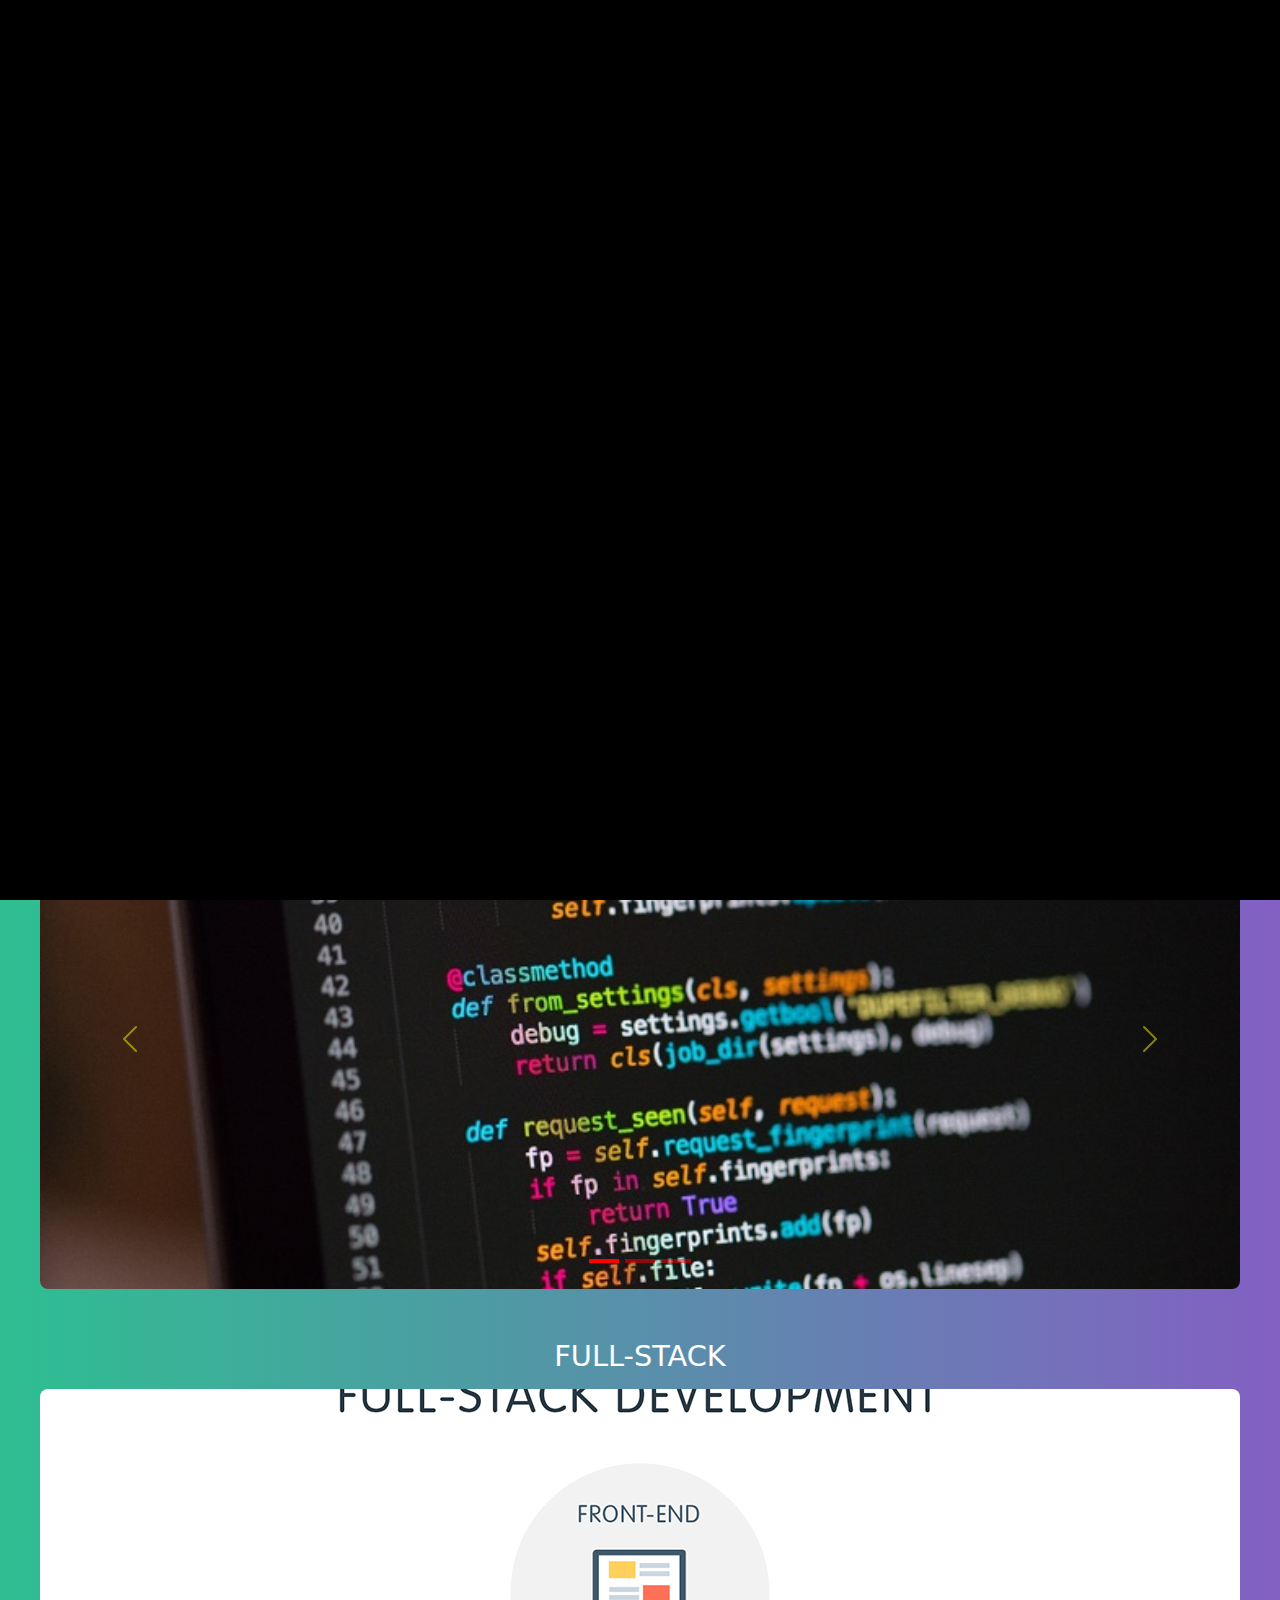
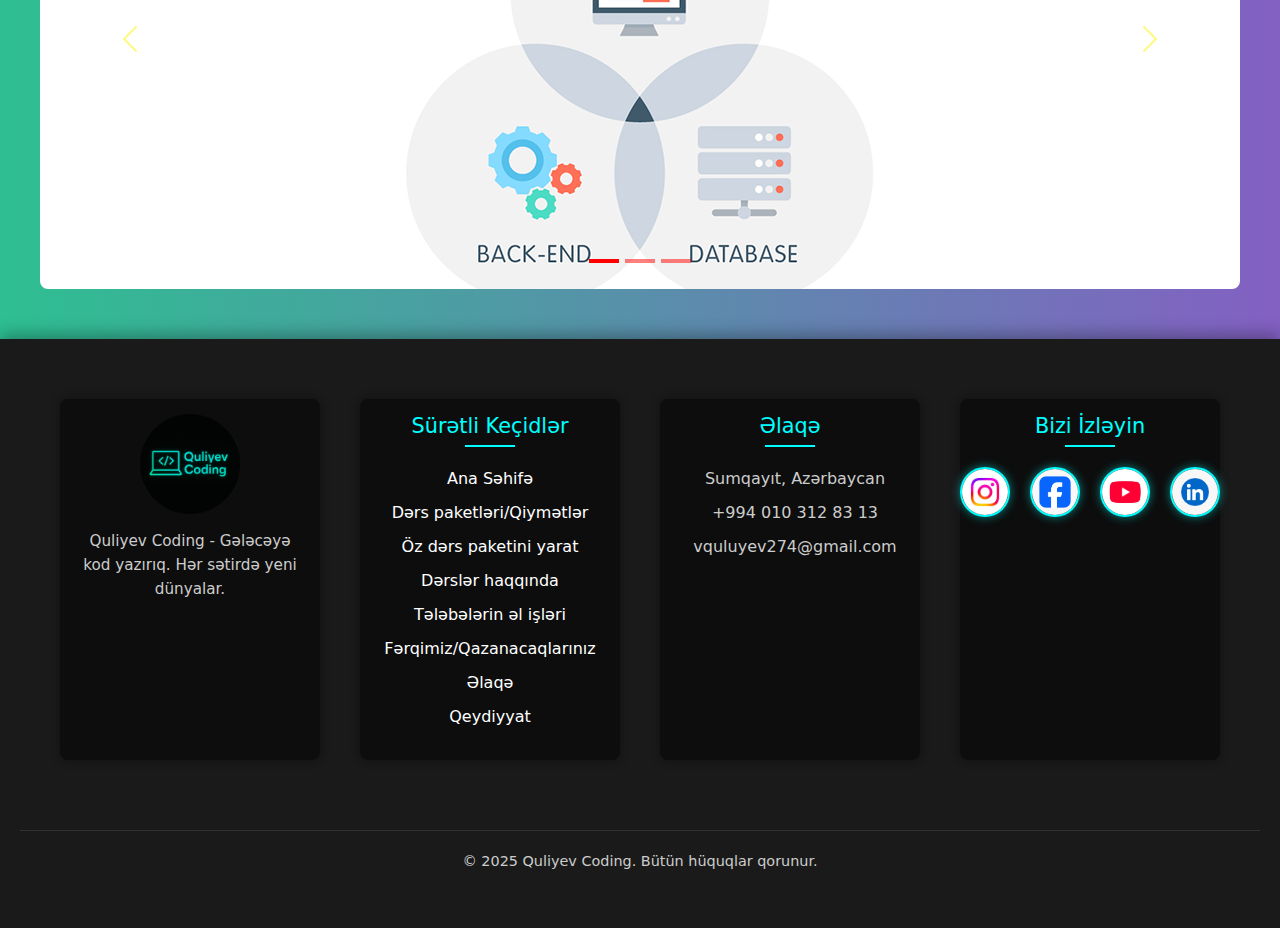
<file: HTML/index.html>
<!DOCTYPE html>
<html lang="en">

<head>
    <meta charset="UTF-8">
    <meta name="viewport" content="width=device-width, initial-scale=1.0">
    <title>quliyev_coding</title>
    <link href="https://cdn.jsdelivr.net/npm/bootstrap@5.3.3/dist/css/bootstrap.min.css" rel="stylesheet"
        integrity="sha384-QWTKZyjpPEjISv5WaRU9OFeRpok6YctnYmDr5pNlyT2bRjXh0JMhjY6hW+ALEwIH" crossorigin="anonymous">
    <link rel="stylesheet" href="../CSS/style.css">
    <link rel="shortcut icon" href="../images/logo.jpeg" type="image/x-jpeg">
</head>

<body>

    <!--* intro animation hissəsi -->

    <div id="intro-animation-container">
        <div class="intro-content">
            <div class="intro-yazi1">Gələcəyə Kod Yazırıq</div>
            <div class="intro-yazi2">Hər Sətirdə Yeni Dünyalar</div>
        </div>
    </div>


    <!--* header hissəsi -->

    <header>
        <img src="../images/logo.jpeg" alt="Logo" class="logo">
        <h1>quliyev_coding</h1>

        <div class="menu-toggle" id="mobile-menu">
            <span class="bar"></span>
            <span class="bar"></span>
            <span class="bar"></span>
        </div>

        <nav class="main-nav">
            <ul class="nav">
                <li class="nav-item"><a href="../HTML/index.html" class="nav-link">Ana Səhifə</a></li>
                <li class="nav-item"><a href="../HTML/lesson_packs.html" class="nav-link">Dərs paketləri/Qiymətlər</a>
                </li>
                <li class="nav-item"><a href="../HTML/choose_lesson_package.html" class="nav-link">Öz dərs paketini
                        yarat</a></li>
                <li class="nav-item"><a href="../HTML/about_lessons.html" class="nav-link">Dərslər haqqında</a></li>
                <li class="nav-item"><a href="../HTML/students.html" class="nav-link">Tələbələrin əl işləri</a></li>
                <li class="nav-item"><a href="../HTML/difference_gain.html"
                        class="nav-link">Fərqimiz/Qazanacaqlarınız</a></li>
                <li class="nav-item"><a href="../HTML/contact.html" class="nav-link">Əlaqə</a></li>
                <li class="nav-item"><a href="../HTML/form.html" class="nav-link">Qeydiyyat</a></li>
            </ul>
        </nav>


        <!--* hamburger menu hissəsi -->

        <nav class="mobile-nav">
            <div class="close-btn" id="close-menu">&times;</div>
            <ul class="mobile-menu-list">
                <li class="nav-item active"><a href="../HTML/index.html" class="nav-link">Ana Səhifə</a></li>
                <li class="nav-item"><a href="../HTML/lesson_packs.html" class="nav-link">Dərs paketləri/Qiymətlər</a>
                </li>
                <li class="nav-item"><a href="../HTML/choose_lesson_package.html" class="nav-link">Öz dərs paketini
                        yarat</a></li>
                <li class="nav-item"><a href="../HTML/about_lessons.html" class="nav-link">Dərslər haqqında</a></li>
                <li class="nav-item"><a href="../HTML/students.html" class="nav-link">Tələbələrin əl işləri</a></li>
                <li class="nav-item"><a href="../HTML/difference_gain.html"
                        class="nav-link">Fərqimiz/Qazanacaqlarınız</a></li>
                <li class="nav-item"><a href="../HTML/contact.html" class="nav-link">Əlaqə</a></li>
                <li class="nav-item"><a href="../HTML/form.html" class="nav-link">Qeydiyyat</a></li>
            </ul>
        </nav>
    </header>


    <!--* karusel hissəsi -->

    <div class="front-end-carousel">
        <h3><a href="../HTML/lesson_packs.html#front-end">FRONT-END</a></h3>

        <div id="carouselFrontEnd" class="carousel slide" data-bs-ride="carousel" data-bs-interval="3000"
            data-bs-pause="false">
            <div class="carousel-indicators">
                <button type="button" data-bs-target="#carouselFrontEnd" data-bs-slide-to="0" class="active"
                    aria-current="true" aria-label="Slide 1"></button>
                <button type="button" data-bs-target="#carouselFrontEnd" data-bs-slide-to="1"
                    aria-label="Slide 2"></button>
                <button type="button" data-bs-target="#carouselFrontEnd" data-bs-slide-to="2"
                    aria-label="Slide 3"></button>
            </div>
            <div class="carousel-inner">
                <div class="carousel-item active">
                    <img class="d-block w-100" src="../images/front-end-1.png" alt="First slide">
                </div>
                <div class="carousel-item">
                    <img class="d-block w-100" src="../images/front-end-2.png" alt="Second slide">
                </div>
                <div class="carousel-item">
                    <img class="d-block w-100" src="../images/front-end-3.png" alt="Third slide">
                </div>
            </div>
            <button class="carousel-control-prev" type="button" data-bs-target="#carouselFrontEnd" data-bs-slide="prev">
                <span class="carousel-control-prev-icon" aria-hidden="true"></span>
                <span class="visually-hidden">Previous</span> </button>
            <button class="carousel-control-next" type="button" data-bs-target="#carouselFrontEnd" data-bs-slide="next">
                <span class="carousel-control-next-icon" aria-hidden="true"></span>
                <span class="visually-hidden">Next</span> </button>
        </div>
    </div>

    <div class="back-end-carousel">
        <h3><a href="../HTML/lesson_packs.html#back-end">BACK-END</a></h3>

        <div id="carouselBackEnd" class="carousel slide" data-bs-ride="carousel" data-bs-interval="3000"
            data-bs-pause="false">
            <div class="carousel-indicators">
                <button type="button" data-bs-target="#carouselBackEnd" data-bs-slide-to="0" class="active"
                    aria-current="true" aria-label="Slide 1"></button>
                <button type="button" data-bs-target="#carouselBackEnd" data-bs-slide-to="1"
                    aria-label="Slide 2"></button>
                <button type="button" data-bs-target="#carouselBackEnd" data-bs-slide-to="2"
                    aria-label="Slide 3"></button>
            </div>
            <div class="carousel-inner">
                <div class="carousel-item active">
                    <img class="d-block w-100" src="../images/back-end-1.jpg" alt="First slide">
                </div>
                <div class="carousel-item">
                    <img class="d-block w-100" src="../images/back-end-2.jpeg" alt="Second slide">
                </div>
                <div class="carousel-item">
                    <img class="d-block w-100" src="../images/back-end-3.jpeg" alt="Third slide">
                </div>
            </div>
            <button class="carousel-control-prev" type="button" data-bs-target="#carouselBackEnd" data-bs-slide="prev">
                <span class="carousel-control-prev-icon" aria-hidden="true"></span>
                <span class="visually-hidden">Previous</span> </button>
            <button class="carousel-control-next" type="button" data-bs-target="#carouselBackEnd" data-bs-slide="next">
                <span class="carousel-control-next-icon" aria-hidden="true"></span>
                <span class="visually-hidden">Next</span> </button>
        </div>

    </div>

    <div class="full-stack-carousel">

        <h3><a href="../HTML/lesson_packs.html#full-stack">FULL-STACK</a></h3>

        <div id="carouselFullStack" class="carousel slide" data-bs-ride="carousel" data-bs-interval="3000"
            data-bs-pause="false">
            <div class="carousel-indicators">
                <button type="button" data-bs-target="#carouselFullStack" data-bs-slide-to="0" class="active"
                    aria-current="true" aria-label="Slide 1"></button>
                <button type="button" data-bs-target="#carouselFullStack" data-bs-slide-to="1"
                    aria-label="Slide 2"></button>
                <button type="button" data-bs-target="#carouselFullStack" data-bs-slide-to="2"
                    aria-label="Slide 3"></button>
            </div>
            <div class="carousel-inner">
                <div class="carousel-item active">
                    <img class="d-block w-100" src="../images/full-stack-1.png" alt="First slide">
                </div>
                <div class="carousel-item">
                    <img class="d-block w-100" src="../images/full-stack2.png" alt="Second slide">
                </div>
                <div class="carousel-item">
                    <img class="d-block w-100" src="../images/full-stack-3.png" alt="Third slide">
                </div>
            </div>
            <button class="carousel-control-prev" type="button" data-bs-target="#carouselFullStack"
                data-bs-slide="prev">
                <span class="carousel-control-prev-icon" aria-hidden="true"></span>
                <span class="visually-hidden">Previous</span> </button>
            <button class="carousel-control-next" type="button" data-bs-target="#carouselFullStack"
                data-bs-slide="next">
                <span class="carousel-control-next-icon" aria-hidden="true"></span>
                <span class="visually-hidden">Next</span> </button>
        </div>

    </div>


    <!--* footer hissəsi -->

    <footer>

        <!--* yuxarı çıx hissəsi -->
        <a href="#" class="go-upstairs" style="display: none;">Yuxarı çıx</a>

        <div class="footer-content">
            <div class="footer-about">
                <img src="../images/logo.jpeg" alt="Loqo" class="footer-logo">
                <p>Quliyev Coding - Gələcəyə kod yazırıq. Hər sətirdə yeni dünyalar.</p>
            </div>

            <div class="footer-links">
                <h4>Sürətli Keçidlər</h4>
                <ul>
                    <li><a href="index.html">Ana Səhifə</a></li>
                    <li><a href="../HTML/lesson_packs.html">Dərs paketləri/Qiymətlər</a></li>
                    <li><a href="../HTML/choose_lesson_package.html">Öz dərs paketini yarat</a></li>
                    <li><a href="../HTML/about_lessons.html">Dərslər haqqında</a></li>
                    <li><a href="../HTML/students.html">Tələbələrin əl işləri</a></li>
                    <li><a href="../HTML/difference_gain.html">Fərqimiz/Qazanacaqlarınız</a></li>
                    <li><a href="../HTML/contact.html">Əlaqə</a></li>
                    <li><a href="../HTML/form.html">Qeydiyyat</a></li>
                </ul>
            </div>

            <div class="footer-contact">
                <h4>Əlaqə</h4>
                <p><i class="fas fa-map-marker-alt"></i>Sumqayıt, Azərbaycan</p>
                <p><i class="fas fa-phone"></i>+994 010 312 83 13 </p>
                <p><i class="fas fa-envelope"></i>vquluyev274@gmail.com</p>
            </div>

            <div class="footer-social">
                <h4>Bizi İzləyin</h4>
                <div class="sosial-media">
                    <a href="#"><img src="../images/instagram.jpg" alt="İnstagram"></a>
                    <a href="#"><img src="../images/facebook.png" alt="Facebook"></a>
                    <a href="#"><img src="../images/youtube.png" alt="YouTube"></a>
                    <a href="#"><img src="../images/linkedin.png" alt="LinkedIn"></a>
                </div>
            </div>
        </div>

        <div class="footer-bottom">
            <p>&copy; 2025 Quliyev Coding. Bütün hüquqlar qorunur.</p>
        </div>
    </footer>

    <!-- <script src=" https://code.jquery.com/jquery-3.4.1.slim.min.js"
        integrity="sha384-J6qa4849blE2+poT4WnyKhv5vZF5SrPo0iEjwBvKU7imGFAV0wwj1yYfoRSJoZ+n"
        crossorigin="anonymous"></script> -->
    <script src="https://cdnjs.cloudflare.com/ajax/libs/jquery/3.7.1/jquery.min.js"></script>
    <script src="https://cdn.jsdelivr.net/npm/popper.js@1.16.0/dist/umd/popper.min.js"
        integrity="sha384-Q6E9RHvbIyZFJoft+2mJbHaEWldlvI9IOYy5n3zV9zzTtmI3UksdQRVvoxMfooAo"
        crossorigin="anonymous"></script>
    <script src="https://cdn.jsdelivr.net/npm/bootstrap@5.3.3/dist/js/bootstrap.bundle.min.js"
        integrity="sha384-YvpcrYf0tY3lHB60NNkmXc5s9fDVZLESaAA55NDzOxhy9GkcIdslK1eN7N6jIeHz"
        crossorigin="anonymous"></script>
    <script src="../JS/index.js"></script>
</body>

</html>
</file>
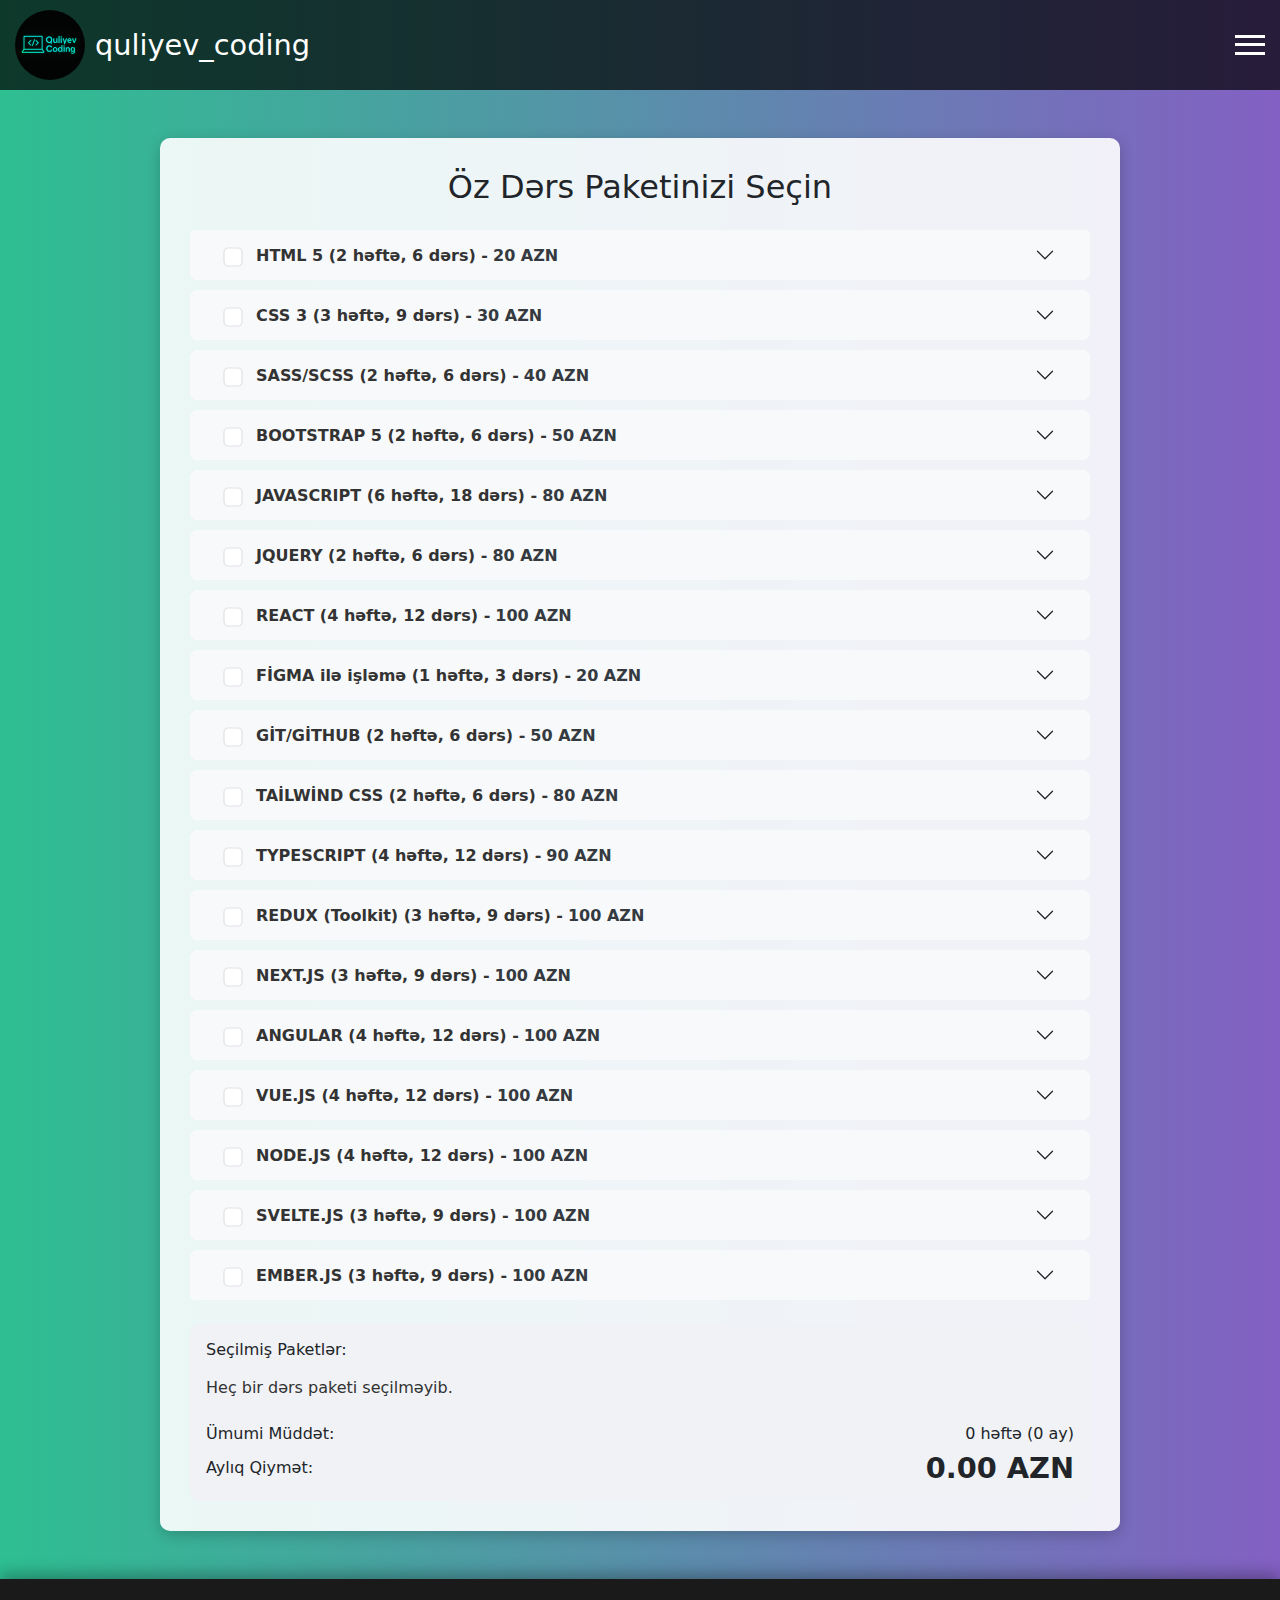
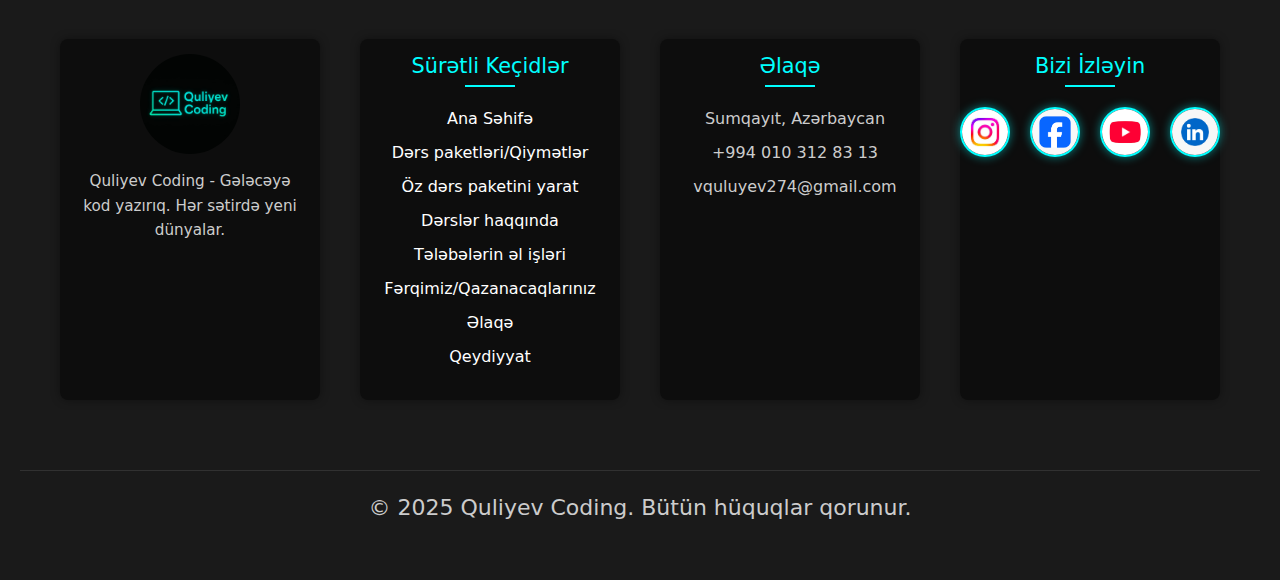
<file: HTML/choose_lesson_package.html>
<!DOCTYPE html>
<html lang="en">

<head>
    <meta charset="UTF-8">
    <meta name="viewport" content="width=device-width, initial-scale=1.0">
    <title>quliyev_coding</title>
    <link href="https://cdn.jsdelivr.net/npm/bootstrap@5.3.3/dist/css/bootstrap.min.css" rel="stylesheet"
        integrity="sha384-QWTKZyjpPEjISv5WaRU9OFeRpok6YctnYmDr5pNlyT2bRjXh0JMhjY6hW+ALEwIH" crossorigin="anonymous">
    <link rel="stylesheet" href="../CSS/choose_lesson_package.css">
    <link rel="shortcut icon" href="../images/logo.jpeg" type="image/x-jpeg">
</head>

<body>

    <!--* header hissəsi -->

    <header>
        <img src="../images/logo.jpeg" alt="Logo" class="logo">
        <h1>quliyev_coding</h1>

        <div class="menu-toggle" id="mobile-menu">
            <span class="bar"></span>
            <span class="bar"></span>
            <span class="bar"></span>
        </div>

        <nav class="main-nav">
            <ul class="nav">
                <li class="nav-item"><a href="../HTML/index.html" class="nav-link">Ana Səhifə</a></li>
                <li class="nav-item"><a href="../HTML/lesson_packs.html" class="nav-link">Dərs paketləri/Qiymətlər</a>
                </li>
                <li class="nav-item"><a href="../HTML/choose_lesson_package.html" class="nav-link">Öz dərs paketini
                        yarat</a></li>
                <li class="nav-item"><a href="../HTML/about_lessons.html" class="nav-link">Dərslər haqqında</a></li>
                <li class="nav-item"><a href="../HTML/students.html" class="nav-link">Tələbələrin əl işləri</a></li>
                <li class="nav-item"><a href="../HTML/difference_gain.html"
                        class="nav-link">Fərqimiz/Qazanacaqlarınız</a></li>
                <li class="nav-item"><a href="../HTML/contact.html" class="nav-link">Əlaqə</a></li>
                <li class="nav-item"><a href="../HTML/form.html" class="nav-link">Qeydiyyat</a></li>
            </ul>
        </nav>


        <!--* hamburger menu hissəsi -->

        <nav class="mobile-nav">
            <div class="close-btn" id="close-menu">&times;</div>
            <ul class="mobile-menu-list">
                <li class="nav-item active"><a href="../HTML/index.html" class="nav-link">Ana Səhifə</a></li>
                <li class="nav-item"><a href="../HTML/lesson_packs.html" class="nav-link">Dərs paketləri/Qiymətlər</a>
                </li>
                <li class="nav-item"><a href="../HTML/choose_lesson_package.html" class="nav-link">Öz dərs paketini
                        yarat</a></li>
                <li class="nav-item"><a href="../HTML/about_lessons.html" class="nav-link">Dərslər haqqında</a></li>
                <li class="nav-item"><a href="../HTML/students.html" class="nav-link">Tələbələrin əl işləri</a></li>
                <li class="nav-item"><a href="../HTML/difference_gain.html"
                        class="nav-link">Fərqimiz/Qazanacaqlarınız</a></li>
                <li class="nav-item"><a href="../HTML/contact.html" class="nav-link">Əlaqə</a></li>
                <li class="nav-item"><a href="../HTML/form.html" class="nav-link">Qeydiyyat</a></li>
            </ul>
        </nav>
    </header>


    <!--* main hissəsi -->

    <div class="d-flex justify-content-center align-items-center min-vh-100">

        <div class="container my-5 col-12 col-sm-10 col-md-8 col-lg-9">
            <h2 class="mb-4 text-center text-dark"> Öz Dərs Paketinizi Seçin</h2>
            <div class="accordion" id="lessonPackageAccordion">

                <div class="accordion-item">
                    <h2 class="accordion-header" id="headingHTML">
                        <button class="accordion-button collapsed" type="button" data-bs-toggle="collapse"
                            data-bs-target="#collapseHTML" aria-expanded="false" aria-controls="collapseHTML">
                            <input class="form-check-input me-2 lesson-checkbox" type="checkbox" id="checkboxHTML"
                                data-lesson="HTML 5" data-price="20" data-weeks="2" data-lessons-count="6">
                            <label class="form-check-label" for="checkboxHTML">
                                HTML 5 (2 həftə, 6 dərs) - <span class="price-info">20 AZN</span>
                            </label>
                        </button>
                    </h2>
                    <div id="collapseHTML" class="accordion-collapse collapse" aria-labelledby="headingHTML"
                        data-bs-parent="#lessonPackageAccordion">
                        <div class="accordion-body">
                            <strong>HTML 5</strong> internet səhifələrinin strukturunu yaratmaq üçün istifadə olunan
                            standart
                            işarələmə dilidir. Veb inkişafının təməlidir.
                        </div>
                    </div>
                </div>

                <div class="accordion-item">
                    <h2 class="accordion-header" id="headingCSS">
                        <button class="accordion-button collapsed" type="button" data-bs-toggle="collapse"
                            data-bs-target="#collapseCSS" aria-expanded="false" aria-controls="collapseCSS">
                            <input class="form-check-input me-2 lesson-checkbox" type="checkbox" id="checkboxCSS"
                                data-lesson="CSS 3" data-price="30" data-weeks="3" data-lessons-count="9">
                            <label class="form-check-label" for="checkboxCSS">
                                CSS 3 (3 həftə, 9 dərs) - <span class="price-info">30 AZN</span>
                            </label>
                        </button>
                    </h2>
                    <div id="collapseCSS" class="accordion-collapse collapse" aria-labelledby="headingCSS"
                        data-bs-parent="#lessonPackageAccordion">
                        <div class="accordion-body">
                            <strong>CSS 3</strong> (Cascading Style Sheets) veb səhifələrinin görünüşünü və formatını
                            təyin
                            etmək üçün istifadə olunur. Dizaynı HTML-dən ayırır.
                        </div>
                    </div>
                </div>

                <div class="accordion-item">
                    <h2 class="accordion-header" id="headingSASS">
                        <button class="accordion-button collapsed" type="button" data-bs-toggle="collapse"
                            data-bs-target="#collapseSASS" aria-expanded="false" aria-controls="collapseSASS">
                            <input class="form-check-input me-2 lesson-checkbox" type="checkbox" id="checkboxSASS"
                                data-lesson="SASS/SCSS" data-price="40" data-weeks="2" data-lessons-count="6">
                            <label class="form-check-label" for="checkboxSASS">
                                SASS/SCSS (2 həftə, 6 dərs) - <span class="price-info">40 AZN</span>
                            </label>
                        </button>
                    </h2>
                    <div id="collapseSASS" class="accordion-collapse collapse" aria-labelledby="headingSASS"
                        data-bs-parent="#lessonPackageAccordion">
                        <div class="accordion-body">
                            <strong>SASS/SCSS</strong> CSS preprocessorlarıdır. CSS kodunu daha effektiv və təşkilatlı
                            yazmaq üçün dəyişənlər, funksiyalar və nesting kimi imkanlar təklif edir.
                        </div>
                    </div>
                </div>

                <div class="accordion-item">
                    <h2 class="accordion-header" id="headingBootstrap">
                        <button class="accordion-button collapsed" type="button" data-bs-toggle="collapse"
                            data-bs-target="#collapseBootstrap" aria-expanded="false" aria-controls="collapseBootstrap">
                            <input class="form-check-input me-2 lesson-checkbox" type="checkbox" id="checkboxBootstrap"
                                data-lesson="BOOTSTRAP 5" data-price="50" data-weeks="2" data-lessons-count="6">
                            <label class="form-check-label" for="checkboxBootstrap">
                                BOOTSTRAP 5 (2 həftə, 6 dərs) - <span class="price-info">50 AZN</span>
                            </label>
                        </button>
                    </h2>
                    <div id="collapseBootstrap" class="accordion-collapse collapse" aria-labelledby="headingBootstrap"
                        data-bs-parent="#lessonPackageAccordion">
                        <div class="accordion-body">
                            <strong>Bootstrap 5</strong> veb saytları və veb proqramlarını tez və asanlıqla yaratmaq
                            üçün
                            pulsuz bir ön-uç çərçivəsidir. Responsive dizayn üçün geniş komponentlər təklif edir.
                        </div>
                    </div>
                </div>

                <div class="accordion-item">
                    <h2 class="accordion-header" id="headingJavaScript">
                        <button class="accordion-button collapsed" type="button" data-bs-toggle="collapse"
                            data-bs-target="#collapseJavaScript" aria-expanded="false"
                            aria-controls="collapseJavaScript">
                            <input class="form-check-input me-2 lesson-checkbox" type="checkbox" id="checkboxJavaScript"
                                data-lesson="JAVASCRIPT (ES 5, ES 6, ES 7)" data-price="80" data-weeks="6"
                                data-lessons-count="18">
                            <label class="form-check-label" for="checkboxJavaScript">
                                JAVASCRIPT (6 həftə, 18 dərs) - <span class="price-info">80
                                    AZN</span>
                            </label>
                        </button>
                    </h2>
                    <div id="collapseJavaScript" class="accordion-collapse collapse" aria-labelledby="headingJavaScript"
                        data-bs-parent="#lessonPackageAccordion">
                        <div class="accordion-body">
                            <strong>JavaScript</strong> veb səhifələrinə interaktivlik əlavə etmək üçün istifadə olunan
                            proqramlaşdırma dilidir. Dinamik veb məzmunu yaratmağa imkan verir.
                        </div>
                    </div>
                </div>

                <div class="accordion-item">
                    <h2 class="accordion-header" id="headingjQuery">
                        <button class="accordion-button collapsed" type="button" data-bs-toggle="collapse"
                            data-bs-target="#collapsejQuery" aria-expanded="false" aria-controls="collapsejQuery">
                            <input class="form-check-input me-2 lesson-checkbox" type="checkbox" id="checkboxjQuery"
                                data-lesson="JQUERY" data-price="80" data-weeks="2" data-lessons-count="6">
                            <label class="form-check-label" for="checkboxjQuery">
                                JQUERY (2 həftə, 6 dərs) - <span class="price-info">80 AZN</span>
                            </label>
                        </button>
                    </h2>
                    <div id="collapsejQuery" class="accordion-collapse collapse" aria-labelledby="headingjQuery"
                        data-bs-parent="#lessonPackageAccordion">
                        <div class="accordion-body">
                            <strong>jQuery</strong> JavaScript-in sürətli, kiçik və zəngin xüsusiyyətlərə malik bir
                            kitabxanasıdır. DOM manipulyasiyasını, hadisə idarəetməsini və animasiyaları asanlaşdırır.
                        </div>
                    </div>
                </div>

                <div class="accordion-item">
                    <h2 class="accordion-header" id="headingReact">
                        <button class="accordion-button collapsed" type="button" data-bs-toggle="collapse"
                            data-bs-target="#collapseReact" aria-expanded="false" aria-controls="collapseReact">
                            <input class="form-check-input me-2 lesson-checkbox" type="checkbox" id="checkboxReact"
                                data-lesson="REACT" data-price="100" data-weeks="4" data-lessons-count="12">
                            <label class="form-check-label" for="checkboxReact">
                                REACT (4 həftə, 12 dərs) - <span class="price-info">100 AZN</span>
                            </label>
                        </button>
                    </h2>
                    <div id="collapseReact" class="accordion-collapse collapse" aria-labelledby="headingReact"
                        data-bs-parent="#lessonPackageAccordion">
                        <div class="accordion-body">
                            <strong>React</strong> interaktiv istifadəçi interfeysləri qurmaq üçün JavaScript
                            kitabxanasıdır. Komponentlərə əsaslanan arxitektura təklif edir.
                        </div>
                    </div>
                </div>

                <div class="accordion-item">
                    <h2 class="accordion-header" id="headingFigma">
                        <button class="accordion-button collapsed" type="button" data-bs-toggle="collapse"
                            data-bs-target="#collapseFigma" aria-expanded="false" aria-controls="collapseFigma">
                            <input class="form-check-input me-2 lesson-checkbox" type="checkbox" id="checkboxFigma"
                                data-lesson="FİGMA ilə işləmə bacarığı" data-price="20" data-weeks="1"
                                data-lessons-count="3">
                            <label class="form-check-label" for="checkboxFigma">
                                FİGMA ilə işləmə (1 həftə, 3 dərs) - <span class="price-info">20
                                    AZN</span>
                            </label>
                        </button>
                    </h2>
                    <div id="collapseFigma" class="accordion-collapse collapse" aria-labelledby="headingFigma"
                        data-bs-parent="#lessonPackageAccordion">
                        <div class="accordion-body">
                            <strong>Figma</strong> veb və mobil tətbiqlərin interfeys dizaynı üçün geniş istifadə olunan
                            bulud əsaslı alətdir.
                        </div>
                    </div>
                </div>

                <div class="accordion-item">
                    <h2 class="accordion-header" id="headingGit">
                        <button class="accordion-button collapsed" type="button" data-bs-toggle="collapse"
                            data-bs-target="#collapseGit" aria-expanded="false" aria-controls="collapseGit">
                            <input class="form-check-input me-2 lesson-checkbox" type="checkbox" id="checkboxGit"
                                data-lesson="GİT/GİTHUB" data-price="50" data-weeks="2" data-lessons-count="6">
                            <label class="form-check-label" for="checkboxGit">
                                GİT/GİTHUB (2 həftə, 6 dərs) - <span class="price-info">50 AZN</span>
                            </label>
                        </button>
                    </h2>
                    <div id="collapseGit" class="accordion-collapse collapse" aria-labelledby="headingGit"
                        data-bs-parent="#lessonPackageAccordion">
                        <div class="accordion-body">
                            <strong>Git</strong> versiya nəzarət sistemi, <strong>GitHub</strong> isə Git
                            repozitoriyalarını host edən platformadır.
                        </div>
                    </div>
                </div>

                <div class="accordion-item">
                    <h2 class="accordion-header" id="headingTailwind">
                        <button class="accordion-button collapsed" type="button" data-bs-toggle="collapse"
                            data-bs-target="#collapseTailwind" aria-expanded="false" aria-controls="collapseTailwind">
                            <input class="form-check-input me-2 lesson-checkbox" type="checkbox" id="checkboxTailwind"
                                data-lesson="TAİLWİND CSS" data-price="80" data-weeks="2" data-lessons-count="6">
                            <label class="form-check-label" for="checkboxTailwind">
                                TAİLWİND CSS (2 həftə, 6 dərs) - <span class="price-info">80 AZN</span>
                            </label>
                        </button>
                    </h2>
                    <div id="collapseTailwind" class="accordion-collapse collapse" aria-labelledby="headingTailwind"
                        data-bs-parent="#lessonPackageAccordion">
                        <div class="accordion-body">
                            <strong>Tailwind CSS</strong> sürətli UI inkişafı üçün utility-first CSS çərçivəsidir.
                        </div>
                    </div>
                </div>

                <div class="accordion-item">
                    <h2 class="accordion-header" id="headingTypeScript">
                        <button class="accordion-button collapsed" type="button" data-bs-toggle="collapse"
                            data-bs-target="#collapseTypeScript" aria-expanded="false"
                            aria-controls="collapseTypeScript">
                            <input class="form-check-input me-2 lesson-checkbox" type="checkbox" id="checkboxTypeScript"
                                data-lesson="TYPESCRIPT" data-price="90" data-weeks="4" data-lessons-count="12">
                            <label class="form-check-label" for="checkboxTypeScript">
                                TYPESCRIPT (4 həftə, 12 dərs) - <span class="price-info">90 AZN</span>
                            </label>
                        </button>
                    </h2>
                    <div id="collapseTypeScript" class="accordion-collapse collapse" aria-labelledby="headingTypeScript"
                        data-bs-parent="#lessonPackageAccordion">
                        <div class="accordion-body">
                            <strong>TypeScript</strong> JavaScript-in tipi güclü üst dəstidir. Böyük miqyaslı
                            tətbiqlərin inkişafını asanlaşdırır.
                        </div>
                    </div>
                </div>

                <div class="accordion-item">
                    <h2 class="accordion-header" id="headingRedux">
                        <button class="accordion-button collapsed" type="button" data-bs-toggle="collapse"
                            data-bs-target="#collapseRedux" aria-expanded="false" aria-controls="collapseRedux">
                            <input class="form-check-input me-2 lesson-checkbox" type="checkbox" id="checkboxRedux"
                                data-lesson="REDUX (Toolkit)" data-price="100" data-weeks="3" data-lessons-count="9">
                            <label class="form-check-label" for="checkboxRedux">
                                REDUX (Toolkit) (3 həftə, 9 dərs) - <span class="price-info">100 AZN</span>
                            </label>
                        </button>
                    </h2>
                    <div id="collapseRedux" class="accordion-collapse collapse" aria-labelledby="headingRedux"
                        data-bs-parent="#lessonPackageAccordion">
                        <div class="accordion-body">
                            <strong>Redux Toolkit</strong> JavaScript tətbiqləri üçün proqnozlaşdırılan vəziyyət
                            konteyneridir. Vəziyyət idarəçiliyini asanlaşdırır.
                        </div>
                    </div>
                </div>

                <div class="accordion-item">
                    <h2 class="accordion-header" id="headingNextJS">
                        <button class="accordion-button collapsed" type="button" data-bs-toggle="collapse"
                            data-bs-target="#collapseNextJS" aria-expanded="false" aria-controls="collapseNextJS">
                            <input class="form-check-input me-2 lesson-checkbox" type="checkbox" id="checkboxNextJS"
                                data-lesson="NEXT.JS" data-price="100" data-weeks="3" data-lessons-count="9">
                            <label class="form-check-label" for="checkboxNextJS">
                                NEXT.JS (3 həftə, 9 dərs) - <span class="price-info">100 AZN</span>
                            </label>
                        </button>
                    </h2>
                    <div id="collapseNextJS" class="accordion-collapse collapse" aria-labelledby="headingNextJS"
                        data-bs-parent="#lessonPackageAccordion">
                        <div class="accordion-body">
                            <strong>Next.js</strong> React üçün açıq mənbəli veb çərçivəsidir. Server-side rendering
                            (SSR) və static site generation (SSG) dəstəkləyir.
                        </div>
                    </div>
                </div>

                <div class="accordion-item">
                    <h2 class="accordion-header" id="headingAngular">
                        <button class="accordion-button collapsed" type="button" data-bs-toggle="collapse"
                            data-bs-target="#collapseAngular" aria-expanded="false" aria-controls="collapseAngular">
                            <input class="form-check-input me-2 lesson-checkbox" type="checkbox" id="checkboxAngular"
                                data-lesson="ANGULAR" data-price="100" data-weeks="4" data-lessons-count="12">
                            <label class="form-check-label" for="checkboxAngular">
                                ANGULAR (4 həftə, 12 dərs) - <span class="price-info">100 AZN</span>
                            </label>
                        </button>
                    </h2>
                    <div id="collapseAngular" class="accordion-collapse collapse" aria-labelledby="headingAngular"
                        data-bs-parent="#lessonPackageAccordion">
                        <div class="accordion-body">
                            <strong>Angular</strong> Google tərəfindən idarə olunan TypeScript əsaslı veb tətbiq
                            çərçivəsidir.
                        </div>
                    </div>
                </div>

                <div class="accordion-item">
                    <h2 class="accordion-header" id="headingVueJS">
                        <button class="accordion-button collapsed" type="button" data-bs-toggle="collapse"
                            data-bs-target="#collapseVueJS" aria-expanded="false" aria-controls="collapseVueJS">
                            <input class="form-check-input me-2 lesson-checkbox" type="checkbox" id="checkboxVueJS"
                                data-lesson="VUE.JS" data-price="100" data-weeks="4" data-lessons-count="12">
                            <label class="form-check-label" for="checkboxVueJS">
                                VUE.JS (4 həftə, 12 dərs) - <span class="price-info">100 AZN</span>
                            </label>
                        </button>
                    </h2>
                    <div id="collapseVueJS" class="accordion-collapse collapse" aria-labelledby="headingVueJS"
                        data-bs-parent="#lessonPackageAccordion">
                        <div class="accordion-body">
                            <strong>Vue.js</strong> interaktiv veb interfeysləri qurmaq üçün proqressiv JavaScript
                            çərçivəsidir.
                        </div>
                    </div>
                </div>

                <div class="accordion-item">
                    <h2 class="accordion-header" id="headingNodeJS">
                        <button class="accordion-button collapsed" type="button" data-bs-toggle="collapse"
                            data-bs-target="#collapseNodeJS" aria-expanded="false" aria-controls="collapseNodeJS">
                            <input class="form-check-input me-2 lesson-checkbox" type="checkbox" id="checkboxNodeJS"
                                data-lesson="NODE.JS" data-price="100" data-weeks="4" data-lessons-count="12">
                            <label class="form-check-label" for="checkboxNodeJS">
                                NODE.JS (4 həftə, 12 dərs) - <span class="price-info">100 AZN</span>
                            </label>
                        </button>
                    </h2>
                    <div id="collapseNodeJS" class="accordion-collapse collapse" aria-labelledby="headingNodeJS"
                        data-bs-parent="#lessonPackageAccordion">
                        <div class="accordion-body">
                            <strong>Node.js</strong> veb tətbiqləri yaratmaq üçün JavaScript run-time mühitidir.
                        </div>
                    </div>
                </div>

                <div class="accordion-item">
                    <h2 class="accordion-header" id="headingSvelteJS">
                        <button class="accordion-button collapsed" type="button" data-bs-toggle="collapse"
                            data-bs-target="#collapseSvelteJS" aria-expanded="false" aria-controls="collapseSvelteJS">
                            <input class="form-check-input me-2 lesson-checkbox" type="checkbox" id="checkboxSvelteJS"
                                data-lesson="SVELTE.JS" data-price="100" data-weeks="3" data-lessons-count="9">
                            <label class="form-check-label" for="checkboxSvelteJS">
                                SVELTE.JS (3 həftə, 9 dərs) - <span class="price-info">100 AZN</span>
                            </label>
                        </button>
                    </h2>
                    <div id="collapseSvelteJS" class="accordion-collapse collapse" aria-labelledby="headingSvelteJS"
                        data-bs-parent="#lessonPackageAccordion">
                        <div class="accordion-body">
                            <strong>Svelte.js</strong> UI komponentləri yaratmaq üçün müasir JavaScript çərçivəsidir.
                        </div>
                    </div>
                </div>

                <div class="accordion-item">
                    <h2 class="accordion-header" id="headingEmberJS">
                        <button class="accordion-button collapsed" type="button" data-bs-toggle="collapse"
                            data-bs-target="#collapseEmberJS" aria-expanded="false" aria-controls="collapseEmberJS">
                            <input class="form-check-input me-2 lesson-checkbox" type="checkbox" id="checkboxEmberJS"
                                data-lesson="EMBER.JS" data-price="100" data-weeks="3" data-lessons-count="9">
                            <label class="form-check-label" for="checkboxEmberJS">
                                EMBER.JS (3 həftə, 9 dərs) - <span class="price-info">100 AZN</span>
                            </label>
                        </button>
                    </h2>
                    <div id="collapseEmberJS" class="accordion-collapse collapse" aria-labelledby="headingEmberJS"
                        data-bs-parent="#lessonPackageAccordion">
                        <div class="accordion-body">
                            <strong>Ember.js</strong> veb tətbiqlər yaratmaq üçün məhsuldarlığa yönəlmiş JavaScript
                            çərçivəsidir.
                        </div>
                    </div>
                </div>

            </div>

            <div class="card mt-4 p-3 bg-light">
                <h5 class="card-title text-dark">Seçilmiş Paketlər:</h5>
                <ul id="selectedLessonsList" class="list-group list-group-flush">
                </ul>
                <div class="d-flex justify-content-between align-items-center mt-3">
                    <h4 class="mb-0 text-dark">Ümumi Müddət:</h4>
                    <h4 class="mb-0 text-dark" id="totalDuration">0 həftə (0 ay)</h4>
                </div>
                <div class="d-flex justify-content-between align-items-center mt-2">
                    <h4 class="mb-0 text-dark">Aylıq Qiymət:</h4>
                    <h4 class="mb-0 text-dark" id="totalPrice">0.00 AZN</h4>
                </div>
            </div>
        </div>
    </div>


    <!--* footer hissəsi -->

    <footer>

        <!--* yuxarı çıx hissəsi -->
        <a href="#" class="go-upstairs" style="display: none;">Yuxarı çıx</a>

        <div class="footer-content">
            <div class="footer-about">
                <img src="../images/logo.jpeg" alt="Loqo" class="footer-logo">
                <p>Quliyev Coding - Gələcəyə kod yazırıq. Hər sətirdə yeni dünyalar.</p>
            </div>

            <div class="footer-links">
                <h4>Sürətli Keçidlər</h4>
                <ul>
                    <li><a href="index.html">Ana Səhifə</a></li>
                    <li><a href="../HTML/lesson_packs.html">Dərs paketləri/Qiymətlər</a></li>
                    <li><a href="../HTML/choose_lesson_package.html">Öz dərs paketini yarat</a></li>
                    <li><a href="../HTML/about_lessons.html">Dərslər haqqında</a></li>
                    <li><a href="../HTML/students.html">Tələbələrin əl işləri</a></li>
                    <li><a href="../HTML/difference_gain.html">Fərqimiz/Qazanacaqlarınız</a></li>
                    <li><a href="../HTML/contact.html">Əlaqə</a></li>
                    <li><a href="../HTML/form.html">Qeydiyyat</a></li>
                </ul>
            </div>

            <div class="footer-contact">
                <h4>Əlaqə</h4>
                <p><i class="fas fa-map-marker-alt"></i>Sumqayıt, Azərbaycan</p>
                <p><i class="fas fa-phone"></i>+994 010 312 83 13 </p>
                <p><i class="fas fa-envelope"></i>vquluyev274@gmail.com</p>
            </div>

            <div class="footer-social">
                <h4>Bizi İzləyin</h4>
                <div class="sosial-media">
                    <a href="#"><img src="../images/instagram.jpg" alt="İnstagram"></a>
                    <a href="#"><img src="../images/facebook.png" alt="Facebook"></a>
                    <a href="#"><img src="../images/youtube.png" alt="YouTube"></a>
                    <a href="#"><img src="../images/linkedin.png" alt="LinkedIn"></a>
                </div>
            </div>
        </div>

        <div class="footer-bottom">
            <p>&copy; 2025 Quliyev Coding. Bütün hüquqlar qorunur.</p>
        </div>
    </footer>

    <!-- <script src=" https://code.jquery.com/jquery-3.4.1.slim.min.js"
        integrity="sha384-J6qa4849blE2+poT4WnyKhv5vZF5SrPo0iEjwBvKU7imGFAV0wwj1yYfoRSJoZ+n"
        crossorigin="anonymous"></script> -->
    <script src="https://cdnjs.cloudflare.com/ajax/libs/jquery/3.7.1/jquery.min.js"></script>
    <script src="https://cdn.jsdelivr.net/npm/popper.js@1.16.0/dist/umd/popper.min.js"
        integrity="sha384-Q6E9RHvbIyZFJoft+2mJbHaEWldlvI9IOYy5n3zV9zzTtmI3UksdQRVvoxMfooAo"
        crossorigin="anonymous"></script>
    <script src="https://cdn.jsdelivr.net/npm/bootstrap@5.3.3/dist/js/bootstrap.bundle.min.js"
        integrity="sha384-YvpcrYf0tY3lHB60NNkmXc5s9fDVZLESaAA55NDzOxhy9GkcIdslK1eN7N6jIeHz"
        crossorigin="anonymous"></script>
    <script src="../JS/choose_lesson_package.js"></script>
</body>

</html>
</file>
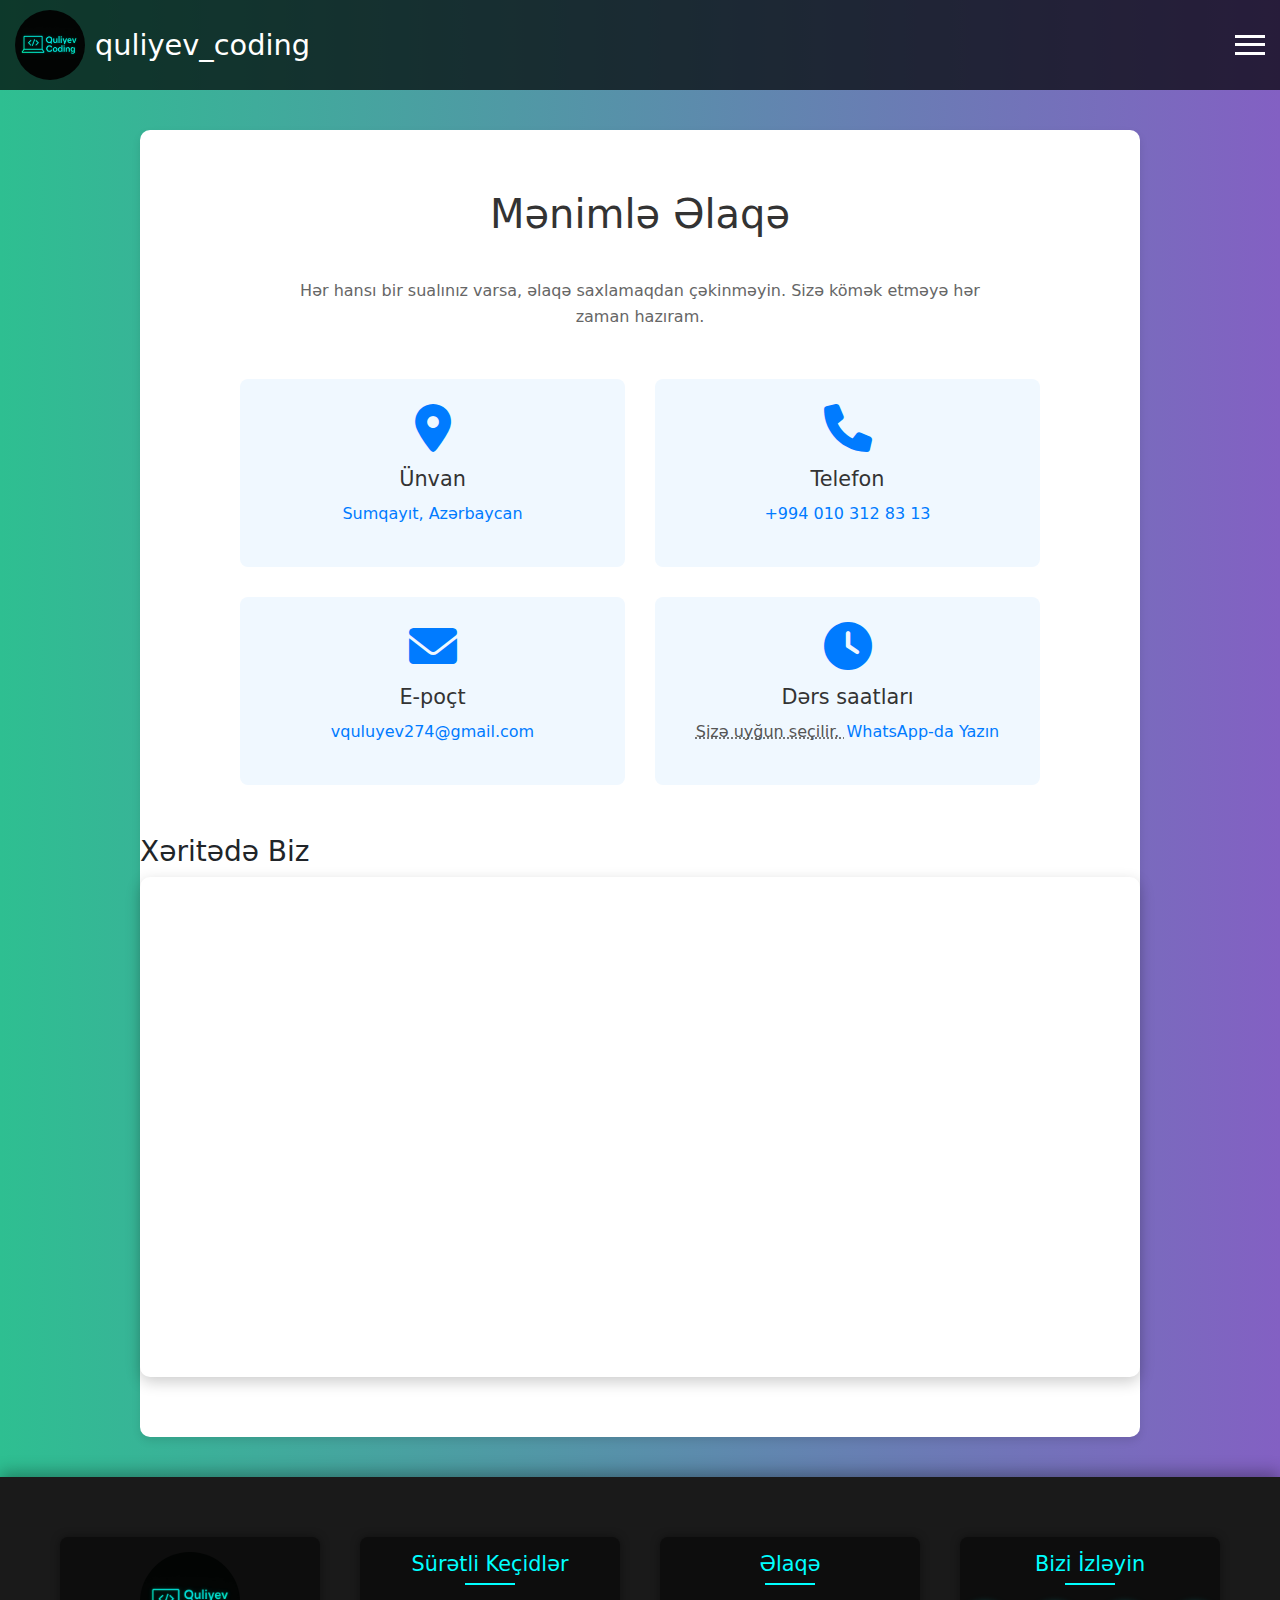
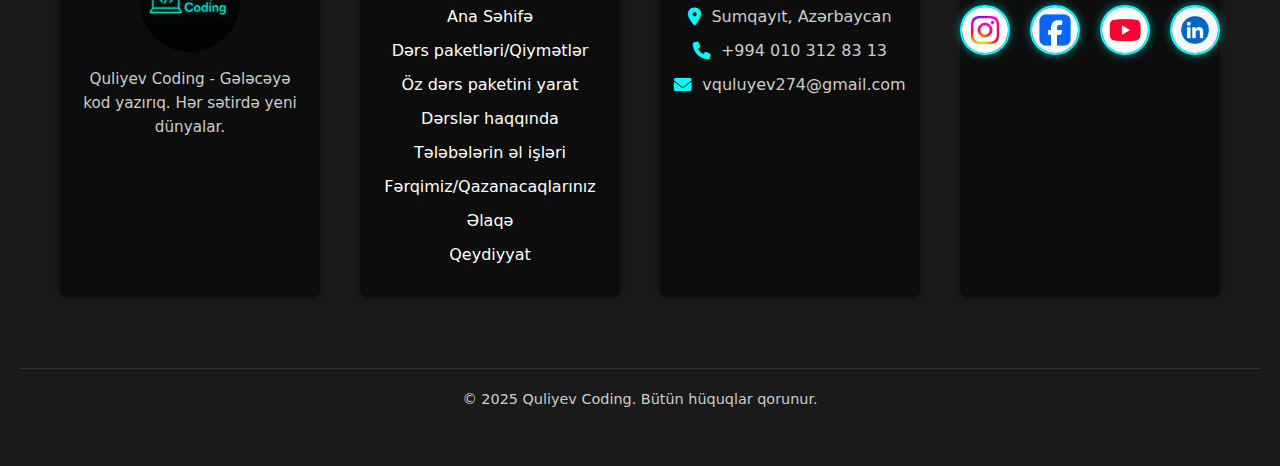
<file: HTML/contact.html>
<!DOCTYPE html>
<html lang="en">

<head>
    <meta charset="UTF-8">
    <meta name="viewport" content="width=device-width, initial-scale=1.0">
    <title>quliyev_coding</title>
    <link href="https://cdn.jsdelivr.net/npm/bootstrap@5.3.3/dist/css/bootstrap.min.css" rel="stylesheet"
        integrity="sha384-QWTKZyjpPEjISv5WaRU9OFeRpok6YctnYmDr5pNlyT2bRjXh0JMhjY6hW+ALEwIH" crossorigin="anonymous">
    <link rel="stylesheet" href="https://cdnjs.cloudflare.com/ajax/libs/font-awesome/6.0.0-beta3/css/all.min.css">
    <link rel="stylesheet" href="../CSS/contact.css">
    <link rel="shortcut icon" href="../images/logo.jpeg" type="image/x-jpeg">
</head>

<body>

    <!--* header hissəsi -->

    <header>
        <img src="../images/logo.jpeg" alt="Logo" class="logo">
        <h1>quliyev_coding</h1>

        <div class="menu-toggle" id="mobile-menu">
            <span class="bar"></span>
            <span class="bar"></span>
            <span class="bar"></span>
        </div>

        <nav class="main-nav">
            <ul class="nav">
                <li class="nav-item"><a href="../HTML/index.html" class="nav-link">Ana Səhifə</a></li>
                <li class="nav-item"><a href="../HTML/lesson_packs.html" class="nav-link">Dərs paketləri/Qiymətlər</a>
                </li>
                <li class="nav-item"><a href="../HTML/choose_lesson_package.html" class="nav-link">Öz dərs paketini
                        yarat</a></li>
                <li class="nav-item"><a href="../HTML/about_lessons.html" class="nav-link">Dərslər haqqında</a></li>
                <li class="nav-item"><a href="../HTML/students.html" class="nav-link">Tələbələrin əl işləri</a></li>
                <li class="nav-item"><a href="../HTML/difference_gain.html"
                        class="nav-link">Fərqimiz/Qazanacaqlarınız</a></li>
                <li class="nav-item"><a href="../HTML/contact.html" class="nav-link">Əlaqə</a></li>
                <li class="nav-item"><a href="../HTML/form.html" class="nav-link">Qeydiyyat</a></li>
            </ul>
        </nav>


        <!--* hamburger menu hissəsi -->

        <nav class="mobile-nav">
            <div class="close-btn" id="close-menu">&times;</div>
            <ul class="mobile-menu-list">
                <li class="nav-item active"><a href="../HTML/index.html" class="nav-link">Ana Səhifə</a></li>
                <li class="nav-item"><a href="../HTML/lesson_packs.html" class="nav-link">Dərs paketləri/Qiymətlər</a>
                </li>
                <li class="nav-item"><a href="../HTML/choose_lesson_package.html" class="nav-link">Öz dərs paketini
                        yarat</a></li>
                <li class="nav-item"><a href="../HTML/about_lessons.html" class="nav-link">Dərslər haqqında</a></li>
                <li class="nav-item"><a href="../HTML/students.html" class="nav-link">Tələbələrin əl işləri</a></li>
                <li class="nav-item"><a href="../HTML/difference_gain.html"
                        class="nav-link">Fərqimiz/Qazanacaqlarınız</a></li>
                <li class="nav-item"><a href="../HTML/contact.html" class="nav-link">Əlaqə</a></li>
                <li class="nav-item"><a href="../HTML/form.html" class="nav-link">Qeydiyyat</a></li>
            </ul>
        </nav>
    </header>


    <!--* main hissəsi -->

    <section class="contact-section">
        <div class="container">
            <h2 class="section-title">Mənimlə Əlaqə</h2>
            <p class="section-description">
                Hər hansı bir sualınız varsa, əlaqə saxlamaqdan çəkinməyin.
                Sizə kömək etməyə hər zaman hazıram.
            </p>

            <div class="contact-info-grid">
                <div class="contact-item">
                    <i class="fas fa-map-marker-alt contact-icon"></i>
                    <h3 class="contact-item-title">Ünvan</h3>
                    <p class="contact-item-text">
                        <a href="https://maps.app.goo.gl/qFQL66Gw2iK7MkvX6" target="_blank">Sumqayıt,
                            Azərbaycan</a>
                    </p>
                </div>
                <div class="contact-item">
                    <i class="fas fa-phone contact-icon"></i>
                    <h3 class="contact-item-title">Telefon</h3>
                    <p class="contact-item-text"><a href="tel: +994 010 312 83 13" target="_blank">+994 010 312 83
                            13</a></p>
                </div>
                <div class="contact-item">
                    <i class="fas fa-envelope contact-icon"></i>
                    <h3 class="contact-item-title">E-poçt</h3>
                    <p class="contact-item-text"><a href="vquluyev274@gmail.com"
                            target="_blank">vquluyev274@gmail.com</a></p>
                </div>
                <div class="contact-item">
                    <i class="fas fa-clock contact-icon"></i>
                    <h3 class="contact-item-title">Dərs saatları</h3>
                    <p class="contact-item-text">
                        <abbr title="Cədvəl fərdi olaraq WhatsApp üzərindən təyin olunur.">
                            Sizə uyğun seçilir.
                        </abbr>
                        <a href="https://wa.me/+9940103128313" target="_blank">WhatsApp-da Yazın</a>
                    </p>
                </div>

            </div>
        </div>

        <h3 sclass="map-title">Xəritədə Biz</h3>
        <div class="map-container">
            <iframe
                src="https://www.google.com/maps/embed?pb=!1m18!1m12!1m3!1d3028.352539376001!2d49.56439667583806!3d40.622106671407316!2m3!1f0!2f0!3f0!3m2!1i1024!2i768!4f13.1!3m3!1m2!1s0x4030bd720dc070d9%3A0x804ef897752e357!2zSMO8c2V5biDGj3LJmWJsaW5za2ksIFN1bXFhecSxdCA1MDIy!5e0!3m2!1sen!2saz!4v1751031438960!5m2!1sen!2saz"
                width="600" height="450" style="border:0;" allowfullscreen="" loading="lazy"
                referrerpolicy="no-referrer-when-downgrade"></iframe>
        </div>
        </div>
    </section>


    <!--* footer hissəsi -->

    <footer>

        <!--* yuxarı çıx hissəsi -->
        <a href="#" class="go-upstairs" style="display: none;">Yuxarı çıx</a>

        <div class="footer-content">
            <div class="footer-about">
                <img src="../images/logo.jpeg" alt="Loqo" class="footer-logo">
                <p>Quliyev Coding - Gələcəyə kod yazırıq. Hər sətirdə yeni dünyalar.</p>
            </div>

            <div class="footer-links">
                <h4>Sürətli Keçidlər</h4>
                <ul>
                    <li><a href="index.html">Ana Səhifə</a></li>
                    <li><a href="../HTML/lesson_packs.html">Dərs paketləri/Qiymətlər</a></li>
                    <li><a href="../HTML/choose_lesson_package.html">Öz dərs paketini yarat</a></li>
                    <li><a href="../HTML/about_lessons.html">Dərslər haqqında</a></li>
                    <li><a href="../HTML/students.html">Tələbələrin əl işləri</a></li>
                    <li><a href="../HTML/difference_gain.html">Fərqimiz/Qazanacaqlarınız</a></li>
                    <li><a href="../HTML/contact.html">Əlaqə</a></li>
                    <li><a href="../HTML/form.html">Qeydiyyat</a></li>
                </ul>
            </div>

            <div class="footer-contact">
                <h4>Əlaqə</h4>
                <p><i class="fas fa-map-marker-alt"></i>Sumqayıt, Azərbaycan</p>
                <p><i class="fas fa-phone"></i>+994 010 312 83 13 </p>
                <p><i class="fas fa-envelope"></i>vquluyev274@gmail.com</p>
            </div>

            <div class="footer-social">
                <h4>Bizi İzləyin</h4>
                <div class="sosial-media">
                    <a href="#"><img src="../images/instagram.jpg" alt="İnstagram"></a>
                    <a href="#"><img src="../images/facebook.png" alt="Facebook"></a>
                    <a href="#"><img src="../images/youtube.png" alt="YouTube"></a>
                    <a href="#"><img src="../images/linkedin.png" alt="LinkedIn"></a>
                </div>
            </div>
        </div>

        <div class="footer-bottom">
            <p>&copy; 2025 Quliyev Coding. Bütün hüquqlar qorunur.</p>
        </div>
    </footer>

    <!-- <script src=" https://code.jquery.com/jquery-3.4.1.slim.min.js"
        integrity="sha384-J6qa4849blE2+poT4WnyKhv5vZF5SrPo0iEjwBvKU7imGFAV0wwj1yYfoRSJoZ+n"
        crossorigin="anonymous"></script> -->
    <script src="https://cdnjs.cloudflare.com/ajax/libs/jquery/3.7.1/jquery.min.js"></script>
    <script src="https://cdn.jsdelivr.net/npm/popper.js@1.16.0/dist/umd/popper.min.js"
        integrity="sha384-Q6E9RHvbIyZFJoft+2mJbHaEWldlvI9IOYy5n3zV9zzTtmI3UksdQRVvoxMfooAo"
        crossorigin="anonymous"></script>
    <script src="https://cdn.jsdelivr.net/npm/bootstrap@5.3.3/dist/js/bootstrap.bundle.min.js"
        integrity="sha384-YvpcrYf0tY3lHB60NNkmXc5s9fDVZLESaAA55NDzOxhy9GkcIdslK1eN7N6jIeHz"
        crossorigin="anonymous"></script>
    <script src="../JS/contact.js"></script>
</body>

</html>
</file>
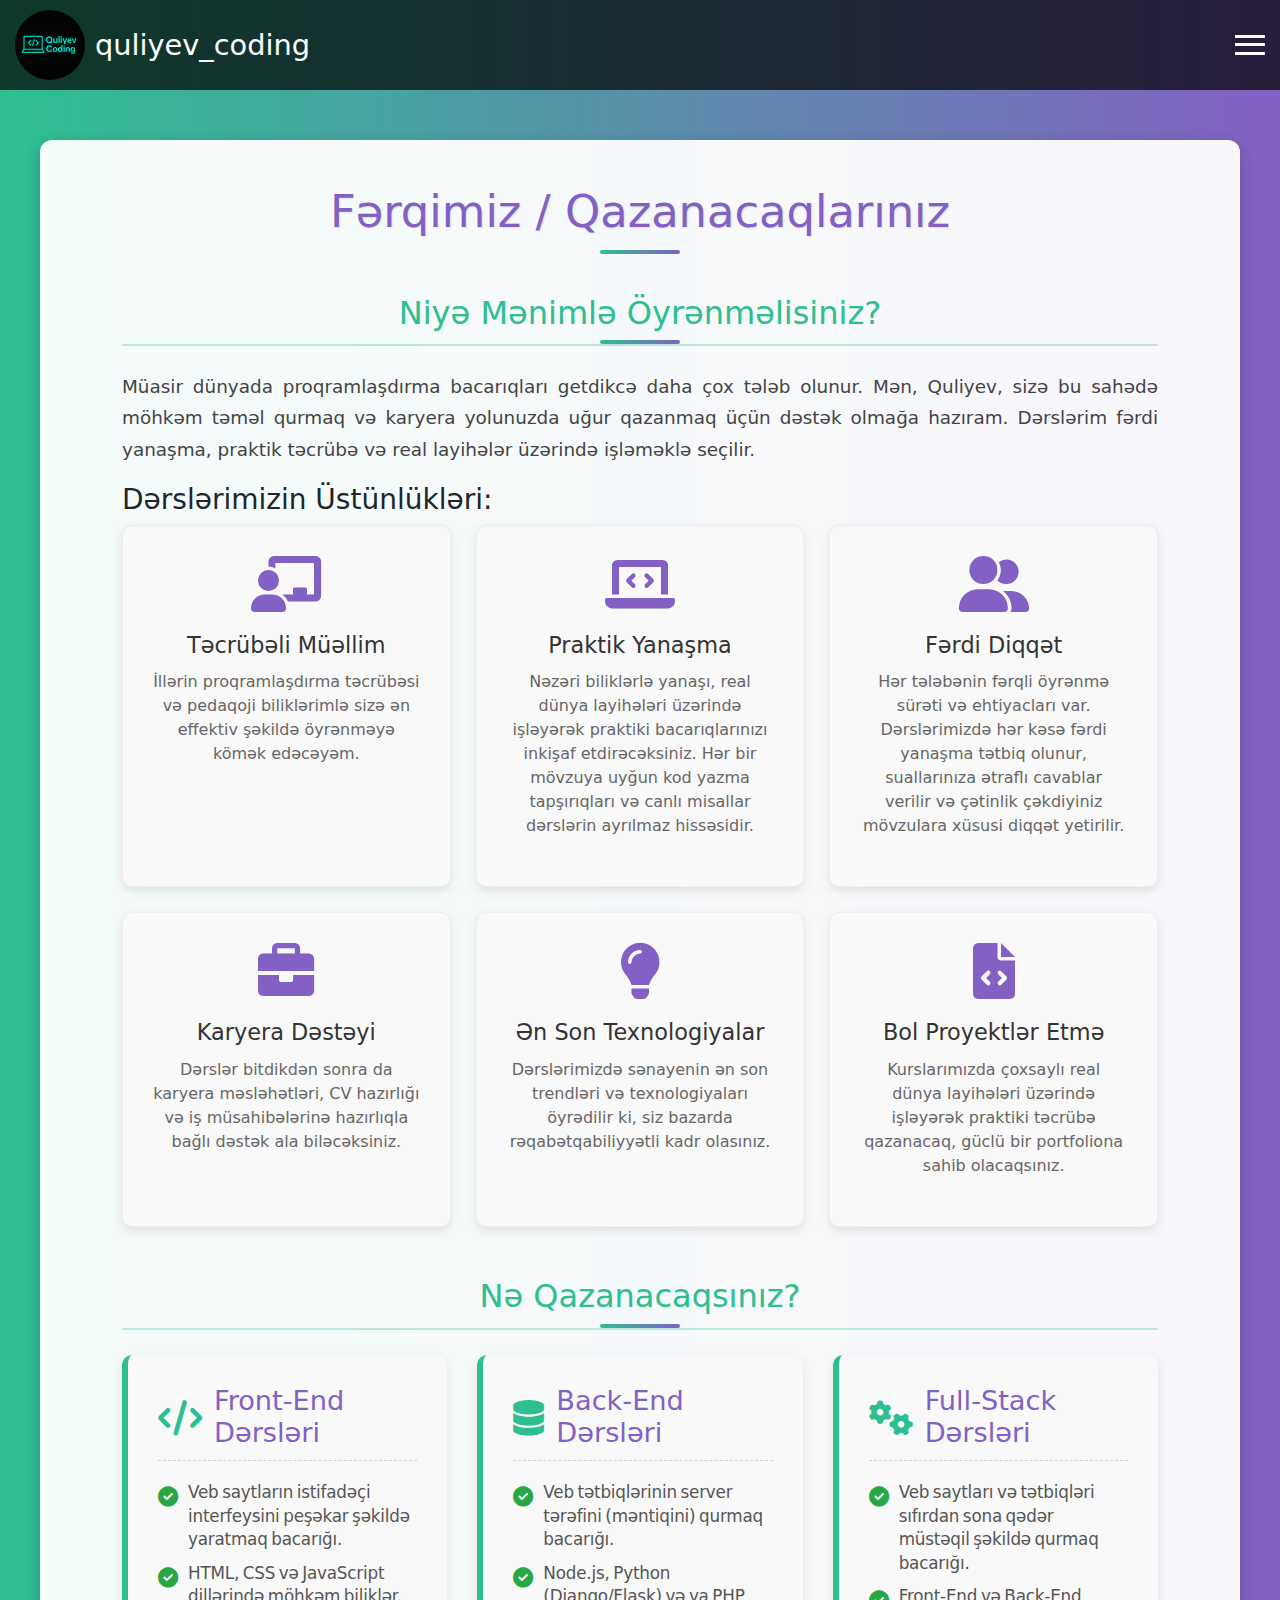
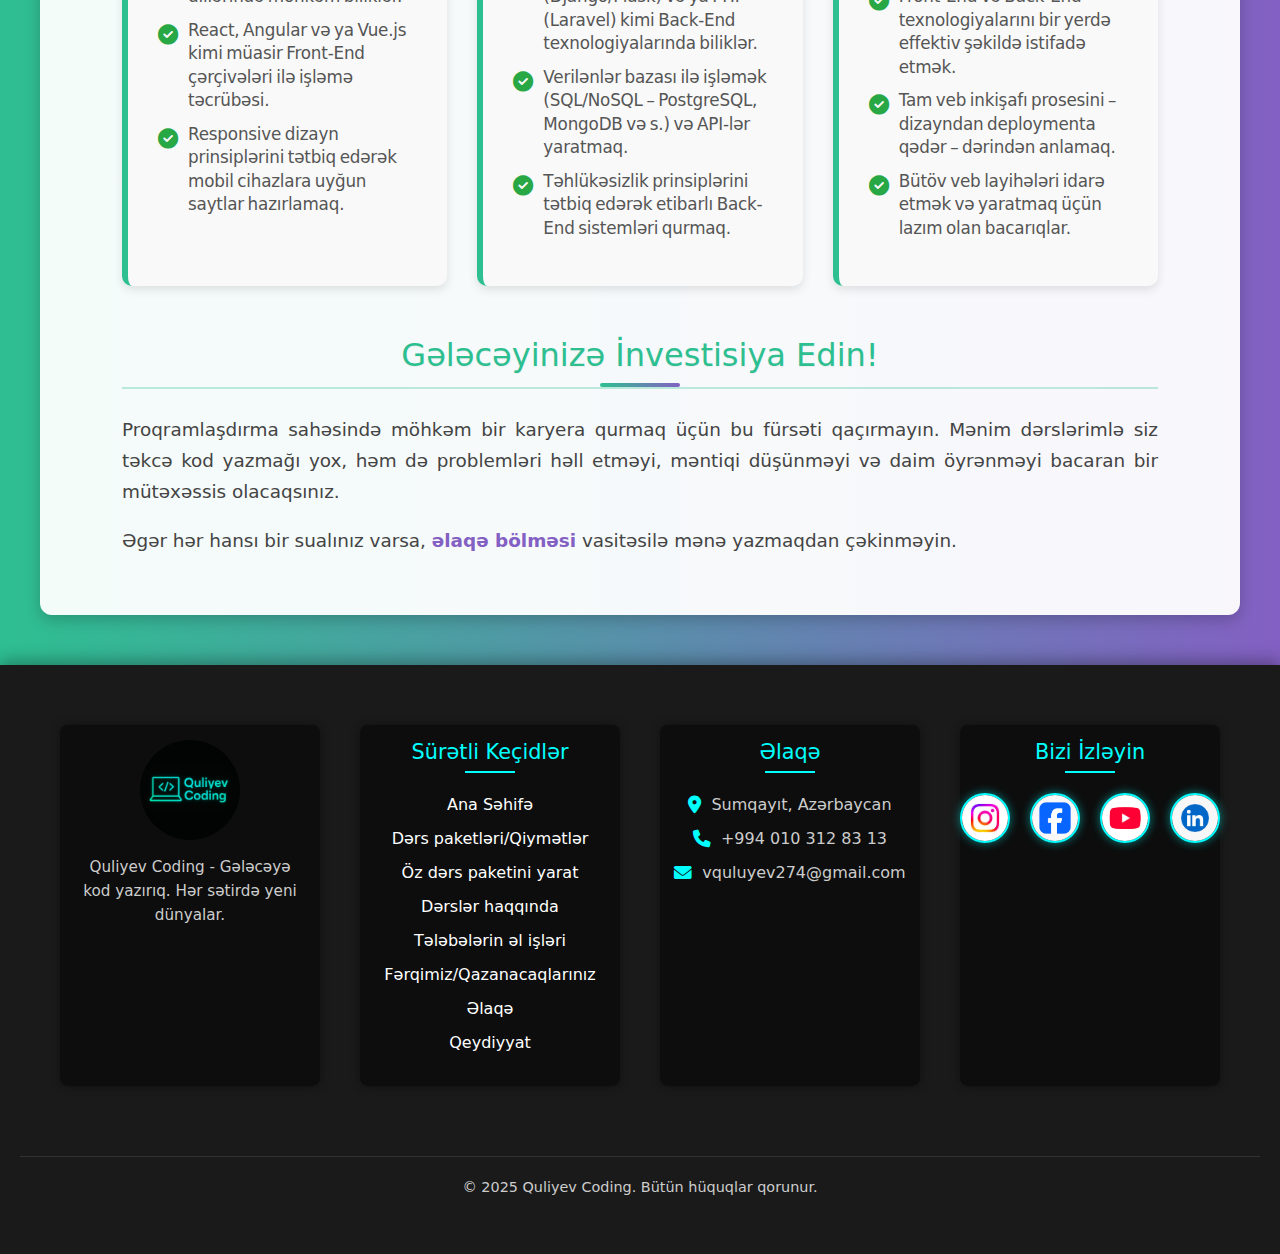
<file: HTML/difference_gain.html>
<!DOCTYPE html>
<html lang="en">

<head>
    <meta charset="UTF-8">
    <meta name="viewport" content="width=device-width, initial-scale=1.0">
    <title>quliyev_coding</title>
    <link href="https://cdn.jsdelivr.net/npm/bootstrap@5.3.3/dist/css/bootstrap.min.css" rel="stylesheet"
        integrity="sha384-QWTKZyjpPEjISv5WaRU9OFeRpok6YctnYmDr5pNlyT2bRjXh0JMhjY6hW+ALEwIH" crossorigin="anonymous">
    <link rel="stylesheet" href="https://cdnjs.cloudflare.com/ajax/libs/font-awesome/6.0.0-beta3/css/all.min.css">
    <link rel="stylesheet" href="../CSS/difference_gain.css">
    <link rel="shortcut icon" href="../images/logo.jpeg" type="image/x-jpeg">
</head>

<body>

    <!--* header hissəsi -->

    <header>
        <img src="../images/logo.jpeg" alt="Logo" class="logo">
        <h1>quliyev_coding</h1>

        <div class="menu-toggle" id="mobile-menu">
            <span class="bar"></span>
            <span class="bar"></span>
            <span class="bar"></span>
        </div>

        <nav class="main-nav">
            <ul class="nav">
                <li class="nav-item"><a href="../HTML/index.html" class="nav-link">Ana Səhifə</a></li>
                <li class="nav-item"><a href="../HTML/lesson_packs.html" class="nav-link">Dərs paketləri/Qiymətlər</a>
                </li>
                <li class="nav-item"><a href="../HTML/choose_lesson_package.html" class="nav-link">Öz dərs paketini
                        yarat</a></li>
                <li class="nav-item"><a href="../HTML/about_lessons.html" class="nav-link">Dərslər haqqında</a></li>
                <li class="nav-item"><a href="../HTML/students.html" class="nav-link">Tələbələrin əl işləri</a></li>
                <li class="nav-item"><a href="../HTML/difference_gain.html"
                        class="nav-link">Fərqimiz/Qazanacaqlarınız</a></li>
                <li class="nav-item"><a href="../HTML/contact.html" class="nav-link">Əlaqə</a></li>
                <li class="nav-item"><a href="../HTML/form.html" class="nav-link">Qeydiyyat</a></li>
            </ul>
        </nav>


        <!--* hamburger menu hissəsi -->

        <nav class="mobile-nav">
            <div class="close-btn" id="close-menu">&times;</div>
            <ul class="mobile-menu-list">
                <li class="nav-item active"><a href="../HTML/index.html" class="nav-link">Ana Səhifə</a></li>
                <li class="nav-item"><a href="../HTML/lesson_packs.html" class="nav-link">Dərs paketləri/Qiymətlər</a>
                </li>
                <li class="nav-item"><a href="../HTML/choose_lesson_package.html" class="nav-link">Öz dərs paketini
                        yarat</a></li>
                <li class="nav-item"><a href="../HTML/about_lessons.html" class="nav-link">Dərslər haqqında</a></li>
                <li class="nav-item"><a href="../HTML/students.html" class="nav-link">Tələbələrin əl işləri</a></li>
                <li class="nav-item"><a href="../HTML/difference_gain.html"
                        class="nav-link">Fərqimiz/Qazanacaqlarınız</a></li>
                <li class="nav-item"><a href="../HTML/contact.html" class="nav-link">Əlaqə</a></li>
                <li class="nav-item"><a href="../HTML/form.html" class="nav-link">Qeydiyyat</a></li>
            </ul>
        </nav>
    </header>


    <!--* main hissəsi -->

    <main>
        <section class="difference-benefits-section">
            <div class="container">
                <h2>Fərqimiz / Qazanacaqlarınız</h2>

                <div class="section-content">
                    <h2>Niyə Mənimlə Öyrənməlisiniz?</h2>
                    <p>Müasir dünyada proqramlaşdırma bacarıqları getdikcə daha çox tələb olunur. Mən, Quliyev, sizə bu
                        sahədə möhkəm təməl qurmaq və karyera yolunuzda uğur qazanmaq üçün dəstək olmağa hazıram.
                        Dərslərim fərdi yanaşma, praktik təcrübə və real layihələr üzərində işləməklə seçilir.</p>

                    <h3>Dərslərimizin Üstünlükləri:</h3>
                    <div class="benefits-grid">
                        <div class="benefit-item">
                            <i class="fas fa-chalkboard-teacher"></i>
                            <h4>Təcrübəli Müəllim</h4>
                            <p>İllərin proqramlaşdırma təcrübəsi və pedaqoji biliklərimlə sizə ən effektiv şəkildə
                                öyrənməyə kömək edəcəyəm.</p>
                        </div>
                        <div class="benefit-item">
                            <i class="fas fa-laptop-code"></i>
                            <h4>Praktik Yanaşma</h4>
                            <p>Nəzəri biliklərlə yanaşı, real dünya layihələri üzərində işləyərək praktiki
                                bacarıqlarınızı inkişaf etdirəcəksiniz. Hər bir mövzuya uyğun kod yazma tapşırıqları və
                                canlı misallar dərslərin ayrılmaz hissəsidir.</p>
                        </div>
                        <div class="benefit-item">
                            <i class="fas fa-user-friends"></i>
                            <h4>Fərdi Diqqət</h4>
                            <p>Hər tələbənin fərqli öyrənmə sürəti və ehtiyacları var. Dərslərimizdə hər kəsə fərdi
                                yanaşma tətbiq olunur, suallarınıza ətraflı cavablar verilir və çətinlik çəkdiyiniz
                                mövzulara xüsusi diqqət yetirilir.</p>
                        </div>
                        <div class="benefit-item">
                            <i class="fas fa-briefcase"></i>
                            <h4>Karyera Dəstəyi</h4>
                            <p>Dərslər bitdikdən sonra da karyera məsləhətləri, CV hazırlığı və iş müsahibələrinə
                                hazırlıqla bağlı dəstək ala biləcəksiniz.</p>
                        </div>
                        <div class="benefit-item">
                            <i class="fas fa-lightbulb"></i>
                            <h4>Ən Son Texnologiyalar</h4>
                            <p>Dərslərimizdə sənayenin ən son trendləri və texnologiyaları öyrədilir ki, siz bazarda
                                rəqabətqabiliyyətli kadr olasınız.</p>
                        </div>
                        <div class="benefit-item">
                            <i class="fas fa-file-code"></i>
                            <h4>Bol Proyektlər Etmə</h4>
                            <p>Kurslarımızda çoxsaylı real dünya layihələri üzərində işləyərək praktiki təcrübə
                                qazanacaq, güclü bir portfoliona sahib olacaqsınız.</p>
                        </div>
                    </div>

                    <h2>Nə Qazanacaqsınız?</h2>
                    <div class="gains-grid">
                        <div class="gain-category">
                            <h4><i class="fas fa-code"></i> Front-End Dərsləri</h4>
                            <ul>
                                <li>Veb saytların istifadəçi interfeysini peşəkar şəkildə yaratmaq bacarığı.</li>
                                <li>HTML, CSS və JavaScript dillərində möhkəm biliklər.</li>
                                <li>React, Angular və ya Vue.js kimi müasir Front-End çərçivələri ilə işləmə təcrübəsi.
                                </li>
                                <li>Responsive dizayn prinsiplərini tətbiq edərək mobil cihazlara uyğun saytlar
                                    hazırlamaq.</li>
                            </ul>
                        </div>
                        <div class="gain-category">
                            <h4><i class="fas fa-database"></i> Back-End Dərsləri</h4>
                            <ul>
                                <li>Veb tətbiqlərinin server tərəfini (məntiqini) qurmaq bacarığı.</li>
                                <li>Node.js, Python (Django/Flask) və ya PHP (Laravel) kimi Back-End texnologiyalarında
                                    biliklər.</li>
                                <li>Verilənlər bazası ilə işləmək (SQL/NoSQL – PostgreSQL, MongoDB və s.) və API-lər
                                    yaratmaq.</li>
                                <li>Təhlükəsizlik prinsiplərini tətbiq edərək etibarlı Back-End sistemləri qurmaq.</li>
                            </ul>
                        </div>
                        <div class="gain-category">
                            <h4><i class="fas fa-cogs"></i> Full-Stack Dərsləri</h4>
                            <ul>
                                <li>Veb saytları və tətbiqləri sıfırdan sona qədər müstəqil şəkildə qurmaq bacarığı.
                                </li>
                                <li>Front-End və Back-End texnologiyalarını bir yerdə effektiv şəkildə istifadə etmək.
                                </li>
                                <li>Tam veb inkişafı prosesini – dizayndan deploymenta qədər – dərindən anlamaq.</li>
                                <li>Bütöv veb layihələri idarə etmək və yaratmaq üçün lazım olan bacarıqlar.</li>
                            </ul>
                        </div>
                    </div>

                    <h2>Gələcəyinizə İnvestisiya Edin!</h2>
                    <p>Proqramlaşdırma sahəsində möhkəm bir karyera qurmaq üçün bu fürsəti qaçırmayın. Mənim dərslərimlə
                        siz təkcə kod yazmağı yox, həm də problemləri həll etməyi, məntiqi düşünməyi və daim öyrənməyi
                        bacaran bir mütəxəssis olacaqsınız.</p>
                    <p>Əgər hər hansı bir sualınız varsa, <a href="../HTML/contact.html">əlaqə
                            bölməsi</a> vasitəsilə
                        mənə yazmaqdan
                        çəkinməyin.</p>
                </div>
            </div>
        </section>
    </main>


    <!--* footer hissəsi -->

    <footer>

        <!--* yuxarı çıx hissəsi -->
        <a href="#" class="go-upstairs" style="display: none;">Yuxarı çıx</a>

        <div class="footer-content">
            <div class="footer-about">
                <img src="../images/logo.jpeg" alt="Loqo" class="footer-logo">
                <p>Quliyev Coding - Gələcəyə kod yazırıq. Hər sətirdə yeni dünyalar.</p>
            </div>

            <div class="footer-links">
                <h4>Sürətli Keçidlər</h4>
                <ul>
                    <li><a href="index.html">Ana Səhifə</a></li>
                    <li><a href="../HTML/lesson_packs.html">Dərs paketləri/Qiymətlər</a></li>
                    <li><a href="../HTML/choose_lesson_package.html">Öz dərs paketini yarat</a></li>
                    <li><a href="../HTML/about_lessons.html">Dərslər haqqında</a></li>
                    <li><a href="../HTML/students.html">Tələbələrin əl işləri</a></li>
                    <li><a href="../HTML/difference_gain.html">Fərqimiz/Qazanacaqlarınız</a></li>
                    <li><a href="../HTML/contact.html">Əlaqə</a></li>
                    <li><a href="../HTML/form.html">Qeydiyyat</a></li>
                </ul>
            </div>

            <div class="footer-contact">
                <h4>Əlaqə</h4>
                <p><i class="fas fa-map-marker-alt"></i>Sumqayıt, Azərbaycan</p>
                <p><i class="fas fa-phone"></i>+994 010 312 83 13 </p>
                <p><i class="fas fa-envelope"></i>vquluyev274@gmail.com</p>
            </div>

            <div class="footer-social">
                <h4>Bizi İzləyin</h4>
                <div class="sosial-media">
                    <a href="#"><img src="../images/instagram.jpg" alt="İnstagram"></a>
                    <a href="#"><img src="../images/facebook.png" alt="Facebook"></a>
                    <a href="#"><img src="../images/youtube.png" alt="YouTube"></a>
                    <a href="#"><img src="../images/linkedin.png" alt="LinkedIn"></a>
                </div>
            </div>
        </div>

        <div class="footer-bottom">
            <p>&copy; 2025 Quliyev Coding. Bütün hüquqlar qorunur.</p>
        </div>
    </footer>

    <!-- <script src=" https://code.jquery.com/jquery-3.4.1.slim.min.js"
        integrity="sha384-J6qa4849blE2+poT4WnyKhv5vZF5SrPo0iEjwBvKU7imGFAV0wwj1yYfoRSJoZ+n"
        crossorigin="anonymous"></script> -->
    <script src="https://cdnjs.cloudflare.com/ajax/libs/jquery/3.7.1/jquery.min.js"></script>
    <script src="https://cdn.jsdelivr.net/npm/popper.js@1.16.0/dist/umd/popper.min.js"
        integrity="sha384-Q6E9RHvbIyZFJoft+2mJbHaEWldlvI9IOYy5n3zV9zzTtmI3UksdQRVvoxMfooAo"
        crossorigin="anonymous"></script>
    <script src="https://cdn.jsdelivr.net/npm/bootstrap@5.3.3/dist/js/bootstrap.bundle.min.js"
        integrity="sha384-YvpcrYf0tY3lHB60NNkmXc5s9fDVZLESaAA55NDzOxhy9GkcIdslK1eN7N6jIeHz"
        crossorigin="anonymous"></script>
    <script src="../JS/difference_gain.js"></script>
</body>

</html>
</file>
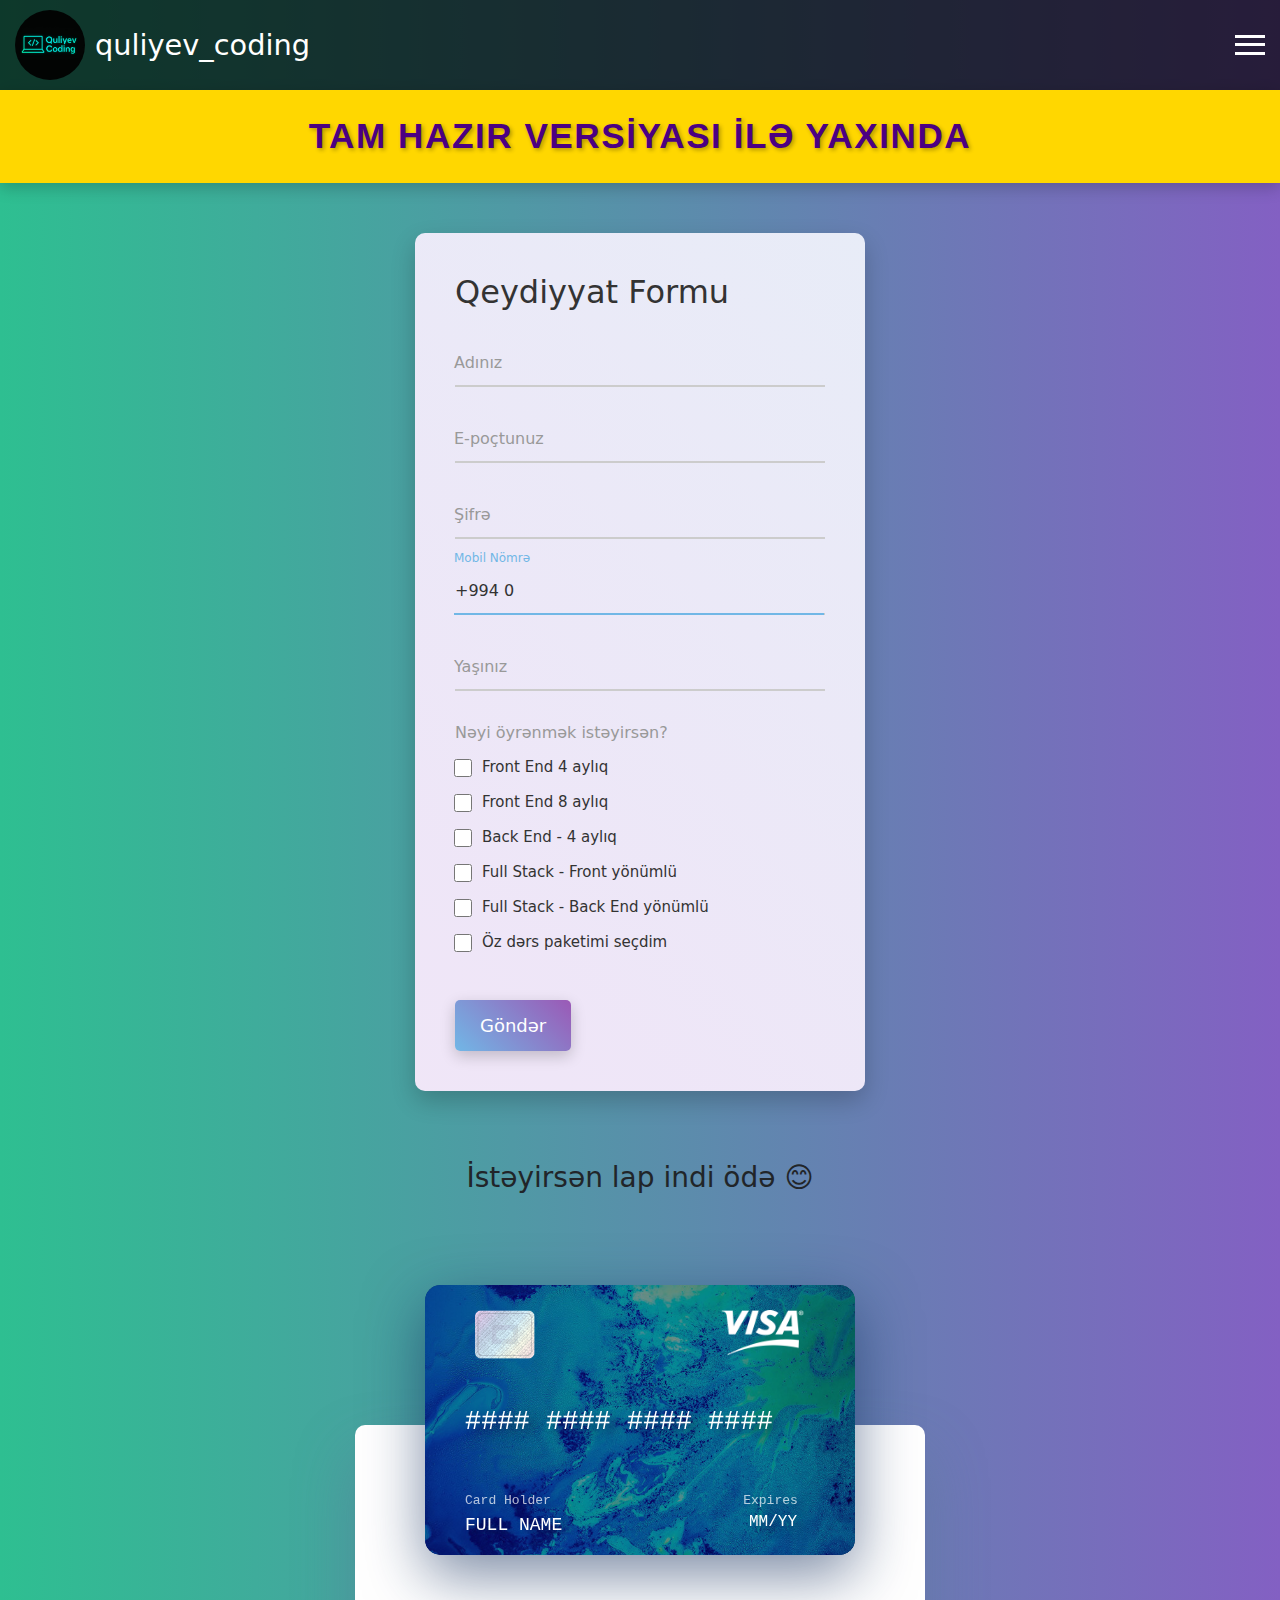
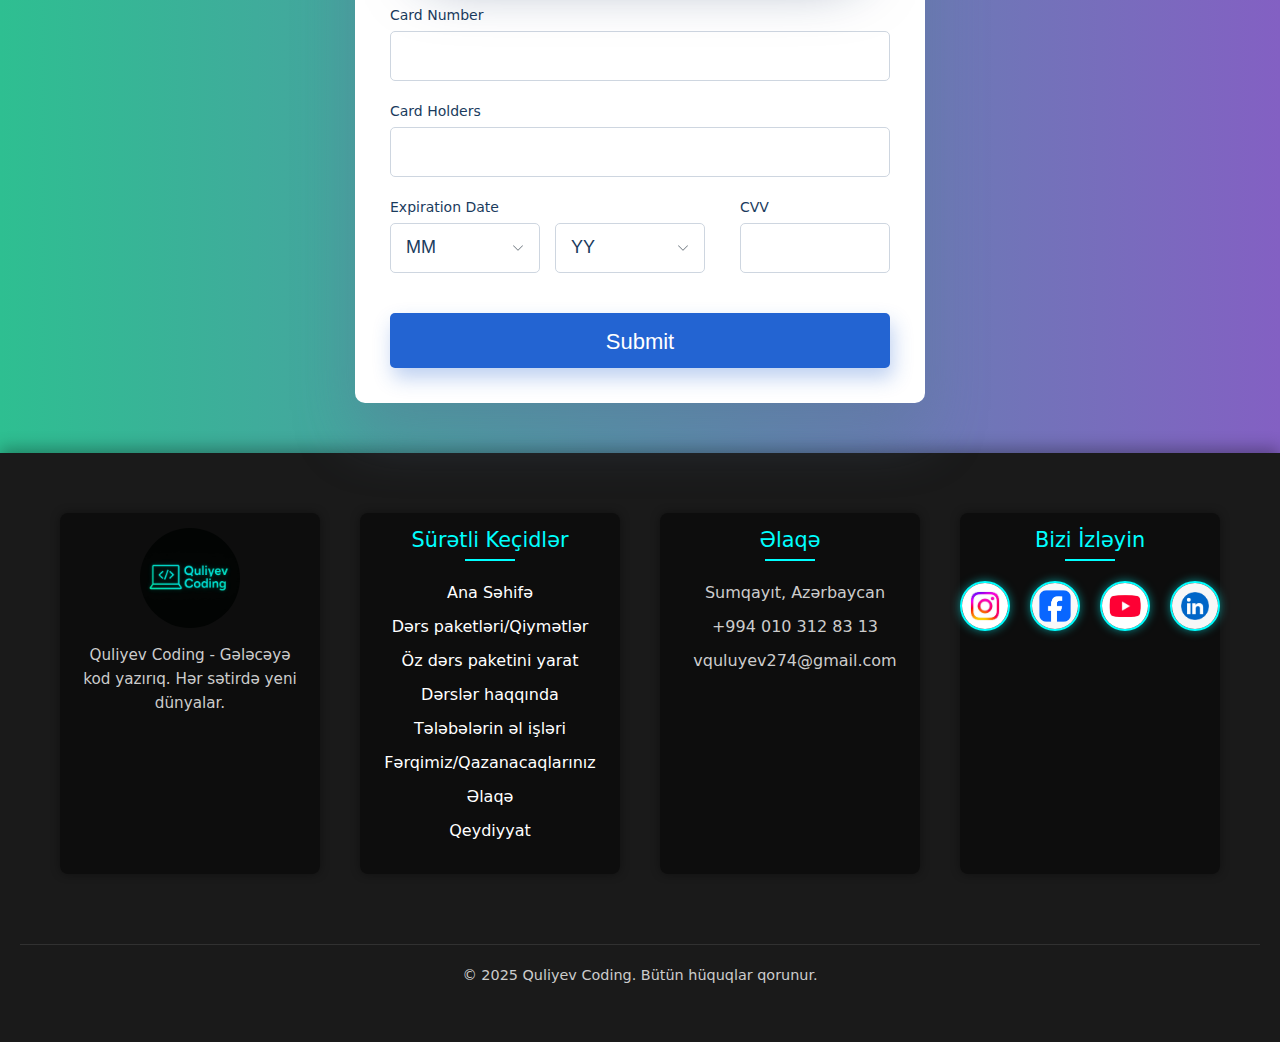
<file: HTML/form.html>
<!DOCTYPE html>
<html lang="en">

<head>
    <meta charset="UTF-8">
    <meta name="viewport" content="width=device-width, initial-scale=1.0">
    <title>quliyev_coding</title>
    <link href="https://cdn.jsdelivr.net/npm/bootstrap@5.3.3/dist/css/bootstrap.min.css" rel="stylesheet"
        integrity="sha384-QWTKZyjpPEjISv5WaRU9OFeRpok6YctnYmDr5pNlyT2bRjXh0JMhjY6hW+ALEwIH" crossorigin="anonymous">
    <link rel="stylesheet" href="../CSS/form.css">
    <link rel="shortcut icon" href="../images/logo.jpeg" type="image/x-jpeg">
</head>

<body>

    <!--* header hissəsi -->

    <header>
        <img src="../images/logo.jpeg" alt="Logo" class="logo">
        <h1>quliyev_coding</h1>

        <div class="menu-toggle" id="mobile-menu">
            <span class="bar"></span>
            <span class="bar"></span>
            <span class="bar"></span>
        </div>

        <nav class="main-nav">
            <ul class="nav">
                <li class="nav-item"><a href="../HTML/index.html" class="nav-link">Ana Səhifə</a></li>
                <li class="nav-item"><a href="../HTML/lesson_packs.html" class="nav-link">Dərs paketləri/Qiymətlər</a>
                </li>
                <li class="nav-item"><a href="../HTML/choose_lesson_package.html" class="nav-link">Öz dərs paketini
                        yarat</a></li>
                <li class="nav-item"><a href="../HTML/about_lessons.html" class="nav-link">Dərslər haqqında</a></li>
                <li class="nav-item"><a href="../HTML/students.html" class="nav-link">Tələbələrin əl işləri</a></li>
                <li class="nav-item"><a href="../HTML/difference_gain.html"
                        class="nav-link">Fərqimiz/Qazanacaqlarınız</a></li>
                <li class="nav-item"><a href="../HTML/contact.html" class="nav-link">Əlaqə</a></li>
                <li class="nav-item"><a href="../HTML/form.html" class="nav-link">Qeydiyyat</a></li>
            </ul>
        </nav>


        <!--* hamburger menu hissəsi -->

        <nav class="mobile-nav">
            <div class="close-btn" id="close-menu">&times;</div>
            <ul class="mobile-menu-list">
                <li class="nav-item active"><a href="../HTML/index.html" class="nav-link">Ana Səhifə</a></li>
                <li class="nav-item"><a href="../HTML/lesson_packs.html" class="nav-link">Dərs paketləri/Qiymətlər</a>
                </li>
                <li class="nav-item"><a href="../HTML/choose_lesson_package.html" class="nav-link">Öz dərs paketini
                        yarat</a></li>
                <li class="nav-item"><a href="../HTML/about_lessons.html" class="nav-link">Dərslər haqqında</a></li>
                <li class="nav-item"><a href="../HTML/students.html" class="nav-link">Tələbələrin əl işləri</a></li>
                <li class="nav-item"><a href="../HTML/difference_gain.html"
                        class="nav-link">Fərqimiz/Qazanacaqlarınız</a></li>
                <li class="nav-item"><a href="../HTML/contact.html" class="nav-link">Əlaqə</a></li>
                <li class="nav-item"><a href="../HTML/form.html" class="nav-link">Qeydiyyat</a></li>
            </ul>
        </nav>
    </header>


    <!--* bildiriş hissəsi -->

    <div class="coming-soon-message">
        TAM HAZIR VERSİYASI İLƏ YAXINDA
    </div>


    <!--* form hissəsi -->

    <div class="form-container">
        <h2>Qeydiyyat Formu</h2>
        <form id="myForm" novalidate>
            <div class="input-group">
                <input type="text" id="name" required>
                <label for="name">Adınız</label>
                <span class="bar"></span>
                <span class="error-message"></span>
            </div>
            <div class="input-group">
                <input type="email" id="email" required>
                <label for="email">E-poçtunuz</label>
                <span class="bar"></span>
                <span class="error-message"></span>
            </div>
            <div class="input-group">
                <input type="password" id="password" required>
                <label for="password">Şifrə</label>
                <span class="bar"></span>
                <span class="error-message"></span>
            </div>
            <div class="input-group">
                <input type="tel" id="mobile" value="+994 " required>
                <label for="mobile">Mobil Nömrə</label>
                <span class="bar"></span>
                <span class="error-message"></span>
            </div>
            <div class="input-group">
                <input type="number" id="age" required min="1" max="150">
                <label for="age">Yaşınız</label>
                <span class="bar"></span>
                <span class="error-message"></span>
            </div>

            <div class="input-group checkbox-group">
                <label class="checkbox-label">Nəyi öyrənmək istəyirsən?</label>
                <div class="checkbox-options">
                    <div class="checkbox-item">
                        <input type="checkbox" id="frontend4" name="course" value="Front End 4 aylıq">
                        <label for="frontend4">Front End 4 aylıq</label>
                    </div>
                    <div class="checkbox-item">
                        <input type="checkbox" id="frontend8" name="course" value="Front End 8 aylıq">
                        <label for="frontend8">Front End 8 aylıq</label>
                    </div>
                    <div class="checkbox-item">
                        <input type="checkbox" id="backend4" name="course" value="Back End - 4 aylıq">
                        <label for="backend4">Back End - 4 aylıq</label>
                    </div>
                    <div class="checkbox-item">
                        <input type="checkbox" id="fullstack_frontend" name="course" value="Full Stack - Front yönümlü">
                        <label for="fullstack_frontend">Full Stack - Front
                            yönümlü</label>
                    </div>
                    <div class="checkbox-item">
                        <input type="checkbox" id="fullstack_backend" name="course"
                            value="Full Stack - Back End yönümlü">
                        <label for="fullstack_backend">Full Stack - Back End
                            yönümlü</label>
                    </div>
                    <div class="checkbox-item">
                        <input type="checkbox" id="custom_package" name="course" value="Öz dərs paketimi seçdim">
                        <label for="custom_package">Öz dərs paketimi seçdim</label>
                    </div>
                </div>
                <span class="error-message checkbox-error"></span>
            </div>
            <button type="submit">Göndər</button>
        </form>
    </div>


    <!--* təklif hissəsi -->

    <h3>İstəyirsən lap indi ödə 😊</h3>


    <!--* kart hissəsi -->

    <div class="wrapper">
        <div class="card-form">
            <div class="card-item" id="creditCard">
                <div class="card-item__side -front">
                    <div class="card-item__focus"></div>
                    <div class="card-item__cover">
                        <img src="../images/9.jpeg" alt="Card Background" class="card-item__bg">
                    </div>

                    <div class="card-item__wrapper">
                        <div class="card-item__top">
                            <img src="../images/chip.png" alt="Chip" class="card-item__chip">
                            <div class="card-item__type">
                                <img src="../images/visa.png" alt="Card Type" class="card-item__typeImg"
                                    id="cardTypeImage">
                            </div>
                        </div>

                        <label for="cardNumber" class="card-item__number" id="card-number-box">
                            <span>####</span>
                            <span>####</span>
                            <span>####</span>
                            <span>####</span>
                        </label>

                        <div class="card-item__content">
                            <label for="cardHolder" class="card-item__info">
                                <div class="card-item__holder">Card Holder</div>
                                <div class="card-item__name" id="card-holder-name">FULL NAME</div>
                            </label>
                            <label for="cardMonth" class="card-item__info card-item__date">
                                <div class="card-item__dateTitle">Expires</div>
                                <div class="card-item__dateItem" id="expiration-date">
                                    <span id="displayedCardMonth">MM</span>/<span id="displayedCardYear">YY</span>
                                </div>
                            </label>
                        </div>
                    </div>
                </div>

                <div class="card-item__side -back">
                    <div class="card-item__cover -back">
                        <img src="../images/9.jpeg" alt="Card Background Back" class="card-item__bg">
                    </div>
                    <div class="card-item__band"></div>
                    <div class="card-item__cvv">
                        <div class="card-item__cvvTitle">CVV</div>
                        <div class="card-item__cvvBand" id="displayedCardCvv">###</div>
                        <div class="card-item__type">
                            <img src="../images/visa.png" alt="Card Type Back" class="card-item__typeImg"
                                id="cardTypeImageBack">
                        </div>
                    </div>
                </div>
            </div>

            <div class="card-form__inner">
                <form id="cardForm">
                    <div class="card-input">
                        <label for="cardNumber" class="card-input__label">Card Number</label>
                        <input type="text" id="cardNumber" class="card-input__input" autocomplete="off" maxlength="19">
                    </div>

                    <div class="card-input">
                        <label for="cardHolder" class="card-input__label">Card Holders</label>
                        <input type="text" id="cardHolder" class="card-input__input" autocomplete="off">
                    </div>

                    <div class="card-form__row">
                        <div class="card-form__col">
                            <div class="card-form__group">
                                <label for="cardMonth" class="card-input__label">Expiration Date</label>
                                <select id="cardMonth" class="card-input__input -select">
                                    <option value="" disabled selected>MM</option>
                                    <option value="01">01</option>
                                    <option value="02">02</option>
                                    <option value="03">03</option>
                                    <option value="04">04</option>
                                    <option value="05">05</option>
                                    <option value="06">06</option>
                                    <option value="07">07</option>
                                    <option value="08">08</option>
                                    <option value="09">09</option>
                                    <option value="10">10</option>
                                    <option value="11">11</option>
                                    <option value="12">12</option>
                                </select>
                                <select id="cardYear" class="card-input__input -select">
                                    <option value="" disabled selected>YY</option>
                                    <option value="2025">2025</option>
                                    <option value="2026">2026</option>
                                    <option value="2027">2027</option>
                                    <option value="2028">2028</option>
                                    <option value="2029">2029</option>
                                    <option value="2030">2030</option>
                                    <option value="2031">2031</option>
                                    <option value="2032">2032</option>
                                    <option value="2033">2033</option>
                                    <option value="2034">2034</option>
                                    <option value="2035">2035</option>
                                </select>
                            </div>
                        </div>
                        <div class="card-form__col -cvv">
                            <label for="cardCvv" class="card-input__label">CVV</label>
                            <input type="text" id="cardCvv" class="card-input__input" autocomplete="off" maxlength="4">
                        </div>
                    </div>
                    <button type="submit" class="card-form__button">Submit</button>
                </form>
            </div>
        </div>
    </div>


    <!--* footer hissəsi -->

    <footer>

        <!--* yuxarı çıx hissəsi -->
        <a href="#" class="go-upstairs" style="display: none;">Yuxarı çıx</a>

        <div class="footer-content">
            <div class="footer-about">
                <img src="../images/logo.jpeg" alt="Loqo" class="footer-logo">
                <p>Quliyev Coding - Gələcəyə kod yazırıq. Hər sətirdə yeni dünyalar.</p>
            </div>

            <div class="footer-links">
                <h4>Sürətli Keçidlər</h4>
                <ul>
                    <li><a href="index.html">Ana Səhifə</a></li>
                    <li><a href="../HTML/lesson_packs.html">Dərs paketləri/Qiymətlər</a></li>
                    <li><a href="../HTML/choose_lesson_package.html">Öz dərs paketini yarat</a></li>
                    <li><a href="../HTML/about_lessons.html">Dərslər haqqında</a></li>
                    <li><a href="../HTML/students.html">Tələbələrin əl işləri</a></li>
                    <li><a href="../HTML/difference_gain.html">Fərqimiz/Qazanacaqlarınız</a></li>
                    <li><a href="../HTML/contact.html">Əlaqə</a></li>
                    <li><a href="../HTML/form.html">Qeydiyyat</a></li>
                </ul>
            </div>

            <div class="footer-contact">
                <h4>Əlaqə</h4>
                <p><i class="fas fa-map-marker-alt"></i>Sumqayıt, Azərbaycan</p>
                <p><i class="fas fa-phone"></i>+994 010 312 83 13 </p>
                <p><i class="fas fa-envelope"></i>vquluyev274@gmail.com</p>
            </div>

            <div class="footer-social">
                <h4>Bizi İzləyin</h4>
                <div class="sosial-media">
                    <a href="#"><img src="../images/instagram.jpg" alt="İnstagram"></a>
                    <a href="#"><img src="../images/facebook.png" alt="Facebook"></a>
                    <a href="#"><img src="../images/youtube.png" alt="YouTube"></a>
                    <a href="#"><img src="../images/linkedin.png" alt="LinkedIn"></a>
                </div>
            </div>
        </div>

        <div class="footer-bottom">
            <p>&copy; 2025 Quliyev Coding. Bütün hüquqlar qorunur.</p>
        </div>
    </footer>

    <!-- <script src=" https://code.jquery.com/jquery-3.4.1.slim.min.js"
        integrity="sha384-J6qa4849blE2+poT4WnyKhv5vZF5SrPo0iEjwBvKU7imGFAV0wwj1yYfoRSJoZ+n"
        crossorigin="anonymous"></script> -->
    <script src="https://cdnjs.cloudflare.com/ajax/libs/jquery/3.7.1/jquery.min.js"></script>
    <script src="https://cdn.jsdelivr.net/npm/popper.js@1.16.0/dist/umd/popper.min.js"
        integrity="sha384-Q6E9RHvbIyZFJoft+2mJbHaEWldlvI9IOYy5n3zV9zzTtmI3UksdQRVvoxMfooAo"
        crossorigin="anonymous"></script>
    <script src="https://cdn.jsdelivr.net/npm/bootstrap@5.3.3/dist/js/bootstrap.bundle.min.js"
        integrity="sha384-YvpcrYf0tY3lHB60NNkmXc5s9fDVZLESaAA55NDzOxhy9GkcIdslK1eN7N6jIeHz"
        crossorigin="anonymous"></script>
    <script src="../JS/form.js"></script>
</body>

</html>
</file>
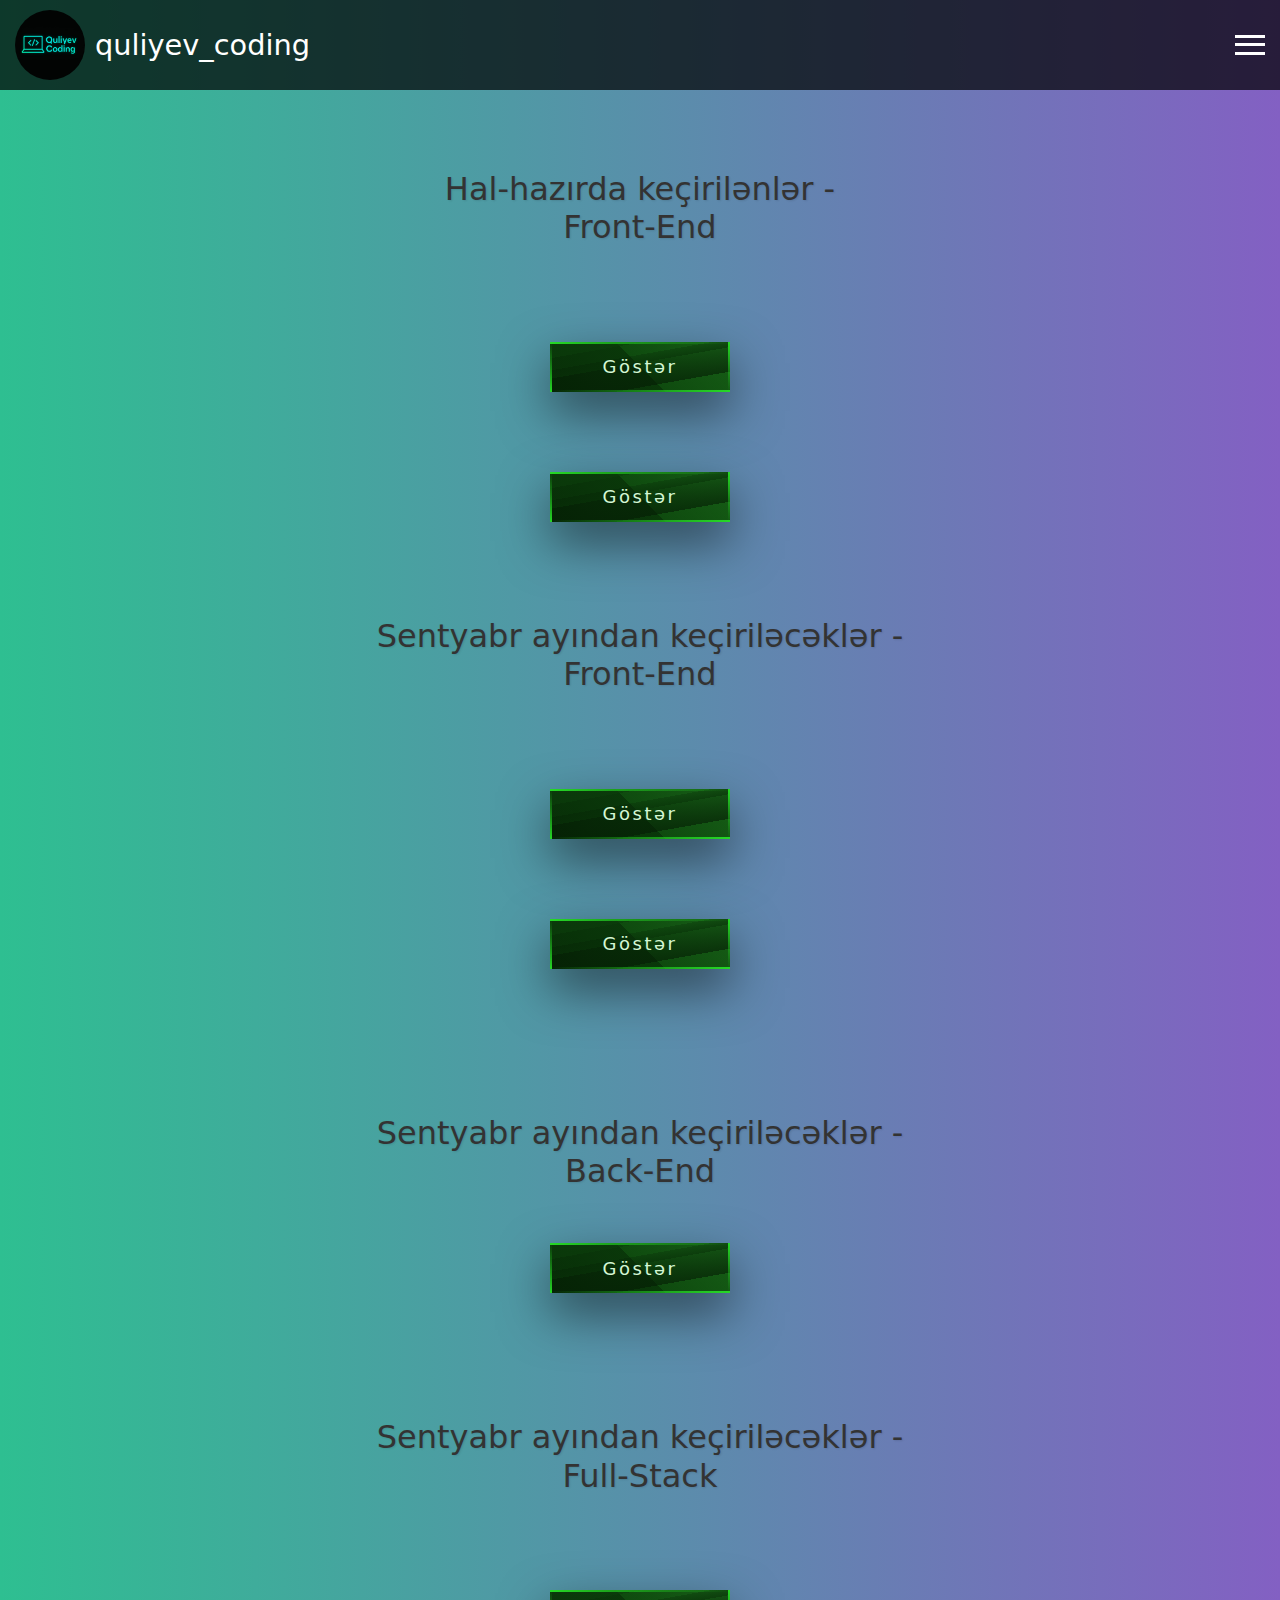
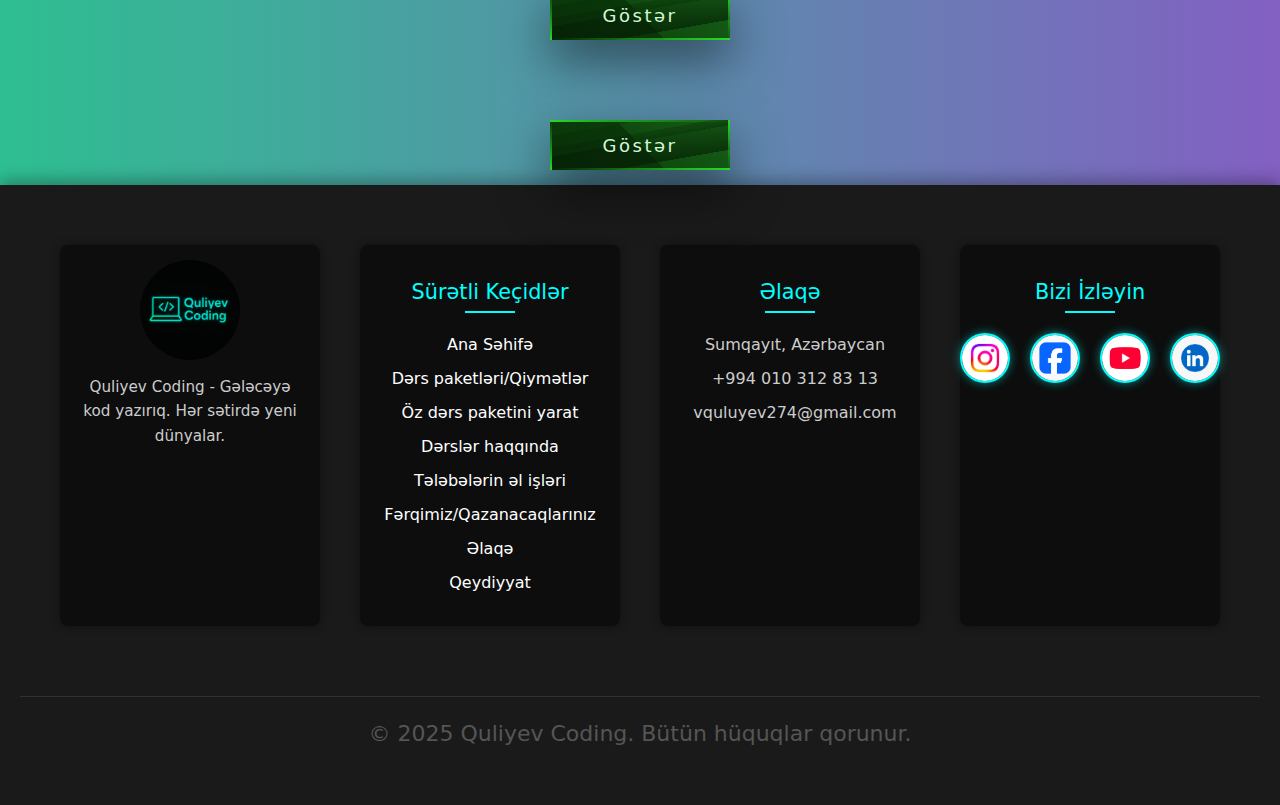
<file: HTML/lesson_packs.html>
<!DOCTYPE html>
<html lang="en">

<head>
    <meta charset="UTF-8">
    <meta name="viewport" content="width=device-width, initial-scale=1.0">
    <title>quliyev_coding</title>
    <link href="https://cdn.jsdelivr.net/npm/bootstrap@5.3.3/dist/css/bootstrap.min.css" rel="stylesheet"
        integrity="sha384-QWTKZyjpPEjISv5WaRU9OFeRpok6YctnYmDr5pNlyT2bRjXh0JMhjY6hW+ALEwIH" crossorigin="anonymous">
    <link
        href="https://fonts.googleapis.com/css2?family=Montserrat:wght@400;600;700&family=Open+Sans:wght@400;600&display=swap"
        rel="stylesheet">
    <link rel="stylesheet" href="../CSS/lesson_packs.css">
    <link rel="shortcut icon" href="../images/logo.jpeg" type="image/x-jpeg">
</head>

<body>

    <!--* header hissəsi -->

    <header>
        <img src="../images/logo.jpeg" alt="Logo" class="logo">
        <h1>quliyev_coding</h1>

        <div class="menu-toggle" id="mobile-menu">
            <span class="bar"></span>
            <span class="bar"></span>
            <span class="bar"></span>
        </div>

        <nav class="main-nav">
            <ul class="nav">
                <li class="nav-item"><a href="../HTML/index.html" class="nav-link">Ana Səhifə</a></li>
                <li class="nav-item"><a href="../HTML/lesson_packs.html" class="nav-link">Dərs paketləri/Qiymətlər</a>
                </li>
                <li class="nav-item"><a href="../HTML/choose_lesson_package.html" class="nav-link">Öz dərs paketini
                        yarat</a></li>
                <li class="nav-item"><a href="../HTML/about_lessons.html" class="nav-link">Dərslər haqqında</a></li>
                <li class="nav-item"><a href="../HTML/students.html" class="nav-link">Tələbələrin əl işləri</a></li>
                <li class="nav-item"><a href="../HTML/difference_gain.html"
                        class="nav-link">Fərqimiz/Qazanacaqlarınız</a></li>
                <li class="nav-item"><a href="../HTML/contact.html" class="nav-link">Əlaqə</a></li>
                <li class="nav-item"><a href="../HTML/form.html" class="nav-link">Qeydiyyat</a></li>
            </ul>
        </nav>

        <!--* hamburger menu hissəsi -->

        <nav class="mobile-nav">
            <div class="close-btn" id="close-menu">&times;</div>
            <ul class="mobile-menu-list">
                <li class="nav-item active"><a href="../HTML/index.html" class="nav-link">Ana Səhifə</a></li>
                <li class="nav-item"><a href="../HTML/lesson_packs.html" class="nav-link">Dərs paketləri/Qiymətlər</a>
                </li>
                <li class="nav-item"><a href="../HTML/choose_lesson_package.html" class="nav-link">Öz dərs paketini
                        yarat</a></li>
                <li class="nav-item"><a href="../HTML/about_lessons.html" class="nav-link">Dərslər haqqında</a></li>
                <li class="nav-item"><a href="../HTML/students.html" class="nav-link">Tələbələrin əl işləri</a></li>
                <li class="nav-item"><a href="../HTML/difference_gain.html"
                        class="nav-link">Fərqimiz/Qazanacaqlarınız</a></li>
                <li class="nav-item"><a href="../HTML/contact.html" class="nav-link">Əlaqə</a></li>
                <li class="nav-item"><a href="../HTML/form.html" class="nav-link">Qeydiyyat</a></li>
            </ul>
        </nav>
    </header>


    <!--* main hissəsi -->

    <div class="front-end">

        <div class="currently">
            <h2>Hal-hazırda keçirilənlər - <a name="front-end">Front-End</a></h2>

            <div class="four-and-eight">

                <div class="four">
                    <div class="four-buttons">
                        <a href="#" class="animated-button-green currently-four-show" id="toggleFourButton">
                            <span></span>
                            <span></span>
                            <span></span>
                            <span></span>
                            <span id="buttonFourText">Göstər</span>
                        </a>
                    </div>

                    <div class="four-sillabus">
                        <p>4 aylıq dərs paketi :</p>

                        <h3>📌HTML 5</h3>
                        <h3>📌CSS 3</h3>
                        <h3>📌SASS/SCSS</h3>
                        <h3>📌BOOTSTRAP 5</h3>
                        <h3>📌JAVASCRİPT (ES 5, ES 6, ES 7)</h3>
                        <h3>📌JQUERY</h3>
                        <h3>📌REACT</h3>
                        <h3>📌FİGMA ilə işləmə bacarığı</h3>
                        <h3>📌GİT/GİTHUB</h3>

                        <h4>QİYMƏT</h4>
                        <h5>Qrup - 250 AZN</h5>
                        <h5>Fərdi - 350 AZN</h5>
                    </div>
                </div>


                <div class="eight">
                    <div class="eight-buttons">
                        <a href="#" class="animated-button-green currently-four-show" id="toggleEightButton">
                            <span></span>
                            <span></span>
                            <span></span>
                            <span></span>
                            <span id="buttonEightText">Göstər</span>
                        </a>
                    </div>

                    <div class="eight-sillabus">
                        <p>8 aylıq dərs paketi :</p>

                        <h3>📌HTML 5</h3>
                        <h3>📌CSS 3</h3>
                        <h3>📌SASS/SCSS</h3>
                        <h3>📌BOOTSTRAP 5</h3>
                        <h3>📌JAVASCRİPT (ES 5, ES 6, ES 7)</h3>
                        <h3>📌JQUERY</h3>
                        <h3>📌REACT</h3>
                        <h3>📌FİGMA ilə işləmə bacarığı</h3>
                        <h3>📌GİT/GİTHUB</h3>
                        <h3>📌TAİLWİND CSS</h3>
                        <h3>📌TYPESCRİPT</h3>
                        <h3>📌REDUX (Toolkit)</h3>
                        <h3>📌NEXT.JS</h3>

                        <h4>QİYMƏT</h4>
                        <h5>Qrup - 300 AZN</h5>
                        <h5>Fərdi - 450 AZN</h5>
                    </div>
                </div>

            </div>

        </div>

        <div class="future">

            <h2>Sentyabr ayından keçiriləcəklər - <a name="front-end">Front-End</a></h2>

            <div class="four-and-eight">

                <div class="four">

                    <div class="four-buttons">
                        <a href="#" class="animated-button-green currently-four-show" id="toggleFourFutureButton">
                            <span></span>
                            <span></span>
                            <span></span>
                            <span></span>
                            <span id="buttonFourFutureText">Göstər</span>
                        </a>
                    </div>

                    <div class="four-sillabus-future">

                        <p>4 aylıq dərs paketi :</p>

                        <h3>📌HTML 5</h3>
                        <h3>📌CSS 3</h3>
                        <h3>📌SASS/SCSS</h3>
                        <h3>📌BOOTSTRAP 5</h3>
                        <h3>📌JAVASCRİPT (ES 5, ES 6, ES 7)</h3>
                        <h3>📌JQUERY</h3>
                        <h3>📌REACT</h3>
                        <h3>📌FİGMA ilə işləmə bacarığı</h3>
                        <h3>📌GİT/GİTHUB</h3>

                        <h4>QİYMƏT</h4>
                        <h5>Qrup - 250 AZN</h5>
                        <h5>Fərdi - 470 AZN</h5>
                    </div>
                </div>

                <div class="eight">

                    <div class="eight-buttons">
                        <a href="#" class="animated-button-green currently-four-show" id="toggleEightFutureButton">
                            <span></span>
                            <span></span>
                            <span></span>
                            <span></span>
                            <span id="buttonEightFutureText">Göstər</span>
                        </a>
                    </div>

                    <div class="eight-sillabus-future">

                        <p>10 aylıq dərs paketi :</p>

                        <h3>📌HTML 5</h3>
                        <h3>📌CSS 3</h3>
                        <h3>📌SASS/SCSS</h3>
                        <h3>📌BOOTSTRAP 5</h3>
                        <h3>📌JAVASCRİPT (ES 5, ES 6, ES 7)</h3>
                        <h3>📌JQUERY</h3>
                        <h3>📌REACT</h3>
                        <h3>📌FİGMA ilə işləmə bacarığı</h3>
                        <h3>📌GİT/GİTHUB</h3>
                        <h3>📌TAİLWİND CSS</h3>
                        <h3>📌TYPESCRİPT</h3>
                        <h3>📌REDUX (Toolkit)</h3>
                        <h3>📌NEXT.JS</h3>
                        <h3>📌ANGULAR</h3>
                        <h3>📌VUE.JS</h3>
                        <h3>📌NODE.JS</h3>
                        <h3>📌SVELTE.JS</h3>
                        <h3>📌EMBER.JS</h3>

                        <h4>QİYMƏT</h4>
                        <h5>Qrup - 400 AZN</h5>
                        <h5>Fərdi - 600 AZN</h5>
                    </div>
                </div>

            </div>

        </div>

    </div>

    <div class="back-end">

        <h2>Sentyabr ayından keçiriləcəklər - <a name="back-end">Back-End</a></h2>

        <div class="back-end-buttons">
            <a href="#" class="animated-button-green currently-four-show" id="toggleBackEndFutureButton">
                <span></span>
                <span></span>
                <span></span>
                <span></span>
                <span id="buttonBackEndFutureText">Göstər</span>
            </a>
        </div>

        <div class="back-end-sillabus-future">

            <p>4 aylıq dərs paketi :</p>

            <h3>📌Python </h3>
            <h3>📌DJANGO</h3>
            <h3>📌NUMPY and PANDAS</h3>
            <h3>📌MySql, SQLite, MongoDb</h3>
            <h3>📌Requests, Beautifulsoup</h3>

            <h4>QİYMƏT</h4>
            <h5>Qrup - 250 AZN</h5>
            <h5>Fərdi - 400 AZN</h5>
        </div>

    </div>

    <div class="full-stack">

        <div class="full-stack-future">
            <h2>Sentyabr ayından keçiriləcəklər - <a name="full-stack">Full-Stack</a></h2>

            <div class="full-stack-front">

                <div class="front-end-oriented">

                    <div class="full-stack-front-buttons">
                        <a href="#" class="animated-button-green currently-four-show" id="toggleFrontEndOrientedButton">
                            <span></span>
                            <span></span>
                            <span></span>
                            <span></span>
                            <span id="buttonFronEndOrientedText">Göstər</span>
                        </a>
                    </div>

                    <div class="full-stack-front-sillabus">
                        <p>Front - End Yönümlü :</p>

                        <h3>📌HTML 5</h3>
                        <h3>📌CSS 3</h3>
                        <h3>📌SASS/SCSS</h3>
                        <h3>📌BOOTSTRAP 5</h3>
                        <h3>📌JAVASCRİPT (ES 5, ES 6, ES 7)</h3>
                        <h3>📌JQUERY</h3>
                        <h3>📌REACT</h3>
                        <h3>📌FİGMA ilə işləmə bacarığı</h3>
                        <h3>📌GİT/GİTHUB</h3>

                        <h3>📌Python </h3>
                        <h3>📌DJANGO</h3>
                        <h3>📌NUMPY and PANDAS</h3>
                        <h3>📌MySql, SQLite, MongoDb</h3>
                        <h3>📌Requests, Beautifulsoup</h3>

                        <h4>Front-End (4ay), Back-End (3ay)</h4>
                        <h4>QİYMƏT</h4>
                        <h5>Qrup - 350 AZN</h5>
                        <h5>Fərdi - 500 AZN</h5>
                    </div>

                </div>


                <div class="back-end-oriented">



                    <div class="full-stack-back-buttons">
                        <a href="#" class="animated-button-green currently-four-show" id="toggleBackEndOrientedButton">
                            <span></span>
                            <span></span>
                            <span></span>
                            <span></span>
                            <span id="buttonBackEndOrientedText">Göstər</span>
                        </a>
                    </div>

                    <div class="full-stack-back-sillabus">

                        <p>Back - End Yönümlü :</p>

                        <h3>📌HTML 5</h3>
                        <h3>📌CSS 3</h3>
                        <h3>📌JAVASCRİPT (ES 5, ES 6, ES 7)</h3>
                        <h3>📌JQUERY</h3>
                        <h3>📌REACT</h3>
                        <h3>📌FİGMA ilə işləmə bacarığı</h3>
                        <h3>📌GİT/GİTHUB</h3>

                        <h3>📌Python </h3>
                        <h3>📌DJANGO</h3>
                        <h3>📌NUMPY and PANDAS</h3>
                        <h3>📌MySql, SQLite, MongoDb</h3>
                        <h3>📌Requests, Beautifulsoup</h3>

                        <h4>Back-End (4ay), Front-End (3ay)</h4>
                        <h4>QİYMƏT</h4>
                        <h5>Qrup - 350 AZN</h5>
                        <h5>Fərdi - 500 AZN</h5>
                    </div>

                </div>

            </div>

        </div>

    </div>


    <!--* footer hissəsi -->

    <footer>

        <!--* Yuxarı çıx buttonu -->
        <a href="#" class="go-upstairs" style="display: none;">Yuxarı çıx</a>

        <div class="footer-content">
            <div class="footer-about">
                <img src="../images/logo.jpeg" alt="Loqo" class="footer-logo">
                <p>Quliyev Coding - Gələcəyə kod yazırıq. Hər sətirdə yeni dünyalar.</p>
            </div>

            <div class="footer-links">
                <h4>Sürətli Keçidlər</h4>
                <ul>
                    <li><a href="index.html">Ana Səhifə</a></li>
                    <li><a href="../HTML/lesson_packs.html">Dərs paketləri/Qiymətlər</a></li>
                    <li><a href="../HTML/choose_lesson_package.html">Öz dərs paketini yarat</a></li>
                    <li><a href="../HTML/about_lessons.html">Dərslər haqqında</a></li>
                    <li><a href="../HTML/students.html">Tələbələrin əl işləri</a></li>
                    <li><a href="../HTML/difference_gain.html">Fərqimiz/Qazanacaqlarınız</a></li>
                    <li><a href="../HTML/contact.html">Əlaqə</a></li>
                    <li><a href="../HTML/form.html">Qeydiyyat</a></li>
                </ul>
            </div>

            <div class="footer-contact">
                <h4>Əlaqə</h4>
                <p><i class="fas fa-map-marker-alt"></i>Sumqayıt, Azərbaycan</p>
                <p><i class="fas fa-phone"></i>+994 010 312 83 13 </p>
                <p><i class="fas fa-envelope"></i>vquluyev274@gmail.com</p>
            </div>

            <div class="footer-social">
                <h4>Bizi İzləyin</h4>
                <div class="sosial-media">
                    <a href="#"><img src="../images/instagram.jpg" alt="İnstagram"></a>
                    <a href="#"><img src="../images/facebook.png" alt="Facebook"></a>
                    <a href="#"><img src="../images/youtube.png" alt="YouTube"></a>
                    <a href="#"><img src="../images/linkedin.png" alt="LinkedIn"></a>
                </div>
            </div>
        </div>

        <div class="footer-bottom">
            <p>&copy; 2025 Quliyev Coding. Bütün hüquqlar qorunur.</p>
        </div>
    </footer>

    <!-- <script src=" https://code.jquery.com/jquery-3.4.1.slim.min.js"
        integrity="sha384-J6qa4849blE2+poT4WnyKhv5vZF5SrPo0iEjwBvKU7imGFAV0wwj1yYfoRSJoZ+n"
        crossorigin="anonymous"></script> -->
    <script src="https://cdnjs.cloudflare.com/ajax/libs/jquery/3.7.1/jquery.min.js"></script>
    <script src="https://cdn.jsdelivr.net/npm/popper.js@1.16.0/dist/umd/popper.min.js"
        integrity="sha384-Q6E9RHvbIyZFJoft+2mJbHaEWldlvI9IOYy5n3zV9zzTtmI3UksdQRVvoxMfooAo"
        crossorigin="anonymous"></script>
    <script src="https://cdn.jsdelivr.net/npm/bootstrap@5.3.3/dist/js/bootstrap.bundle.min.js"
        integrity="sha384-YvpcrYf0tY3lHB60NNkmXc5s9fDVZLESaAA55NDzOxhy9GkcIdslK1eN7N6jIeHz"
        crossorigin="anonymous"></script>
    <script src="../JS/lesson_packs.js"></script>
</body>

</html>
</file>
<file: CSS/style.css>
* {
    margin: 0;
    padding: 0;
    box-sizing: border-box;
}

body {
    background: #8360c3;
    background: -webkit-linear-gradient(to right, #2ebf91, #8360c3);
    background: linear-gradient(to right, #2ebf91, #8360c3);
    overflow-x: hidden;
    overflow-y: overlay;
}

/** intro animation hissəsi */
#intro-animation-container {
    position: fixed;
    top: 0;
    left: 0;
    width: 100%;
    height: 100vh;
    background-color: black;
    display: flex;
    justify-content: center;
    align-items: center;
    z-index: 9999;
    opacity: 0;
    visibility: hidden;
    pointer-events: none;
    transition: opacity 0.5s ease-out, visibility 0.5s ease-out;
}

#intro-animation-container.fade-out {
    opacity: 0;
    visibility: hidden;
    pointer-events: none;
    transition: opacity 1s ease-out, visibility 1s ease-out;
}

.intro-content {
    text-align: center;
    display: flex;
    flex-direction: column;
    align-items: center;
}

.intro-yazi1,
.intro-yazi2 {
    color: white;
    font-family: 'Ojuju', cursive;
    font-weight: 800;
    font-style: normal;
    white-space: nowrap;
    overflow: hidden;
    height: auto;
    line-height: 1.2;
    position: relative;
}

.intro-yazi1 {
    font-size: 60px;
    letter-spacing: 8px;
    text-shadow: 4px 4px 8px rgba(0, 255, 255, 0.7);
    margin-bottom: 20px;
}

.intro-yazi2 {
    font-size: 30px;
    letter-spacing: 8px;
    text-shadow: 2px 2px 5px rgba(0, 0, 0, 0.5);
}

.intro-yazi2 a {
    color: orange;
    text-decoration: none;
}

.char {
    display: inline-block;
    transform: translateY(100%);
    opacity: 0;
}

@keyframes slide-up {
    0% {
        transform: translateY(100%);
        opacity: 0;
    }

    100% {
        transform: translateY(0%);
        opacity: 1;
    }
}

/** header hissəsi */
header {
    display: flex;
    flex-wrap: wrap;
    justify-content: flex-start;
    align-items: center;
    padding: 10px 20px 20px 20px;
    background-color: rgba(0, 0, 0, 0.7);
    color: white;
    position: relative;
}

.logo {
    width: 80px;
    height: 80px;
    border-radius: 50%;
    margin-right: 15px;
    flex-shrink: 0;
}

h1 {
    font-size: 2.2rem;
    margin: 0;
    white-space: nowrap;
    overflow: hidden;
    text-overflow: ellipsis;
    flex-grow: 1;
    flex-shrink: 1;
}

.main-nav {
    display: block;
    width: 100%;
    margin-top: 15px;
    order: 1;
}

ul.nav {
    display: flex;
    justify-content: center;
    list-style: none;
    padding-left: 0;
    margin-bottom: 0;
    flex-wrap: wrap;
}

.nav-item {
    margin: 0 8px 10px 8px;
}

.nav-link {
    font-size: 1.1rem;
    text-decoration: none;
    color: white;
    padding: 0.7rem 0.8rem;
    position: relative;
    display: inline-block;
}

.nav-link:hover {
    color: aqua;
    text-decoration: none;
}

.nav-item.active .nav-link {
    color: aqua;
    font-weight: bold;
}

.nav-link::after {
    content: '';
    position: absolute;
    bottom: 0;
    left: 0;
    width: 0;
    height: 2px;
    background-color: aqua;
    transition: width 0.3s ease-out;
}

.nav-item.active .nav-link::after,
.nav-link:hover::after {
    width: 100%;
}

@keyframes slideDownBackground {
    from {
        transform: translateY(-100%);
        opacity: 0;
    }

    to {
        transform: translateY(0);
        opacity: 1;
    }
}

.nav-link::before {
    content: '';
    position: absolute;
    top: 0;
    left: 0;
    width: 100%;
    height: 100%;
    background-color: rgba(0, 255, 255, 0.2);
    z-index: -1;
    transform: translateY(-100%);
    transition: transform 0.3s ease-out;
    opacity: 0;
}

.nav-item.active .nav-link::before,
.nav-link:hover::before {
    transform: translateY(0);
    opacity: 1;
}

a {
    color: white;
    text-decoration: none;
}

.menu-toggle {
    display: none;
    flex-direction: column;
    justify-content: space-around;
    width: 30px;
    height: 25px;
    cursor: pointer;
    position: absolute;
    right: 20px;
    top: 50%;
    transform: translateY(-50%);
    z-index: 1000;
}

.menu-toggle .bar {
    width: 100%;
    height: 3px;
    background-color: white;
    transition: all 0.3s ease-in-out;
}

/** hamburger menu hissəsi */
.mobile-nav {
    position: fixed;
    top: 0;
    left: 0;
    width: 100%;
    height: 100vh;
    background-color: rgba(0, 0, 0, 0.9);
    overflow-x: hidden;
    overflow-y: auto;
    z-index: 2000;
    opacity: 0;
    visibility: hidden;
    padding-top: 60px;
    text-align: center;
    display: flex;
    flex-direction: column;
    justify-content: flex-start;
    align-items: center;
    transform: translateX(-100%);
    transition: transform 0.5s ease-in-out, opacity 0.5s ease-in-out, visibility 0.5s ease-in-out;
    will-change: transform, opacity;
    backface-visibility: hidden;
    -webkit-font-smoothing: antialiased;
    -moz-osx-font-smoothing: grayscale;
}

.mobile-nav.is-open {
    transform: translateX(0);
    opacity: 1;
    visibility: visible;
}

.mobile-nav .close-btn {
    position: absolute;
    top: 20px;
    right: 25px;
    font-size: 36px;
    text-decoration: none;
    color: red;
    cursor: pointer;
    width: 40px;
    height: 40px;
    display: flex;
    justify-content: center;
    align-items: center;
    text-shadow: 0 0 5px rgba(255, 0, 0, 0.7);
    transition: color 0.3s ease, text-shadow 0.3s ease;
}

.mobile-nav .close-btn:hover {
    color: darkred;
    text-shadow: 0 0 10px rgba(255, 0, 0, 1);
}

.mobile-nav ul.mobile-menu-list {
    list-style: none;
    padding: 0;
    width: 100%;
}

.mobile-nav ul.mobile-menu-list .nav-item {
    margin: 15px 0;
}

.mobile-nav ul.mobile-menu-list .nav-link {
    font-size: 1.5rem;
    color: white;
    padding: 10px 0;
    display: block;
    transition: 0.3s;
    position: relative;
    overflow: hidden;
    opacity: 0;
    transform: translateX(-20px) translateZ(0);
    transition: opacity 0.4s ease-out, transform 0.4s ease-out;
    -webkit-font-smoothing: antialiased;
    -moz-osx-font-smoothing: grayscale;
    text-rendering: optimizeLegibility;
    will-change: opacity, transform;
}

.mobile-nav.is-open .mobile-menu-list .nav-link.animate-in {
    opacity: 1;
    transform: translateX(0) translateZ(0);
    transition-delay: var(--animation-delay);
}

.mobile-nav ul.mobile-menu-list .nav-link:hover {
    color: #00ffff;
    background-color: rgba(0, 255, 255, 0.1);
    transform: scale(1.05);
    box-shadow: 0 0 15px rgba(0, 255, 255, 0.5);
    border-radius: 5px;
}

/** karusel hissəsi */
.front-end-carousel,
.back-end-carousel,
.full-stack-carousel {
    width: 95%;
    max-width: 1200px;
    margin: 100px auto;
    padding: 0;
    text-align: justify;
}

.carousel-item img {
    width: 100%;
    height: 600px;
    object-fit: cover;
    border-radius: 8px;
}

h3 {
    text-align: center;
    margin-bottom: 20px;
    font-size: 2.2rem;
    color: white;
}

h3 a {
    color: white;
    text-decoration: none;
    transition: color 0.3s ease;
}

h3 a:hover {
    color: aqua;
}

.carousel-indicators [data-bs-target] {
    background-image: none;
    width: 30px;
    height: 4px;
    background-color: rgba(255, 0, 0, 0.5);
    border-radius: 0;
    opacity: 1;
    margin: 0 3px;
    transition: background-color 0.3s ease;
}

.carousel-indicators .active {
    background-color: red;
    opacity: 1;
}

.carousel-control-prev-icon,
.carousel-control-next-icon {
    filter: invert(19%) sepia(85%) saturate(7232%) hue-rotate(358deg) brightness(97%) contrast(100%);
}

/** footer hissəsi */
footer {
    width: 100%;
    padding: 40px 20px;
    color: white;
    background: #1a1a1a;
    display: flex;
    flex-direction: column;
    align-items: center;
    text-align: center;
    box-shadow: 0 -5px 15px rgba(0, 0, 0, 0.3);
    position: relative;
}

.footer-content {
    display: flex;
    flex-wrap: wrap;
    justify-content: space-around;
    width: 100%;
    max-width: 1200px;
    margin-bottom: 30px;
}

.footer-about,
.footer-links,
.footer-contact,
.footer-social {
    flex: 1;
    min-width: 250px;
    margin: 20px;
    padding: 15px;
    background-color: rgba(0, 0, 0, 0.5);
    border-radius: 8px;
    box-shadow: 0 0 10px rgba(0, 0, 0, 0.4);
}

.footer-logo {
    width: 100px;
    height: 100px;
    border-radius: 50%;
    margin-bottom: 15px;
    object-fit: cover;
}

.footer-about p {
    font-size: 0.95rem;
    line-height: 1.6;
    color: #cccccc;
}

.footer-links h4,
.footer-contact h4,
.footer-social h4 {
    font-size: 1.3rem;
    margin-bottom: 20px;
    color: #00ffff;
    position: relative;
    padding-bottom: 8px;
}

.footer-links h4::after,
.footer-contact h4::after,
.footer-social h4::after {
    content: '';
    position: absolute;
    left: 50%;
    transform: translateX(-50%);
    bottom: 0;
    width: 50px;
    height: 2px;
    background-color: #00ffff;
}

.footer-links ul {
    list-style: none;
    padding: 0;
}

.footer-links ul li {
    margin-bottom: 10px;
}

.footer-links ul li a {
    color: white;
    text-decoration: none;
    font-size: 1rem;
    transition: color 0.3s ease, transform 0.3s ease;
    display: inline-block;
}

.footer-links ul li a:hover {
    color: #00ffff;
    transform: translateX(5px);
}

.footer-contact p {
    font-size: 1rem;
    margin-bottom: 10px;
    color: #cccccc;
    display: flex;
    align-items: center;
    justify-content: center;
}

.footer-contact p i {
    margin-right: 10px;
    color: #00ffff;
    font-size: 1.1rem;
}

.sosial-media {
    display: flex;
    justify-content: center;
    margin-top: 20px;
}

.sosial-media a {
    margin: 0 10px;
    transition: transform 0.3s ease;
}

.sosial-media img {
    width: 50px;
    height: 50px;
    object-fit: cover;
    border-radius: 50%;
    border: 2px solid #00ffff;
    box-shadow: 0 0 10px rgba(0, 255, 255, 0.5);
    transition: border-color 0.3s ease, box-shadow 0.3s ease;
}

.sosial-media img:hover {
    border-color: red;
    box-shadow: 0 0 15px rgba(255, 0, 0, 0.7);
    transform: scale(1.1);
}

.footer-bottom {
    width: 100%;
    border-top: 1px solid rgba(255, 255, 255, 0.1);
    padding-top: 20px;
    margin-top: 20px;
    font-size: 0.9rem;
    color: #cccccc;
}

/** yuxarı çıx hissəsi */
.go-upstairs {
    position: fixed;
    bottom: 25px;
    right: 25px;
    display: none;
    background: linear-gradient(45deg, #FF007F, #FF7F00);
    color: white;
    border-radius: 25px;
    width: 150px;
    height: 55px;
    display: flex;
    justify-content: center;
    align-items: center;
    font-size: 17px;
    font-weight: bold;
    text-decoration: none;
    letter-spacing: 0.5px;
    padding: 0 15px;
    box-sizing: border-box;
    overflow: hidden;
    box-shadow: 0 8px 16px rgba(0, 0, 0, 0.4);
    transition: background 0.4s ease, transform 0.3s ease, box-shadow 0.3s ease;
    z-index: 1000;
    text-align: center;
    line-height: 1.2;
}

.go-upstairs::before {
    content: none;
}

.go-upstairs:hover {
    background: linear-gradient(45deg, #FF7F00, #FF007F);
    transform: translateY(-7px);
    box-shadow: 0 12px 24px rgba(0, 0, 0, 0.5);
}

.go-upstairs:active {
    transform: translateY(-3px);
    box-shadow: 0 4px 8px rgba(0, 0, 0, 0.35);
}

/** Responsivlik: Media Queries */
/* 1449px */
@media screen and (max-width: 1449px) {

    .menu-items {
        right: -100%;
    }

    .hamburger-icon {
        display: block;
    }

    .desktop-menu {
        display: none;
    }

    .main-nav {
        display: none;
    }

    .menu-toggle {
        display: flex;
        position: static;
        transform: none;
        margin-left: auto;
        order: 2;
    }

}

/* 1439px */
@media (max-width: 1439px) {

    .intro-yazi1 {
        font-size: 40px;
        letter-spacing: 4px;
        margin-bottom: 15px;
    }

    .intro-yazi2 {
        font-size: 20px;
        letter-spacing: 3px;
    }

    header {
        flex-direction: row;
        justify-content: space-between;
        align-items: center;
        padding: 10px 15px;
        flex-wrap: nowrap;
    }

    .logo {
        width: 70px;
        height: 70px;
        margin-right: 10px;
    }

    h1 {
        font-size: 1.8rem;
        flex-grow: 1;
    }

    .front-end-carousel,
    .back-end-carousel,
    .full-stack-carousel {
        width: 98%;
        margin: 50px auto;
    }

    .carousel-item img {
        height: 500px;
    }

    h3 {
        font-size: 1.8rem;
        margin-bottom: 15px;
        text-align: center;
    }

}

/* 768px */
@media (max-width: 768px) {

    .carousel-item img {
        height: 350px;
    }

    .go-upstairs {
        width: 120px;
        height: 48px;
        font-size: 15px;
        bottom: 20px;
        right: 20px;
        border-radius: 20px;
    }

    footer {
        padding-top: 20px;
    }

}

/* 576px */
@media (max-width: 576px) {

    .logo {
        width: 60px;
        height: 60px;
        margin-right: 8px;
    }

    h2 {
        font-size: 1.5rem;
        min-width: 0;
    }

    .mobile-nav ul.mobile-menu-list .nav-link {
        font-size: 1.2rem;
    }

    .sosial-media img {
        width: 45px;
        height: 45px;
        margin: 0 5px;
    }

    .go-upstairs {
        width: 100px;
        height: 42px;
        right: 15px;
        bottom: 15px;
        font-size: 13px;
        border-radius: 18px;
        padding: 0 10px;
    }

}

/* 480px */
@media (max-width: 480px) {

    .intro-yazi1 {
        font-size: 24px;
        letter-spacing: 2px;
        margin-bottom: 10px;
    }

    .intro-yazi2 {
        font-size: 14px;
        letter-spacing: 2px;
    }

    .logo {
        width: 60px;
        height: 60px;
        margin-right: 8px;
    }

    h1 {
        font-size: 1.5rem;
    }

    .mobile-nav ul.mobile-menu-list .nav-link {
        font-size: 1.2rem;
    }

    .carousel-item img {
        height: 180px;
    }

    .front-end-carousel,
    .back-end-carousel,
    .full-stack-carousel {
        margin: 30px auto;
    }

    h3 {
        margin-bottom: 10px;
        font-size: 1.4rem;
    }

    .sosial-media img {
        width: 45px;
        height: 45px;
        margin: 0 5px;
    }

    .go-upstairs {
        width: 90px;
        height: 38px;
        font-size: 12px;
        bottom: 12px;
        right: 12px;
        border-radius: 16px;
        padding: 0 8px;
    }

}
</file>
<file: CSS/choose_lesson_package.css>
* {
    margin: 0;
    padding: 0;
    box-sizing: border-box;
}

body {
    background: #8360c3;
    background: -webkit-linear-gradient(to right, #2ebf91, #8360c3);
    background: linear-gradient(to right, #2ebf91, #8360c3);
    overflow-x: hidden;
    overflow-y: overlay;
}

a {
    color: white;
    text-decoration: none;
}

/** header hissəsi */
header {
    display: flex;
    flex-wrap: wrap;
    justify-content: flex-start;
    align-items: center;
    padding: 10px 20px 20px 20px;
    background-color: rgba(0, 0, 0, 0.7);
    color: white;
    position: relative;
}

.logo {
    width: 80px;
    height: 80px;
    border-radius: 50%;
    margin-right: 15px;
    flex-shrink: 0;
}

h1 {
    font-size: 2.2rem;
    margin: 0;
    white-space: nowrap;
    overflow: hidden;
    text-overflow: ellipsis;
    flex-grow: 1;
    flex-shrink: 1;
}

.main-nav {
    display: block;
    width: 100%;
    margin-top: 15px;
    order: 1;
}

ul.nav {
    display: flex;
    justify-content: center;
    list-style: none;
    padding-left: 0;
    margin-bottom: 0;
    flex-wrap: wrap;
}

.nav-item {
    margin: 0 8px 10px 8px;
}

.nav-link {
    font-size: 1.1rem;
    text-decoration: none;
    color: white;
    padding: 0.7rem 0.8rem;
    position: relative;
    display: inline-block;
}

.nav-link:hover {
    color: aqua;
    text-decoration: none;
}

.nav-item.active .nav-link {
    color: aqua;
    font-weight: bold;
}

.nav-link::after {
    content: '';
    position: absolute;
    bottom: 0;
    left: 0;
    width: 0;
    height: 2px;
    background-color: aqua;
    transition: width 0.3s ease-out;
}

.nav-item.active .nav-link::after,
.nav-link:hover::after {
    width: 100%;
}

@keyframes slideDownBackground {
    from {
        transform: translateY(-100%);
        opacity: 0;
    }

    to {
        transform: translateY(0);
        opacity: 1;
    }
}

.nav-link::before {
    content: '';
    position: absolute;
    top: 0;
    left: 0;
    width: 100%;
    height: 100%;
    background-color: rgba(0, 255, 255, 0.2);
    z-index: -1;
    transform: translateY(-100%);
    transition: transform 0.3s ease-out;
    opacity: 0;
}

.nav-item.active .nav-link::before,
.nav-link:hover::before {
    transform: translateY(0);
    opacity: 1;
}

a {
    color: white;
    text-decoration: none;
}

.menu-toggle {
    display: none;
    flex-direction: column;
    justify-content: space-around;
    width: 30px;
    height: 25px;
    cursor: pointer;
    position: absolute;
    right: 20px;
    top: 50%;
    transform: translateY(-50%);
    z-index: 1000;
}

.menu-toggle .bar {
    width: 100%;
    height: 3px;
    background-color: white;
    transition: all 0.3s ease-in-out;
}

/** hamburger menu hissəsi */
.mobile-nav {
    position: fixed;
    top: 0;
    left: 0;
    width: 100%;
    height: 100vh;
    background-color: rgba(0, 0, 0, 0.9);
    overflow-x: hidden;
    overflow-y: auto;
    z-index: 2000;
    opacity: 0;
    visibility: hidden;
    padding-top: 60px;
    text-align: center;
    display: flex;
    flex-direction: column;
    justify-content: flex-start;
    align-items: center;
    transform: translateX(-100%);
    transition: transform 0.5s ease-in-out, opacity 0.5s ease-in-out, visibility 0.5s ease-in-out;
    will-change: transform, opacity;
    backface-visibility: hidden;
    -webkit-font-smoothing: antialiased;
    -moz-osx-font-smoothing: grayscale;
}

.mobile-nav.is-open {
    transform: translateX(0);
    opacity: 1;
    visibility: visible;
}

.mobile-nav .close-btn {
    position: absolute;
    top: 20px;
    right: 25px;
    font-size: 36px;
    text-decoration: none;
    color: red;
    cursor: pointer;
    width: 40px;
    height: 40px;
    display: flex;
    justify-content: center;
    align-items: center;
    text-shadow: 0 0 5px rgba(255, 0, 0, 0.7);
    transition: color 0.3s ease, text-shadow 0.3s ease;
}

.mobile-nav .close-btn:hover {
    color: darkred;
    text-shadow: 0 0 10px rgba(255, 0, 0, 1);
}

.mobile-nav ul.mobile-menu-list {
    list-style: none;
    padding: 0;
    width: 100%;
}

.mobile-nav ul.mobile-menu-list .nav-item {
    margin: 15px 0;
}

.mobile-nav ul.mobile-menu-list .nav-link {
    font-size: 1.5rem;
    color: white;
    padding: 10px 0;
    display: block;
    transition: 0.3s;
    position: relative;
    overflow: hidden;
    opacity: 0;
    transform: translateX(-20px) translateZ(0);
    transition: opacity 0.4s ease-out, transform 0.4s ease-out;
    -webkit-font-smoothing: antialiased;
    -moz-osx-font-smoothing: grayscale;
    text-rendering: optimizeLegibility;
    will-change: opacity, transform;
}

.mobile-nav.is-open .mobile-menu-list .nav-link.animate-in {
    opacity: 1;
    transform: translateX(0) translateZ(0);
    transition-delay: var(--animation-delay);
}

.mobile-nav ul.mobile-menu-list .nav-link:hover {
    color: #00ffff;
    background-color: rgba(0, 255, 255, 0.1);
    transform: scale(1.05);
    box-shadow: 0 0 15px rgba(0, 255, 255, 0.5);
    border-radius: 5px;
}

/** main hissəsi */
.container {
    background-color: rgba(255, 255, 255, 0.9);
    padding: 30px;
    border-radius: 10px;
    box-shadow: 0 4px 15px rgba(0, 0, 0, 0.2);
    color: #333;
    text-align: justify;
}

.accordion-item {
    margin-bottom: 10px;
    border: none;
    border-radius: 8px;
    overflow: hidden;
}

.accordion-header {
    background-color: #f8f9fa;
    border-radius: 8px;
}

.accordion-button {
    background-color: #f8f9fa;
    color: #333;
    font-weight: bold;
    display: flex !important;
    justify-content: flex-start !important;
    align-items: center !important;
    flex-grow: 1 !important;
    padding: 15px 20px !important;
    box-shadow: none !important;
    text-align: left !important;
}

.accordion-button:not(.collapsed) {
    background-color: #e9ecef;
    color: #495057;
}

.accordion-body {
    background-color: #fff;
    color: #555;
    padding: 15px 20px;
}

.accordion-button .form-check-input {
    transform: scale(1.2) !important;
    margin-right: 15px !important;
    accent-color: #6a11cb !important;
    flex-shrink: 0 !important;
}

.accordion-header label {
    margin-bottom: 0 !important;
    cursor: pointer !important;
    flex-grow: 1 !important;
}

.accordion-item .accordion-button .form-check-label {
    display: flex !important;
    flex-grow: 1 !important;
    flex-wrap: nowrap !important;
    align-items: center !important;
    justify-content: flex-start !important;
    padding-right: 0 !important;
}

/* Seçilmiş Paketlər stilləri */
.card {
    border: none;
    border-radius: 10px;
    background-color: #f0f2f5 !important;
}

#selectedLessonsList .list-group-item {
    background-color: transparent !important;
    border-color: #e0e0e0;
    color: #333;
}

#totalPrice {
    font-size: 1.8rem;
    font-weight: bold;
    color: #6a11cb;
}

.card-body .card-title {
    margin-left: 0;
    padding-left: 0;
    text-align: left;
    margin-bottom: 0.5rem;
}

#selectedLessonsList {
    padding-left: 0;
    margin-left: 0;
    list-style: none;
}

#selectedLessonsList .list-group-item {
    padding-left: 0 !important;
    margin-left: 0 !important;
    text-align: left !important;
    border: none !important;
    background-color: transparent !important;
}

.card-body h4,
.card-body h5 {
    margin-left: 0;
    padding-left: 0;
    text-align: left;
}

.card-body p {
    margin-left: 0;
    padding-left: 0;
    text-align: left;
}

.price-info {
    font-weight: bold;
    color: #343a40;
}

/** footer hissəsi */
footer {
    width: 100%;
    padding: 40px 20px;
    color: white;
    background: #1a1a1a;
    display: flex;
    flex-direction: column;
    align-items: center;
    text-align: center;
    box-shadow: 0 -5px 15px rgba(0, 0, 0, 0.3);
    position: relative;
}

.footer-content {
    display: flex;
    flex-wrap: wrap;
    justify-content: space-around;
    width: 100%;
    max-width: 1200px;
    margin-bottom: 30px;
}

.footer-about,
.footer-links,
.footer-contact,
.footer-social {
    flex: 1;
    min-width: 250px;
    margin: 20px;
    padding: 15px;
    background-color: rgba(0, 0, 0, 0.5);
    border-radius: 8px;
    box-shadow: 0 0 10px rgba(0, 0, 0, 0.4);
}

.footer-logo {
    width: 100px;
    height: 100px;
    border-radius: 50%;
    margin-bottom: 15px;
    object-fit: cover;
}

.footer-about p {
    font-size: 0.95rem;
    line-height: 1.6;
    color: #cccccc;
}

.footer-links h4,
.footer-contact h4,
.footer-social h4 {
    font-size: 1.3rem;
    margin-bottom: 20px;
    color: #00ffff;
    position: relative;
    padding-bottom: 8px;
}

.footer-links h4::after,
.footer-contact h4::after,
.footer-social h4::after {
    content: '';
    position: absolute;
    left: 50%;
    transform: translateX(-50%);
    bottom: 0;
    width: 50px;
    height: 2px;
    background-color: #00ffff;
}

.footer-links ul {
    list-style: none;
    padding: 0;
}

.footer-links ul li {
    margin-bottom: 10px;
}

.footer-links ul li a {
    color: white;
    text-decoration: none;
    font-size: 1rem;
    transition: color 0.3s ease, transform 0.3s ease;
    display: inline-block;
}

.footer-links ul li a:hover {
    color: #00ffff;
    transform: translateX(5px);
}

.footer-contact p {
    font-size: 1rem;
    margin-bottom: 10px;
    color: #cccccc;
    display: flex;
    align-items: center;
    justify-content: center;
}

.footer-contact p i {
    margin-right: 10px;
    color: #00ffff;
    font-size: 1.1rem;
}

.sosial-media {
    display: flex;
    justify-content: center;
    margin-top: 20px;
}

.sosial-media a {
    margin: 0 10px;
    transition: transform 0.3s ease;
}

.sosial-media img {
    width: 50px;
    height: 50px;
    object-fit: cover;
    border-radius: 50%;
    border: 2px solid #00ffff;
    box-shadow: 0 0 10px rgba(0, 255, 255, 0.5);
    transition: border-color 0.3s ease, box-shadow 0.3s ease;
}

.sosial-media img:hover {
    border-color: red;
    box-shadow: 0 0 15px rgba(255, 0, 0, 0.7);
    transform: scale(1.1);
}

.footer-bottom {
    width: 100%;
    border-top: 1px solid rgba(255, 255, 255, 0.1);
    padding-top: 20px;
    margin-top: 20px;
    font-size: 0.9rem;
    color: #cccccc;
}

/** yuxarı çıx hissəsi */
.go-upstairs {
    position: fixed;
    bottom: 25px;
    right: 25px;
    display: none;
    background: linear-gradient(45deg, #FF007F, #FF7F00);
    color: white;
    border-radius: 25px;
    width: 150px;
    height: 55px;
    display: flex;
    justify-content: center;
    align-items: center;
    font-size: 17px;
    font-weight: bold;
    text-decoration: none;
    letter-spacing: 0.5px;
    padding: 0 15px;
    box-sizing: border-box;
    overflow: hidden;
    box-shadow: 0 8px 16px rgba(0, 0, 0, 0.4);
    transition: background 0.4s ease, transform 0.3s ease, box-shadow 0.3s ease;
    z-index: 1000;
    text-align: center;
    line-height: 1.2;
}

.go-upstairs::before {
    content: none;
}

.go-upstairs:hover {
    background: linear-gradient(45deg, #FF7F00, #FF007F);
    transform: translateY(-7px);
    box-shadow: 0 12px 24px rgba(0, 0, 0, 0.5);
}

.go-upstairs:active {
    transform: translateY(-3px);
    box-shadow: 0 4px 8px rgba(0, 0, 0, 0.35);
}

/** Responsivlik: Media Queries */
/* 1449px */
@media screen and (max-width: 1449px) {

    .menu-items {
        right: -100%;
    }

    .hamburger-icon {
        display: block;
    }

    .desktop-menu {
        display: none;
    }

    .main-nav {
        display: none;
    }

    .menu-toggle {
        display: flex;
        position: static;
        transform: none;
        margin-left: auto;
        order: 2;
    }

}

/* 1439px */
@media (max-width: 1439px) {

    header {
        flex-direction: row;
        justify-content: space-between;
        align-items: center;
        padding: 10px 15px;
        flex-wrap: nowrap;
    }

    .logo {
        width: 70px;
        height: 70px;
        margin-right: 10px;
    }

    h1 {
        font-size: 1.8rem;
        flex-grow: 1;
    }

    h2 {
        font-size: 2rem;
        white-space: normal;
        word-break: break-word;
        line-height: 1.2;
        padding: 0 15px;
        box-sizing: border-box;
    }

    p {
        font-size: 22px;
    }

    h3 {
        font-size: 1.1rem;
    }

    h4,
    h5 {
        font-size: 1rem;
    }

}

/* 992px */
@media (min-width: 992px) {
    .accordion-item .accordion-button .form-check-label .price-info {
        padding-left: 5px !important;
        margin-left: 0 !important;
    }
}

/* 768px */
@media (max-width: 768px) {

    h2 {
        font-size: 1.8rem;
        white-space: normal;
        word-break: break-word;
        text-align: center;
        line-height: 1.2;
        padding: 0 15px;
        box-sizing: border-box;
    }

    p {
        font-size: 20px;
    }

    h3 {
        font-size: 1rem;
    }

    .accordion-item .accordion-button .form-check-label {
        flex-direction: column !important;
        align-items: flex-start !important;
        padding-right: 5px !important;
        font-size: 0.88em !important;
        flex-wrap: wrap !important;
    }

    .accordion-item .accordion-button .form-check-label .price-info {
        display: block !important;
        width: auto !important;
        margin-left: 0 !important;
        text-align: left !important;
        margin-top: 2px !important;
        padding-left: 0 !important;
        margin-right: 4px;
    }

    .container.my-5 {
        padding: 20px !important;
    }

    #totalDuration,
    #totalPrice {
        font-size: 1.4rem !important;
    }

    .card-title {
        font-size: 1.2rem !important;
    }

    .accordion-button label {
        font-size: 0.9em;
    }

    .accordion-body {
        font-size: 0.9rem;
    }

    .go-upstairs {
        width: 120px;
        height: 48px;
        font-size: 15px;
        bottom: 20px;
        right: 20px;
        border-radius: 20px;
    }

    footer {
        padding-top: 20px;
    }

}

/* 576px */
@media (max-width: 576px) {

    .logo {
        width: 60px;
        height: 60px;
        margin-right: 8px;
    }

    h2 {
        font-size: 1.5rem;
        min-width: 0;
    }

    .mobile-nav ul.mobile-menu-list .nav-link {
        font-size: 1.2rem;
    }

    .container.my-5 {
        padding: 15px !important;
    }

    #totalDuration,
    #totalPrice {
        font-size: 1.2rem !important;
    }

    .card-title {
        font-size: 1.1rem !important;
    }

    .accordion-button label {
        font-size: 0.85em;
    }

    .accordion-item .accordion-button .form-check-label .price-info {
        font-size: 0.9em;
    }

    .accordion-body {
        font-size: 0.85rem;
    }

    .sosial-media img {
        width: 45px;
        height: 45px;
        margin: 0 5px;
    }

    .go-upstairs {
        width: 100px;
        height: 42px;
        right: 15px;
        bottom: 15px;
        font-size: 13px;
        border-radius: 18px;
        padding: 0 10px;
    }

}

/* 480px */
@media (max-width: 480px) {

    .logo {
        width: 60px;
        height: 60px;
        margin-right: 8px;
    }

    h1 {
        font-size: 1.5rem;
    }

    .mobile-nav ul.mobile-menu-list .nav-link {
        font-size: 1.2rem;
    }

    h2 {
        font-size: 1.5rem;
        margin-top: 40px;
        padding: 0 10px;
        white-space: normal;
        word-break: break-word;
        line-height: 1.2;
        box-sizing: border-box;
    }

    p {
        font-size: 18px;
    }

    h3 {
        font-size: 0.9rem;
    }

    h4,
    h5 {
        font-size: 0.9rem;
    }

    .container.my-5 {
        padding: 15px !important;
    }

    #totalDuration,
    #totalPrice {
        font-size: 1.2rem !important;
    }

    .card-title {
        font-size: 1.1rem !important;
    }

    .sosial-media img {
        width: 45px;
        height: 45px;
        margin: 0 5px;
    }

    .go-upstairs {
        width: 90px;
        height: 38px;
        font-size: 12px;
        bottom: 12px;
        right: 12px;
        border-radius: 16px;
        padding: 0 8px;
    }
}
</file>
<file: CSS/contact.css>
* {
    margin: 0;
    padding: 0;
    box-sizing: border-box;
}

body {
    background: #8360c3;
    background: -webkit-linear-gradient(to right, #2ebf91, #8360c3);
    background: linear-gradient(to right, #2ebf91, #8360c3);
    overflow-x: hidden;
    overflow-y: overlay;
}

/** header hissəsi */
header {
    display: flex;
    flex-wrap: wrap;
    justify-content: flex-start;
    align-items: center;
    padding: 10px 20px 20px 20px;
    background-color: rgba(0, 0, 0, 0.7);
    color: white;
    position: relative;
}

.logo {
    width: 80px;
    height: 80px;
    border-radius: 50%;
    margin-right: 15px;
    flex-shrink: 0;
}

h1 {
    font-size: 2.2rem;
    margin: 0;
    white-space: nowrap;
    overflow: hidden;
    text-overflow: ellipsis;
    flex-grow: 1;
    flex-shrink: 1;
}

.main-nav {
    display: block;
    width: 100%;
    margin-top: 15px;
    order: 1;
}

ul.nav {
    display: flex;
    justify-content: center;
    list-style: none;
    padding-left: 0;
    margin-bottom: 0;
    flex-wrap: wrap;
}

.nav-item {
    margin: 0 8px 10px 8px;
}

.nav-link {
    font-size: 1.1rem;
    text-decoration: none;
    color: white;
    padding: 0.7rem 0.8rem;
    position: relative;
    display: inline-block;
}

.nav-link:hover {
    color: aqua;
    text-decoration: none;
}

.nav-item.active .nav-link {
    color: aqua;
    font-weight: bold;
}

.nav-link::after {
    content: '';
    position: absolute;
    bottom: 0;
    left: 0;
    width: 0;
    height: 2px;
    background-color: aqua;
    transition: width 0.3s ease-out;
}

.nav-item.active .nav-link::after,
.nav-link:hover::after {
    width: 100%;
}

@keyframes slideDownBackground {
    from {
        transform: translateY(-100%);
        opacity: 0;
    }

    to {
        transform: translateY(0);
        opacity: 1;
    }
}

.nav-link::before {
    content: '';
    position: absolute;
    top: 0;
    left: 0;
    width: 100%;
    height: 100%;
    background-color: rgba(0, 255, 255, 0.2);
    z-index: -1;
    transform: translateY(-100%);
    transition: transform 0.3s ease-out;
    opacity: 0;
}

.nav-item.active .nav-link::before,
.nav-link:hover::before {
    transform: translateY(0);
    opacity: 1;
}

a {
    color: white;
    text-decoration: none;
}

.menu-toggle {
    display: none;
    flex-direction: column;
    justify-content: space-around;
    width: 30px;
    height: 25px;
    cursor: pointer;
    position: absolute;
    right: 20px;
    top: 50%;
    transform: translateY(-50%);
    z-index: 1000;
}

.menu-toggle .bar {
    width: 100%;
    height: 3px;
    background-color: white;
    transition: all 0.3s ease-in-out;
}

/** hamburger menu hissəsi */
.mobile-nav {
    position: fixed;
    top: 0;
    left: 0;
    width: 100%;
    height: 100vh;
    background-color: rgba(0, 0, 0, 0.9);
    overflow-x: hidden;
    overflow-y: auto;
    z-index: 2000;
    opacity: 0;
    visibility: hidden;
    padding-top: 60px;
    text-align: center;
    display: flex;
    flex-direction: column;
    justify-content: flex-start;
    align-items: center;
    transform: translateX(-100%);
    transition: transform 0.5s ease-in-out, opacity 0.5s ease-in-out, visibility 0.5s ease-in-out;
    will-change: transform, opacity;
    backface-visibility: hidden;
    -webkit-font-smoothing: antialiased;
    -moz-osx-font-smoothing: grayscale;
}

.mobile-nav.is-open {
    transform: translateX(0);
    opacity: 1;
    visibility: visible;
}

.mobile-nav .close-btn {
    position: absolute;
    top: 20px;
    right: 25px;
    font-size: 36px;
    text-decoration: none;
    color: red;
    cursor: pointer;
    width: 40px;
    height: 40px;
    display: flex;
    justify-content: center;
    align-items: center;
    text-shadow: 0 0 5px rgba(255, 0, 0, 0.7);
    transition: color 0.3s ease, text-shadow 0.3s ease;
}

.mobile-nav .close-btn:hover {
    color: darkred;
    text-shadow: 0 0 10px rgba(255, 0, 0, 1);
}

.mobile-nav ul.mobile-menu-list {
    list-style: none;
    padding: 0;
    width: 100%;
}

.mobile-nav ul.mobile-menu-list .nav-item {
    margin: 15px 0;
}

.mobile-nav ul.mobile-menu-list .nav-link {
    font-size: 1.5rem;
    color: white;
    padding: 10px 0;
    display: block;
    transition: 0.3s;
    position: relative;
    overflow: hidden;
    opacity: 0;
    transform: translateX(-20px) translateZ(0);
    transition: opacity 0.4s ease-out, transform 0.4s ease-out;
    -webkit-font-smoothing: antialiased;
    -moz-osx-font-smoothing: grayscale;
    text-rendering: optimizeLegibility;
    will-change: opacity, transform;
}

.mobile-nav.is-open .mobile-menu-list .nav-link.animate-in {
    opacity: 1;
    transform: translateX(0) translateZ(0);
    transition-delay: var(--animation-delay);
}

.mobile-nav ul.mobile-menu-list .nav-link:hover {
    color: #00ffff;
    background-color: rgba(0, 255, 255, 0.1);
    transform: scale(1.05);
    box-shadow: 0 0 15px rgba(0, 255, 255, 0.5);
    border-radius: 5px;
}

/** main hissəsi */
.contact-section {
    background-color: #ffffff;
    padding: 60px 0;
    border-radius: 10px;
    box-shadow: 0 4px 8px rgba(0, 0, 0, 0.1);
    margin: 40px auto;
    max-width: 1000px;
    flex-grow: 1;
    text-align: justify;
}

.contact-section .container {
    max-width: 960px;
    padding: 0 15px;
}

.section-title {
    color: #333;
    text-align: center;
    margin-bottom: 40px;
    font-size: 2.5em;
}

.section-description {
    color: #666;
    text-align: center;
    margin-bottom: 50px;
    line-height: 1.6;
    max-width: 700px;
    margin-left: auto;
    margin-right: auto;
}

.contact-info-grid {
    display: grid;
    grid-template-columns: repeat(2, 1fr);
    gap: 30px;
    margin-bottom: 50px;
    justify-content: center;
    align-items: stretch;
    max-width: 800px;
    margin-left: auto;
    margin-right: auto;
}

.contact-item {
    background-color: #f0f8ff;
    padding: 25px;
    border-radius: 8px;
    text-align: center;
    transition: transform 0.3s ease, box-shadow 0.3s ease;
    display: flex;
    flex-direction: column;
    justify-content: center;
    align-items: center;
}

.contact-item:hover {
    transform: translateY(-5px);
    box-shadow: 0 8px 16px rgba(0, 0, 0, 0.15);
}

.contact-icon {
    font-size: 3em;
    color: #007bff;
    margin-bottom: 15px;
}

.contact-item-title {
    color: #333;
    font-size: 1.3em;
    margin-bottom: 10px;
}

.contact-item-text {
    color: #555;
    font-size: 1em;
    line-height: 1.5;
}

.contact-item-text abbr {
    margin-right: 2px;
}

.contact-item-text a {
    color: #007bff;
    text-decoration: none;
    transition: color 0.3s ease;
}

.contact-item-text a:hover {
    color: #0056b3;
}

.map-title {
    color: #333;
    text-align: center;
    margin-top: 50px;
    margin-bottom: 30px;
    font-size: 2em;
}

.map-container {
    overflow: hidden;
    position: relative;
    border-radius: 10px;
    box-shadow: 0 5px 15px rgba(0, 0, 0, 0.2);
    padding-bottom: 50%;
    height: 0;
}

.map-container iframe {
    position: absolute;
    top: 0;
    left: 0;
    width: 100%;
    height: 100%;
    border: 0;
}

/** footer hissəsi */
footer {
    width: 100%;
    padding: 40px 20px;
    color: white;
    background: #1a1a1a;
    display: flex;
    flex-direction: column;
    align-items: center;
    text-align: center;
    box-shadow: 0 -5px 15px rgba(0, 0, 0, 0.3);
    position: relative;
}

.footer-content {
    display: flex;
    flex-wrap: wrap;
    justify-content: space-around;
    width: 100%;
    max-width: 1200px;
    margin-bottom: 30px;
}

.footer-about,
.footer-links,
.footer-contact,
.footer-social {
    flex: 1;
    min-width: 250px;
    margin: 20px;
    padding: 15px;
    background-color: rgba(0, 0, 0, 0.5);
    border-radius: 8px;
    box-shadow: 0 0 10px rgba(0, 0, 0, 0.4);
}

.footer-logo {
    width: 100px;
    height: 100px;
    border-radius: 50%;
    margin-bottom: 15px;
    object-fit: cover;
}

.footer-about p {
    font-size: 0.95rem;
    line-height: 1.6;
    color: #cccccc;
}

.footer-links h4,
.footer-contact h4,
.footer-social h4 {
    font-size: 1.3rem;
    margin-bottom: 20px;
    color: #00ffff;
    position: relative;
    padding-bottom: 8px;
}

.footer-links h4::after,
.footer-contact h4::after,
.footer-social h4::after {
    content: '';
    position: absolute;
    left: 50%;
    transform: translateX(-50%);
    bottom: 0;
    width: 50px;
    height: 2px;
    background-color: #00ffff;
}

.footer-links ul {
    list-style: none;
    padding: 0;
}

.footer-links ul li {
    margin-bottom: 10px;
}

.footer-links ul li a {
    color: white;
    text-decoration: none;
    font-size: 1rem;
    transition: color 0.3s ease, transform 0.3s ease;
    display: inline-block;
}

.footer-links ul li a:hover {
    color: #00ffff;
    transform: translateX(5px);
}

.footer-contact p {
    font-size: 1rem;
    margin-bottom: 10px;
    color: #cccccc;
    display: flex;
    align-items: center;
    justify-content: center;
}

.footer-contact p i {
    margin-right: 10px;
    color: #00ffff;
    font-size: 1.1rem;
}

.sosial-media {
    display: flex;
    justify-content: center;
    margin-top: 20px;
}

.sosial-media a {
    margin: 0 10px;
    transition: transform 0.3s ease;
}

.sosial-media img {
    width: 50px;
    height: 50px;
    object-fit: cover;
    border-radius: 50%;
    border: 2px solid #00ffff;
    box-shadow: 0 0 10px rgba(0, 255, 255, 0.5);
    transition: border-color 0.3s ease, box-shadow 0.3s ease;
}

.sosial-media img:hover {
    border-color: red;
    box-shadow: 0 0 15px rgba(255, 0, 0, 0.7);
    transform: scale(1.1);
}

.footer-bottom {
    width: 100%;
    border-top: 1px solid rgba(255, 255, 255, 0.1);
    padding-top: 20px;
    margin-top: 20px;
    font-size: 0.9rem;
    color: #cccccc;
}

/** yuxarı çıx hissəsi */
.go-upstairs {
    position: fixed;
    bottom: 25px;
    right: 25px;
    display: none;
    background: linear-gradient(45deg, #FF007F, #FF7F00);
    color: white;
    border-radius: 25px;
    width: 150px;
    height: 55px;
    display: flex;
    justify-content: center;
    align-items: center;
    font-size: 17px;
    font-weight: bold;
    text-decoration: none;
    letter-spacing: 0.5px;
    padding: 0 15px;
    box-sizing: border-box;
    overflow: hidden;
    box-shadow: 0 8px 16px rgba(0, 0, 0, 0.4);
    transition: background 0.4s ease, transform 0.3s ease, box-shadow 0.3s ease;
    z-index: 1000;
    text-align: center;
    line-height: 1.2;
}

.go-upstairs::before {
    content: none;
}

.go-upstairs:hover {
    background: linear-gradient(45deg, #FF7F00, #FF007F);
    transform: translateY(-7px);
    box-shadow: 0 12px 24px rgba(0, 0, 0, 0.5);
}

.go-upstairs:active {
    transform: translateY(-3px);
    box-shadow: 0 4px 8px rgba(0, 0, 0, 0.35);
}

/** Responsivlik: Media Queries */
/* 1449px */
@media screen and (max-width: 1449px) {

    .menu-items {
        right: -100%;
    }

    .hamburger-icon {
        display: block;
    }

    .desktop-menu {
        display: none;
    }

    .main-nav {
        display: none;
    }

    .menu-toggle {
        display: flex;
        position: static;
        transform: none;
        margin-left: auto;
        order: 2;
    }

}

/* 1439px */
@media (max-width: 1439px) {

    header {
        flex-direction: row;
        justify-content: space-between;
        align-items: center;
        padding: 10px 15px;
        flex-wrap: nowrap;
    }

    .logo {
        width: 70px;
        height: 70px;
        margin-right: 10px;
    }

    h1 {
        font-size: 1.8rem;
        flex-grow: 1;
    }

}

/* 768px */
@media (max-width: 768px) {

    .contact-info-grid {
        grid-template-columns: 1fr;
    }

    .contact-item {
        padding: 20px;
    }

    .section-title {
        font-size: 2em;
    }

    .section-description {
        font-size: 1em;
        margin-bottom: 40px;
    }

    .contact-item {
        padding: 25px;
    }

    .contact-icon {
        font-size: 2em;
    }

    .contact-item-title {
        font-size: 1.3em;
    }

    .contact-item-text abbr {
        margin-right: 2px;
    }

    .map-title {
        font-size: 1.8em;
        margin-top: 40px;
    }

    .map-container {
        padding-bottom: 55%;
        height: 0;
        margin: 20px auto;
        border-radius: 8px;
    }

    .map-container iframe {
        height: 100%;
    }

    .go-upstairs {
        width: 120px;
        height: 48px;
        font-size: 15px;
        bottom: 20px;
        right: 20px;
        border-radius: 20px;
    }

    footer {
        padding-top: 20px;
    }

}

/* 576px */
@media (max-width: 576px) {

    .logo {
        width: 60px;
        height: 60px;
        margin-right: 8px;
    }

    h2 {
        font-size: 1.5rem;
        min-width: 0;
    }

    .mobile-nav ul.mobile-menu-list .nav-link {
        font-size: 1.2rem;
    }

    .sosial-media img {
        width: 45px;
        height: 45px;
        margin: 0 5px;
    }

    .go-upstairs {
        width: 100px;
        height: 42px;
        right: 15px;
        bottom: 15px;
        font-size: 13px;
        border-radius: 18px;
        padding: 0 10px;
    }

}

/* 480px */
@media (max-width: 480px) {

    .logo {
        width: 60px;
        height: 60px;
        margin-right: 8px;
    }

    h1 {
        font-size: 1.5rem;
    }

    .mobile-nav ul.mobile-menu-list .nav-link {
        font-size: 1.2rem;
    }

    .contact-section {
        padding: 30px 0;
        margin: 20px auto;
    }

    .section-title {
        font-size: 1.8em;
        margin-bottom: 30px;
    }

    .contact-item-text abbr {
        margin-right: 1px;
    }

    .map-container {
        padding-bottom: 65%;
    }

    .sosial-media img {
        width: 45px;
        height: 45px;
        margin: 0 5px;
    }

    .go-upstairs {
        width: 90px;
        height: 38px;
        font-size: 12px;
        bottom: 12px;
        right: 12px;
        border-radius: 16px;
        padding: 0 8px;
    }

}
</file>
<file: CSS/difference_gain.css>
* {
    margin: 0;
    padding: 0;
    box-sizing: border-box;
}

body {
    background: #8360c3;
    background: -webkit-linear-gradient(to right, #2ebf91, #8360c3);
    background: linear-gradient(to right, #2ebf91, #8360c3);
    overflow-x: hidden;
    overflow-y: overlay;
}

/** header hissəsi */
header {
    display: flex;
    flex-wrap: wrap;
    justify-content: flex-start;
    align-items: center;
    padding: 10px 20px 20px 20px;
    background-color: rgba(0, 0, 0, 0.7);
    color: white;
    position: relative;
    margin-bottom: 50px;
}

.logo {
    width: 80px;
    height: 80px;
    border-radius: 50%;
    margin-right: 15px;
    flex-shrink: 0;
}

h1 {
    font-size: 2.2rem;
    margin: 0;
    white-space: nowrap;
    overflow: hidden;
    text-overflow: ellipsis;
    flex-grow: 1;
    flex-shrink: 1;
}

.main-nav {
    display: block;
    width: 100%;
    margin-top: 15px;
    order: 1;
}

ul.nav {
    display: flex;
    justify-content: center;
    list-style: none;
    padding-left: 0;
    margin-bottom: 0;
    flex-wrap: wrap;
}

.nav-item {
    margin: 0 8px 10px 8px;
}

.nav-link {
    font-size: 1.1rem;
    text-decoration: none;
    color: white;
    padding: 0.7rem 0.8rem;
    position: relative;
    display: inline-block;
}

.nav-link:hover {
    color: aqua;
    text-decoration: none;
}

.nav-item.active .nav-link {
    color: aqua;
    font-weight: bold;
}

.nav-link::after {
    content: '';
    position: absolute;
    bottom: 0;
    left: 0;
    width: 0;
    height: 2px;
    background-color: aqua;
    transition: width 0.3s ease-out;
}

.nav-item.active .nav-link::after,
.nav-link:hover::after {
    width: 100%;
}

@keyframes slideDownBackground {
    from {
        transform: translateY(-100%);
        opacity: 0;
    }

    to {
        transform: translateY(0);
        opacity: 1;
    }
}

.nav-link::before {
    content: '';
    position: absolute;
    top: 0;
    left: 0;
    width: 100%;
    height: 100%;
    background-color: rgba(0, 255, 255, 0.2);
    z-index: -1;
    transform: translateY(-100%);
    transition: transform 0.3s ease-out;
    opacity: 0;
}

.nav-item.active .nav-link::before,
.nav-link:hover::before {
    transform: translateY(0);
    opacity: 1;
}

a {
    color: white;
    text-decoration: none;
}

.menu-toggle {
    display: none;
    flex-direction: column;
    justify-content: space-around;
    width: 30px;
    height: 25px;
    cursor: pointer;
    position: absolute;
    right: 20px;
    top: 50%;
    transform: translateY(-50%);
    z-index: 1000;
}

.menu-toggle .bar {
    width: 100%;
    height: 3px;
    background-color: white;
    transition: all 0.3s ease-in-out;
}

/** hamburger menu hissəsi */
.mobile-nav {
    position: fixed;
    top: 0;
    left: 0;
    width: 100%;
    height: 100vh;
    background-color: rgba(0, 0, 0, 0.9);
    overflow-x: hidden;
    overflow-y: auto;
    z-index: 2000;
    opacity: 0;
    visibility: hidden;
    padding-top: 60px;
    text-align: center;
    display: flex;
    flex-direction: column;
    justify-content: flex-start;
    align-items: center;
    transform: translateX(-100%);
    transition: transform 0.5s ease-in-out, opacity 0.5s ease-in-out, visibility 0.5s ease-in-out;
    will-change: transform, opacity;
    backface-visibility: hidden;
    -webkit-font-smoothing: antialiased;
    -moz-osx-font-smoothing: grayscale;
}

.mobile-nav.is-open {
    transform: translateX(0);
    opacity: 1;
    visibility: visible;
}

.mobile-nav .close-btn {
    position: absolute;
    top: 20px;
    right: 25px;
    font-size: 36px;
    text-decoration: none;
    color: red;
    cursor: pointer;
    width: 40px;
    height: 40px;
    display: flex;
    justify-content: center;
    align-items: center;
    text-shadow: 0 0 5px rgba(255, 0, 0, 0.7);
    transition: color 0.3s ease, text-shadow 0.3s ease;
}

.mobile-nav .close-btn:hover {
    color: darkred;
    text-shadow: 0 0 10px rgba(255, 0, 0, 1);
}

.mobile-nav ul.mobile-menu-list {
    list-style: none;
    padding: 0;
    width: 100%;
}

.mobile-nav ul.mobile-menu-list .nav-item {
    margin: 15px 0;
}

.mobile-nav ul.mobile-menu-list .nav-link {
    font-size: 1.5rem;
    color: white;
    padding: 10px 0;
    display: block;
    transition: 0.3s;
    position: relative;
    overflow: hidden;
    opacity: 0;
    transform: translateX(-20px) translateZ(0);
    transition: opacity 0.4s ease-out, transform 0.4s ease-out;
    -webkit-font-smoothing: antialiased;
    -moz-osx-font-smoothing: grayscale;
    text-rendering: optimizeLegibility;
    will-change: opacity, transform;
}

.mobile-nav.is-open .mobile-menu-list .nav-link.animate-in {
    opacity: 1;
    transform: translateX(0) translateZ(0);
    transition-delay: var(--animation-delay);
}

.mobile-nav ul.mobile-menu-list .nav-link:hover {
    color: #00ffff;
    background-color: rgba(0, 255, 255, 0.1);
    transform: scale(1.05);
    box-shadow: 0 0 15px rgba(0, 255, 255, 0.5);
    border-radius: 5px;
}

/** main hissəsi */
.difference-benefits-section {
    padding: 40px 0;
    background-color: rgba(255, 255, 255, 0.95);
    box-shadow: 0 5px 15px rgba(0, 0, 0, 0.2);
    margin: 30px auto;
    border-radius: 12px;
    overflow: hidden;
    max-width: 1200px;
    text-align: justify;
}

.difference-benefits-section h2 {
    text-align: center;
    color: #8360c3;
    margin-bottom: 40px;
    font-size: 2.8em;
    text-shadow: 1px 1px 2px rgba(0, 0, 0, 0.1);
    position: relative;
    padding-bottom: 15px;
}

.difference-benefits-section h2::after {
    content: '';
    position: absolute;
    bottom: 0;
    left: 50%;
    transform: translateX(-50%);
    width: 80px;
    height: 4px;
    background: linear-gradient(to right, #2ebf91, #8360c3);
    border-radius: 2px;
}

.section-content {
    padding: 0 40px;
}

.section-content h2 {
    color: #2ebf91;
    margin-top: 40px;
    margin-bottom: 25px;
    font-size: 2em;
    border-bottom: 2px solid rgba(46, 191, 145, 0.3);
    padding-bottom: 12px;
    text-shadow: 0.5px 0.5px 1px rgba(0, 0, 0, 0.05);
}

.section-content p {
    margin-bottom: 18px;
    font-size: 1.15em;
    color: #444;
    line-height: 1.7;
}

.section-content a {
    color: #8360c3;
    text-decoration: none;
    font-weight: bold;
    transition: color 0.3s ease;
}

.section-content a:hover {
    color: #2ebf91;
    text-decoration: underline;
}

.benefits-grid {
    display: grid;
    grid-template-columns: repeat(auto-fit, minmax(280px, 1fr));
    gap: 25px;
    margin-bottom: 50px;
}

.benefit-item {
    background-color: #f9f9f9;
    padding: 30px;
    border-radius: 10px;
    box-shadow: 0 4px 10px rgba(0, 0, 0, 0.1);
    text-align: center;
    transition: transform 0.4s cubic-bezier(0.25, 0.8, 0.25, 1), box-shadow 0.4s cubic-bezier(0.25, 0.8, 0.25, 1);
    position: relative;
    overflow: hidden;
    border: 1px solid #eee;
}

.benefit-item::before {
    content: '';
    position: absolute;
    top: 0;
    left: 0;
    width: 100%;
    height: 5px;
    background: linear-gradient(to right, #2ebf91, #8360c3);
    transform: translateX(-100%);
    transition: transform 0.4s cubic-bezier(0.25, 0.8, 0.25, 1);
}

.benefit-item:hover {
    transform: translateY(-10px);
    box-shadow: 0 10px 25px rgba(0, 0, 0, 0.2);
}

.benefit-item:hover::before {
    transform: translateX(0);
}

.benefit-item i {
    font-size: 3.5em;
    color: #8360c3;
    margin-bottom: 20px;
    transition: color 0.3s ease;
}

.benefit-item:hover i {
    color: #2ebf91;
}

.benefit-item h4 {
    color: #333;
    margin-bottom: 12px;
    font-size: 1.4em;
}

.benefit-item p {
    font-size: 1em;
    color: #666;
    line-height: 1.5;
}

.gains-grid {
    display: grid;
    grid-template-columns: repeat(auto-fit, minmax(320px, 1fr));
    gap: 30px;
    margin-bottom: 50px;
}

.gain-category {
    background-color: #f9f9f9;
    padding: 30px;
    border-radius: 10px;
    box-shadow: 0 4px 10px rgba(0, 0, 0, 0.1);
    border-left: 6px solid #2ebf91;
    transition: transform 0.3s ease, box-shadow 0.3s ease;
}

.gain-category:hover {
    transform: translateY(-5px);
    box-shadow: 0 8px 20px rgba(0, 0, 0, 0.15);
    border-left-color: #8360c3;
}

.gain-category h4 {
    color: #8360c3;
    margin-top: 0;
    margin-bottom: 20px;
    font-size: 1.7em;
    display: flex;
    align-items: center;
    border-bottom: 1px dashed rgba(131, 96, 195, 0.3);
    padding-bottom: 10px;
}

.gain-category h4 i {
    margin-right: 12px;
    font-size: 1.3em;
    color: #2ebf91;
}

.gain-category ul {
    list-style: none;
    padding: 0;
}

.gain-category ul li {
    margin-bottom: 10px;
    padding-left: 30px;
    position: relative;
    font-size: 1.05em;
    color: #555;
    line-height: 1.4;
    word-spacing: -1.5px;
    letter-spacing: -0.2px;
    white-space: normal;
    text-align: left;
    word-break: break-word;
    overflow-wrap: break-word;
}

.gain-category ul li::before {
    content: '\f058';
    font-family: 'Font Awesome 5 Free';
    font-weight: 900;
    color: #28a745;
    position: absolute;
    left: 0;
    top: 2px;
    font-size: 1.2em;
}

/** footer hissəsi */
footer {
    width: 100%;
    padding: 40px 20px;
    color: white;
    background: #1a1a1a;
    display: flex;
    flex-direction: column;
    align-items: center;
    text-align: center;
    box-shadow: 0 -5px 15px rgba(0, 0, 0, 0.3);
    position: relative;
    margin-top: 50px;
}

.footer-content {
    display: flex;
    flex-wrap: wrap;
    justify-content: space-around;
    width: 100%;
    max-width: 1200px;
    margin-bottom: 30px;
}

.footer-about,
.footer-links,
.footer-contact,
.footer-social {
    flex: 1;
    min-width: 250px;
    margin: 20px;
    padding: 15px;
    background-color: rgba(0, 0, 0, 0.5);
    border-radius: 8px;
    box-shadow: 0 0 10px rgba(0, 0, 0, 0.4);
}

.footer-logo {
    width: 100px;
    height: 100px;
    border-radius: 50%;
    margin-bottom: 15px;
    object-fit: cover;
}

.footer-about p {
    font-size: 0.95rem;
    line-height: 1.6;
    color: #cccccc;
}

.footer-links h4,
.footer-contact h4,
.footer-social h4 {
    font-size: 1.3rem;
    margin-bottom: 20px;
    color: #00ffff;
    position: relative;
    padding-bottom: 8px;
}

.footer-links h4::after,
.footer-contact h4::after,
.footer-social h4::after {
    content: '';
    position: absolute;
    left: 50%;
    transform: translateX(-50%);
    bottom: 0;
    width: 50px;
    height: 2px;
    background-color: #00ffff;
}

.footer-links ul {
    list-style: none;
    padding: 0;
}

.footer-links ul li {
    margin-bottom: 10px;
}

.footer-links ul li a {
    color: white;
    text-decoration: none;
    font-size: 1rem;
    transition: color 0.3s ease, transform 0.3s ease;
    display: inline-block;
}

.footer-links ul li a:hover {
    color: #00ffff;
    transform: translateX(5px);
}

.footer-contact p {
    font-size: 1rem;
    margin-bottom: 10px;
    color: #cccccc;
    display: flex;
    align-items: center;
    justify-content: center;
}

.footer-contact p i {
    margin-right: 10px;
    color: #00ffff;
    font-size: 1.1rem;
}

.sosial-media {
    display: flex;
    justify-content: center;
    margin-top: 20px;
}

.sosial-media a {
    margin: 0 10px;
    transition: transform 0.3s ease;
}

.sosial-media img {
    width: 50px;
    height: 50px;
    object-fit: cover;
    border-radius: 50%;
    border: 2px solid #00ffff;
    box-shadow: 0 0 10px rgba(0, 255, 255, 0.5);
    transition: border-color 0.3s ease, box-shadow 0.3s ease;
}

.sosial-media img:hover {
    border-color: red;
    box-shadow: 0 0 15px rgba(255, 0, 0, 0.7);
    transform: scale(1.1);
}

.footer-bottom {
    width: 100%;
    border-top: 1px solid rgba(255, 255, 255, 0.1);
    padding-top: 20px;
    margin-top: 20px;
    font-size: 0.9rem;
    color: #cccccc;
}

/** yuxarı çıx hissəsi */
.go-upstairs {
    position: fixed;
    bottom: 25px;
    right: 25px;
    display: none;
    background: linear-gradient(45deg, #FF007F, #FF7F00);
    color: white;
    border-radius: 25px;
    width: 150px;
    height: 55px;
    display: flex;
    justify-content: center;
    align-items: center;
    font-size: 17px;
    font-weight: bold;
    text-decoration: none;
    letter-spacing: 0.5px;
    padding: 0 15px;
    box-sizing: border-box;
    overflow: hidden;
    box-shadow: 0 8px 16px rgba(0, 0, 0, 0.4);
    transition: background 0.4s ease, transform 0.3s ease, box-shadow 0.3s ease;
    z-index: 1000;
    text-align: center;
    line-height: 1.2;
}

.go-upstairs::before {
    content: none;
}

.go-upstairs:hover {
    background: linear-gradient(45deg, #FF7F00, #FF007F);
    transform: translateY(-7px);
    box-shadow: 0 12px 24px rgba(0, 0, 0, 0.5);
}

.go-upstairs:active {
    transform: translateY(-3px);
    box-shadow: 0 4px 8px rgba(0, 0, 0, 0.35);
}

/** Responsivlik: Media Queries */

/* 1449px */
@media screen and (max-width: 1449px) {

    .menu-items {
        right: -100%;
    }

    .hamburger-icon {
        display: block;
    }

    .desktop-menu {
        display: none;
    }

    .main-nav {
        display: none;
    }

    .menu-toggle {
        display: flex;
        position: static;
        transform: none;
        margin-left: auto;
        order: 2;
    }

}

/* 1439px */
@media (max-width: 1439px) {

    header {
        flex-direction: row;
        justify-content: space-between;
        align-items: center;
        padding: 10px 15px;
        flex-wrap: nowrap;
    }

    .logo {
        width: 70px;
        height: 70px;
        margin-right: 10px;
    }

    h1 {
        font-size: 1.8rem;
        flex-grow: 1;
    }

    h2 {
        font-size: 1.6rem;
        white-space: normal;
        overflow: visible;
        text-overflow: unset;
        text-align: center;
        flex-basis: calc(100% - 70px);
        order: 1;
        line-height: 1.2;
        margin-top: 5px;
        margin-bottom: 5px;
        padding: 0 5px;
    }

}

/* 768px */
@media (max-width: 768px) {

    .difference-benefits-section {
        padding: 20px 0;
        margin: 20px 10px;
    }

    h2 {
        font-size: 1.5rem;
        white-space: normal;
        overflow: visible;
        text-overflow: unset;
        text-align: center;
        flex-basis: calc(100% - 75px);
        order: 1;
        line-height: 1.2;
        margin-top: 5px;
        margin-bottom: 5px;
        padding: 0 5px;
    }

    .difference-benefits-section h2 {
        font-size: 2.2em;
        margin-bottom: 30px;
    }

    .section-content {
        padding: 0 20px;
    }

    .section-content h2 {
        font-size: 1.6em;
        margin-top: 30px;
        margin-bottom: 15px;
    }

    .section-content p {
        font-size: 1em;
    }

    .benefits-grid,
    .gains-grid {
        grid-template-columns: 1fr;
        gap: 20px;
    }

    .benefit-item,
    .gain-category {
        padding: 25px;
    }

    .benefit-item i {
        font-size: 3em;
    }

    .gain-category h4 {
        font-size: 1.5em;
    }

    .gain-category ul li {
        font-size: 1em;
    }

    p,
    .info-text,
    .section-description {
        /* 1. Bütün məcburi düzləndirmələri və boşluqları sıfırlayırıq */
        text-align: left !important;
        letter-spacing: normal !important;
        word-spacing: 0 !important;

        /* 2. Sözlərin sətir sonunda pərakəndə qalmaması üçün seliqəli keçid */
        word-break: normal !important;
        overflow-wrap: break-word !important;

        /* 3. Oxunulabilirliyi artırmaq üçün sətir hündürlüyü */
        line-height: 1.5;

        /* 4. Əgər kənarlara çox yapışırsa, bir az boşluq verək */
        padding-left: 5px;
        padding-right: 5px;
    }

    .go-upstairs {
        width: 120px;
        height: 48px;
        font-size: 15px;
        bottom: 20px;
        right: 20px;
        border-radius: 20px;
    }

    footer {
        padding-top: 20px;
    }
}

/* 576px */
@media (max-width: 576px) {

    .logo {
        width: 60px;
        height: 60px;
        margin-right: 8px;
    }

    h2 {
        font-size: 1.5rem;
        min-width: 0;
    }

    .mobile-nav ul.mobile-menu-list .nav-link {
        font-size: 1.2rem;
    }

    .sosial-media img {
        width: 45px;
        height: 45px;
        margin: 0 5px;
    }

    .go-upstairs {
        width: 100px;
        height: 42px;
        right: 15px;
        bottom: 15px;
        font-size: 13px;
        border-radius: 18px;
        padding: 0 10px;
    }

}

/* 480px */
@media (max-width: 480px) {

    .logo {
        width: 60px;
        height: 60px;
        margin-right: 8px;
    }

    h1 {
        font-size: 1.5rem;
    }

    .mobile-nav ul.mobile-menu-list .nav-link {
        font-size: 1.2rem;
    }

    h2 {
        font-size: 1.2rem;
        flex-basis: calc(100% - 60px);
        text-align: center;
    }

    .difference-benefits-section h2 {
        font-size: 1.6em;
        margin-bottom: 20px;
        letter-spacing: -0.5px;
        padding: 0 10px;
        word-break: break-word;
        line-height: 1.2;
    }

    .difference-benefits-section h2::after {
        width: 60px;
        height: 3px;
    }

    .section-content {
        padding: 0 15px;
    }

    .section-content h2 {
        font-size: 1.4em;
        margin-top: 25px;
    }

    .benefit-item {
        padding: 20px;
    }

    .benefit-item i {
        font-size: 2.5em;
    }

    .benefit-item h4 {
        font-size: 1.2em;
    }

    .gain-category {
        padding: 20px;
    }

    .gain-category h4 {
        font-size: 1.3em;
    }

    .gain-category ul li {
        font-size: 0.95em;
        padding-left: 25px;
    }

    .gain-category ul li::before {
        font-size: 1.1em;
        top: 0px;
    }

    .sosial-media img {
        width: 45px;
        height: 45px;
        margin: 0 5px;
    }

    .go-upstairs {
        width: 90px;
        height: 38px;
        font-size: 12px;
        bottom: 12px;
        right: 12px;
        border-radius: 16px;
        padding: 0 8px;
    }

}
</file>
<file: CSS/form.css>
* {
    margin: 0;
    padding: 0;
    box-sizing: border-box;
}

*:focus {
    outline: none;
}

body {
    background: #8360c3;
    background: -webkit-linear-gradient(to right, #2ebf91, #8360c3);
    background: linear-gradient(to right, #2ebf91, #8360c3);
    overflow-x: hidden;
    overflow-y: overlay;
}

/** header hissəsi */
header {
    display: flex;
    flex-wrap: wrap;
    justify-content: flex-start;
    align-items: center;
    padding: 10px 20px 20px 20px;
    background-color: rgba(0, 0, 0, 0.7);
    color: white;
    position: relative;
}

.logo {
    width: 80px;
    height: 80px;
    border-radius: 50%;
    margin-right: 15px;
    flex-shrink: 0;
}

h1 {
    font-size: 2.2rem;
    margin: 0;
    white-space: nowrap;
    overflow: hidden;
    text-overflow: ellipsis;
    flex-grow: 1;
    flex-shrink: 1;
}

.main-nav {
    display: block;
    width: 100%;
    margin-top: 15px;
    order: 1;
}

ul.nav {
    display: flex;
    justify-content: center;
    list-style: none;
    padding-left: 0;
    margin-bottom: 0;
    flex-wrap: wrap;
}

.nav-item {
    margin: 0 8px 10px 8px;
}

.nav-link {
    font-size: 1.1rem;
    text-decoration: none;
    color: white;
    padding: 0.7rem 0.8rem;
    position: relative;
    display: inline-block;
}

.nav-link:hover {
    color: aqua;
    text-decoration: none;
}

.nav-item.active .nav-link {
    color: aqua;
    font-weight: bold;
}

.nav-link::after {
    content: '';
    position: absolute;
    bottom: 0;
    left: 0;
    width: 0;
    height: 2px;
    background-color: aqua;
    transition: width 0.3s ease-out;
}

.nav-item.active .nav-link::after,
.nav-link:hover::after {
    width: 100%;
}

@keyframes slideDownBackground {
    from {
        transform: translateY(-100%);
        opacity: 0;
    }

    to {
        transform: translateY(0);
        opacity: 1;
    }
}

.nav-link::before {
    content: '';
    position: absolute;
    top: 0;
    left: 0;
    width: 100%;
    height: 100%;
    background-color: rgba(0, 255, 255, 0.2);
    z-index: -1;
    transform: translateY(-100%);
    transition: transform 0.3s ease-out;
    opacity: 0;
}

.nav-item.active .nav-link::before,
.nav-link:hover::before {
    transform: translateY(0);
    opacity: 1;
}

a {
    color: white;
    text-decoration: none;
}

.menu-toggle {
    display: none;
    flex-direction: column;
    justify-content: space-around;
    width: 30px;
    height: 25px;
    cursor: pointer;
    position: absolute;
    right: 20px;
    top: 50%;
    transform: translateY(-50%);
    z-index: 1000;
}

.menu-toggle .bar {
    width: 100%;
    height: 3px;
    background-color: white;
    transition: all 0.3s ease-in-out;
}

/** hamburger menu hissəsi */
.mobile-nav {
    position: fixed;
    top: 0;
    left: 0;
    width: 100%;
    height: 100vh;
    background-color: rgba(0, 0, 0, 0.9);
    overflow-x: hidden;
    overflow-y: auto;
    z-index: 2000;
    opacity: 0;
    visibility: hidden;
    padding-top: 60px;
    text-align: center;
    display: flex;
    flex-direction: column;
    justify-content: flex-start;
    align-items: center;
    transform: translateX(-100%);
    transition: transform 0.5s ease-in-out, opacity 0.5s ease-in-out, visibility 0.5s ease-in-out;
    will-change: transform, opacity;
    backface-visibility: hidden;
    -webkit-font-smoothing: antialiased;
    -moz-osx-font-smoothing: grayscale;
}

.mobile-nav.is-open {
    transform: translateX(0);
    opacity: 1;
    visibility: visible;
}

.mobile-nav .close-btn {
    position: absolute;
    top: 20px;
    right: 25px;
    font-size: 36px;
    text-decoration: none;
    color: red;
    cursor: pointer;
    width: 40px;
    height: 40px;
    display: flex;
    justify-content: center;
    align-items: center;
    text-shadow: 0 0 5px rgba(255, 0, 0, 0.7);
    transition: color 0.3s ease, text-shadow 0.3s ease;
}

.mobile-nav .close-btn:hover {
    color: darkred;
    text-shadow: 0 0 10px rgba(255, 0, 0, 1);
}

.mobile-nav ul.mobile-menu-list {
    list-style: none;
    padding: 0;
    width: 100%;
}

.mobile-nav ul.mobile-menu-list .nav-item {
    margin: 15px 0;
}

.mobile-nav ul.mobile-menu-list .nav-link {
    font-size: 1.5rem;
    color: white;
    padding: 10px 0;
    display: block;
    transition: 0.3s;
    position: relative;
    overflow: hidden;
    opacity: 0;
    transform: translateX(-20px) translateZ(0);
    transition: opacity 0.4s ease-out, transform 0.4s ease-out;
    -webkit-font-smoothing: antialiased;
    -moz-osx-font-smoothing: grayscale;
    text-rendering: optimizeLegibility;
    will-change: opacity, transform;
}

.mobile-nav.is-open .mobile-menu-list .nav-link.animate-in {
    opacity: 1;
    transform: translateX(0) translateZ(0);
    transition-delay: var(--animation-delay);
}

.mobile-nav ul.mobile-menu-list .nav-link:hover {
    color: #00ffff;
    background-color: rgba(0, 255, 255, 0.1);
    transform: scale(1.05);
    box-shadow: 0 0 15px rgba(0, 255, 255, 0.5);
    border-radius: 5px;
}

/** bildiriş hissəsi */
.coming-soon-message {
    width: 100%;
    padding: 25px 0;
    text-align: center;
    box-sizing: border-box;
    background-color: #FFD700;
    font-family: 'Montserrat', sans-serif;
    font-size: 2.8em;
    font-weight: 700;
    color: #4B0082;
    text-shadow: 2px 2px 4px rgba(0, 0, 0, 0.3);
    letter-spacing: 2px;
    margin: 0 0 50px;
    box-shadow: 0 5px 15px rgba(0, 0, 0, 0.2);
    transition: background-color 0.3s ease;
}

.coming-soon-message:hover {
    background-color: #FFC107;
    cursor: default;
}

/** form hissəsi */
.form-container {
    background-color: #fff;
    padding: 40px;
    border-radius: 10px;
    box-shadow: 0 10px 25px rgba(0, 0, 0, 0.2);
    width: 100%;
    max-width: 450px;
    text-align: center;
    position: relative;
    overflow: hidden;
    margin: 0 auto;
    text-align: justify;
}

.form-container::before {
    content: '';
    position: absolute;
    top: -50%;
    left: -50%;
    width: 200%;
    height: 200%;
    background: linear-gradient(45deg, #ffdc18, #ff8a00, #e23e57, #9d31a5, #5e00b3, #0056b3, #00b3b3, #00b35e);
    background-size: 400% 400%;
    animation: gradientShift 15s ease infinite;
    z-index: 0;
    opacity: 0.1;
}

@keyframes gradientShift {
    0% {
        background-position: 0% 50%;
    }

    50% {
        background-position: 100% 50%;
    }

    100% {
        background-position: 0% 50%;
    }
}

.form-container h2 {
    margin-bottom: 30px;
    color: #333;
    position: relative;
    z-index: 1;
}

.input-group {
    position: relative;
    margin-bottom: 30px;
    z-index: 1;
}

.input-group input {
    width: 100%;
    padding: 10px 0;
    border: none;
    border-bottom: 2px solid #ccc;
    outline: none;
    background: transparent;
    color: #333;
    font-size: 16px;
    transition: border-color 0.3s ease;
}

.input-group input:focus {
    border-bottom-color: #71b7e6;
}

.input-group input.invalid {
    border-bottom-color: #e74c3c !important;
}

.input-group input.invalid~.bar {
    background: #e74c3c !important;
}

.input-group input.invalid~label {
    color: #e74c3c !important;
}

.input-group input.password-weak {
    border-bottom-color: #e74c3c !important;
}

.input-group input.password-weak~.bar {
    background: #e74c3c !important;
}

.input-group input.password-weak~label {
    color: #e74c3c !important;
}

.input-group input.password-medium {
    border-bottom-color: #ffc107 !important;
}

.input-group input.password-medium~.bar {
    background: #ffc107 !important;
}

.input-group input.password-medium~label {
    color: #ffc107 !important;
}

.input-group input.password-strong {
    border-bottom-color: #4CAF50 !important;
}

.input-group input.password-strong~.bar {
    background: #4CAF50 !important;
}

.input-group input.password-strong~label {
    color: #4CAF50 !important;
}

.input-group:not(.checkbox-group) label {
    position: absolute;
    top: 10px;
    left: 0;
    color: #999;
    font-size: 16px;
    pointer-events: none;
    transition: all 0.3s ease;
}

.input-group input:focus~label,
.input-group input.has-value~label {
    top: -20px;
    font-size: 12px;
    color: #71b7e6;
}

.input-group .bar {
    position: absolute;
    bottom: 0;
    left: 0;
    width: 0;
    height: 2px;
    background: #71b7e6;
    transition: width 0.3s ease;
}

.input-group input:focus~.bar,
.input-group input.has-value~.bar {
    width: 100%;
}

.error-message {
    color: #e74c3c;
    font-size: 13px;
    margin-top: 5px;
    text-align: left;
    height: 0;
    overflow: hidden;
    transition: height 0.3s ease-out, margin-top 0.3s ease-out;
}

.error-message.active {
    height: auto;
    margin-top: 5px;
}

button {
    background: linear-gradient(45deg, #71b7e6, #9b59b6);
    color: #fff;
    border: none;
    padding: 12px 25px;
    border-radius: 5px;
    cursor: pointer;
    font-size: 18px;
    transition: all 0.3s ease;
    box-shadow: 0 5px 15px rgba(0, 0, 0, 0.2);
    position: relative;
    z-index: 1;
    overflow: hidden;
}

button:hover {
    transform: translateY(-3px);
    box-shadow: 0 8px 20px rgba(0, 0, 0, 0.3);
}

button::before {
    content: '';
    position: absolute;
    top: 50%;
    left: 50%;
    width: 0;
    height: 0;
    background: rgba(255, 255, 255, 0.2);
    border-radius: 50%;
    transform: translate(-50%, -50%);
    transition: width 0.4s ease, height 0.4s ease;
    z-index: -1;
}

button:hover::before {
    width: 200px;
    height: 200px;
}

.checkbox-group {
    margin-top: 20px;
    margin-bottom: 20px;
    text-align: left;
    z-index: 1;
    padding-top: 0;
}

.checkbox-group .checkbox-label {
    font-size: 16px;
    color: #333;
    margin-bottom: 15px;
    display: block;
    font-weight: 500;
    position: relative;
    z-index: 1;
}

.checkbox-options {
    display: flex;
    flex-direction: column;
    gap: 10px;
}

.checkbox-item {
    display: flex;
    align-items: center;
    position: relative;
    cursor: pointer;
    user-select: none;
    width: 100%;
    min-height: 25px;
}

.checkbox-item input[type="checkbox"] {
    position: relative;
    margin-right: 10px;
    width: 18px;
    height: 18px;
    flex-shrink: 0;
}

.checkbox-item label {
    color: #333;
    font-size: 15px;
    pointer-events: auto;
    cursor: pointer;
    white-space: normal;
    flex-grow: 1;
    line-height: 1.4;
}

.error-message.course-error {
    margin-top: 8px;
    color: #e74c3c;
    text-align: left;
}

.input-group.checkbox-options {
    margin-bottom: 25px;
    position: relative;
}

.input-group.checkbox-options>div {
    display: flex;
    align-items: center;
    margin-bottom: 5px;
}

.input-group.checkbox-options label {
    margin-left: 8px;
    color: #333;
    font-size: 16px;
    position: static;
    top: auto;
    left: auto;
}

.error-message.checkbox-error {
    position: absolute;
    bottom: -20px;
    left: 0;
    color: #e74c3c;
    font-size: 13px;
    opacity: 0;
    transition: opacity 0.3s ease;
    pointer-events: none;
}

.error-message.checkbox-error.active {
    opacity: 1;
}

.input-group.checkbox-options.invalid {
    border-bottom: 2px solid #e74c3c;
}

.checkbox-group .checkbox-label {
    font-size: 16px;
    color: #333;
    margin-bottom: 15px;
    display: block;
    font-weight: 500;
    position: relative;
    z-index: 1;
}

.checkbox-options {
    display: flex;
    flex-direction: column;
    gap: 10px;
}

.checkbox-item {
    display: flex;
    align-items: center;
    position: relative;
    cursor: pointer;
    user-select: none;
    width: 100%;
    min-height: 25px;
}

.checkbox-item input[type="checkbox"] {
    position: relative;
    margin-right: 10px;
    width: 18px;
    height: 18px;
    flex-shrink: 0;
    accent-color: #71b7e6;
}

.checkbox-item label {
    color: #333;
    font-size: 15px;
    pointer-events: auto;
    cursor: pointer;
    white-space: normal;
    flex-grow: 1;
    line-height: 1.4;
}

.input-group.checkbox-group {
    margin-bottom: 25px;
    position: relative;
    padding-bottom: 20px;
}

.input-group.checkbox-group .checkbox-label {
    position: static;
    transform: none;
    font-size: 16px;
    color: #999;
    margin-bottom: 10px;
    display: block;
    font-weight: 500;
}

.error-message.checkbox-error {
    position: absolute;
    bottom: 0px;
    left: 0;
    color: #e74c3c;
    font-size: 13px;
    opacity: 0;
    transition: opacity 0.3s ease;
    pointer-events: none;
    text-align: left;
    height: auto;
    margin-top: 5px;
}

.error-message.checkbox-error.active {
    opacity: 1;
}

.input-group.checkbox-group.invalid {
    border-bottom: 2px solid #e74c3c;
    padding-bottom: 20px;
}

.input-group #mobile.has-value~label {
    color: #71b7e6 !important;
}

.input-group #age.has-value~label {
    color: #71b7e6 !important;
}

.input-group input#mobile:focus~label {
    color: #71b7e6 !important;
}

.input-group input#age:focus~label {
    color: #71b7e6 !important;
}

/** təklif hissəsi */
h3 {
    margin: 70px 0px 40px;
    text-align: center;
}

/** Kart hissəsi  */
.wrapper {
    min-height: calc(100vh - 100px);
    display: flex;
    justify-content: center;
    align-items: center;
    padding: 50px 15px;
}

.card-form {
    max-width: 570px;
    width: 100%;
    margin: auto;
    position: relative;
}

.card-form__inner {
    background: #fff;
    box-shadow: 0 30px 60px 0 rgba(90, 116, 148, 0.4);
    border-radius: 10px;
    padding: 35px;
    padding-top: 180px;
    position: relative;
    z-index: 1;
}

.card-form__row {
    display: flex;
    align-items: flex-start;
    margin-bottom: 20px;
}

.card-form__col {
    flex: auto;
    margin-right: 35px;
}

.card-form__col:last-child {
    margin-right: 0;
}

.card-form__col.-cvv {
    max-width: 150px;
}

.card-form__group {
    display: flex;
    align-items: flex-start;
    flex-wrap: wrap;
}

.card-form__group .card-input__input {
    flex: 1;
    margin-right: 15px;
}

.card-form__group .card-input__input:last-child {
    margin-right: 0;
}

.card-form__button {
    width: 100%;
    height: 55px;
    background: #2364d2;
    border: none;
    border-radius: 5px;
    font-size: 22px;
    font-weight: 500;
    font-family: "Source Sans Pro", sans-serif;
    box-shadow: 3px 10px 20px 0px rgba(35, 100, 210, 0.3);
    color: #fff;
    margin-top: 20px;
    cursor: pointer;
    transition: background-color 0.3s ease;
}

.card-form__button:hover {
    background-color: #1a5ac5;
}

.card-item {
    max-width: 430px;
    height: 270px;
    margin: 0 auto;
    position: relative;
    z-index: 2;
    width: 100%;
    margin-bottom: -130px;
    transform-style: preserve-3d;
}

.card-item__side {
    border-radius: 15px;
    overflow: hidden;
    box-shadow: 0 20px 60px 0 rgba(14, 42, 90, 0.55);
    transform: perspective(2000px) rotateY(0deg) rotateX(0deg) rotate(0deg);
    transform-style: preserve-3d;
    transition: all 0.8s cubic-bezier(0.71, 0.03, 0.56, 0.85);
    backface-visibility: hidden;
    height: 100%;
    width: 100%;
    position: absolute;
    top: 0;
    left: 0;
}

.card-item.-active .card-item__side.-front {
    transform: perspective(1000px) rotateY(180deg) rotateX(0deg) rotateZ(0deg);
}

.card-item.-active .card-item__side.-back {
    transform: perspective(1000px) rotateY(0) rotateX(0deg) rotateZ(0deg);
}

.card-item__side.-back {
    transform: perspective(2000px) rotateY(-180deg) rotateX(0deg) rotate(0deg);
    z-index: 2;
}

.card-item__side.-back .card-item__cover {
    transform: rotateY(-180deg);
}

.card-item__focus {
    position: absolute;
    z-index: 3;
    border-radius: 5px;
    left: 0;
    top: 0;
    width: 100%;
    height: 100%;
    transition: all 0.35s cubic-bezier(0.71, 0.03, 0.56, 0.85);
    opacity: 0;
    pointer-events: none;
    overflow: hidden;
    border: 2px solid rgba(255, 255, 255, 0.65);
}

.card-item__focus:after {
    content: "";
    position: absolute;
    top: 0;
    left: 0;
    width: 100%;
    background: rgb(8, 20, 47);
    height: 100%;
    border-radius: 5px;
    filter: blur(25px);
    opacity: 0.5;
}

.card-item__focus.-active {
    opacity: 1;
}

.card-item__bg {
    max-width: 100%;
    display: block;
    max-height: 100%;
    height: 100%;
    width: 100%;
    object-fit: cover;
    position: absolute;
    left: 0;
    top: 0;
}

.card-item__cover {
    height: 100%;
    background-color: #1c1d27;
    position: absolute;
    left: 0;
    top: 0;
    width: 100%;
    border-radius: 15px;
    overflow: hidden;
}

.card-item__cover:after {
    content: "";
    position: absolute;
    left: 0;
    top: 0;
    width: 100%;
    height: 100%;
    background: rgba(6, 2, 29, 0.45);
}

.card-item__top {
    display: flex;
    align-items: flex-start;
    justify-content: space-between;
    margin-bottom: 40px;
    padding: 0 25px;
    position: relative;
    z-index: 3;
}

.card-item__chip {
    width: 60px;
}

.card-item__type {
    height: 45px;
    position: relative;
    display: flex;
    justify-content: flex-end;
    max-width: 100px;
    margin-left: auto;
    width: 100%;
}

.card-item__typeImg {
    max-width: 100%;
    object-fit: contain;
    max-height: 100%;
    object-position: top right;
    height: auto;
    width: auto;
}

.card-item__info {
    color: #fff;
    width: 100%;
    padding: 10px 15px;
    font-weight: 500;
    display: block;
    cursor: pointer;
    position: relative;
    z-index: 3;
    white-space: nowrap;
    display: flex;
    flex-direction: column;
    flex-basis: 65%;
    max-width: 65%;
}

.card-item__holder {
    opacity: 0.7;
    font-size: 13px;
    margin-bottom: 6px;
}

.card-item__wrapper {
    font-family: "Source Code Pro", monospace;
    padding: 25px;
    position: relative;
    z-index: 4;
    height: 100%;
    text-shadow: 7px 6px 10px rgba(14, 42, 90, 0.8);
    user-select: none;
    display: flex;
    flex-direction: column;
    justify-content: space-between;
}

.card-item__name {
    font-size: 18px;
    line-height: 1;
    white-space: nowrap;
    overflow: hidden;
    text-overflow: ellipsis;
    text-transform: uppercase;
    max-width: 100%;
}

.card-item__number {
    font-weight: 500;
    line-height: 1;
    color: #fff;
    font-size: 27px;
    margin-bottom: 35px;
    display: flex;
    justify-content: space-between;
    align-items: center;
    padding: 10px 15px;
    cursor: pointer;
    white-space: pre;
}

.card-item__number span {
    display: inline-block;
    width: 25%;
    text-align: center;
    padding: 0 2px;
    letter-spacing: 2px;
}

.card-item__number span:empty {
    width: 0;
    margin: 0;
    padding: 0;
    letter-spacing: 0;
}

.card-item__content {
    color: #fff;
    display: flex;
    justify-content: space-between;
    width: 100%;
    align-items: flex-end;
}

.card-item__date {
    display: flex;
    justify-content: space-between;
    align-items: center;
    width: 100%;
    text-align: right;
    margin-left: auto;
    white-space: nowrap !important;
    flex-basis: 30%;
    max-width: 30%;
}

.card-item__dateItem {
    position: relative;
    display: inline-block;
}

.card-item__dateItem span {
    width: 22px;
    display: inline-block;
    text-align: center;
}

.card-item__dateTitle {
    opacity: 0.7;
    font-size: 13px;
    padding-right: 5px;
    white-space: nowrap !important;
}

.card-item__band {
    background: rgba(0, 0, 19, 0.8);
    width: 100%;
    height: 50px;
    margin-top: 30px;
    position: relative;
    z-index: 2;
}

.card-item__cvv {
    text-align: right;
    position: relative;
    z-index: 2;
    padding: 15px;
}

.card-item__cvv .card-item__type {
    opacity: 0.7;
    margin-top: 15px;
}

.card-item__cvvTitle {
    padding-right: 10px;
    font-size: 15px;
    font-weight: 500;
    color: #fff;
    margin-bottom: 5px;
}

.card-item__cvvBand {
    height: 45px;
    background: #fff;
    margin-bottom: 30px;
    text-align: right;
    display: flex;
    align-items: center;
    justify-content: flex-end;
    padding-right: 10px;
    color: #1a3b5d;
    font-size: 18px;
    border-radius: 4px;
    box-shadow: 0px 10px 20px -7px rgba(32, 56, 117, 0.35);
}

.card-input {
    margin-bottom: 20px;
}

.card-input__label {
    font-size: 14px;
    margin-bottom: 5px;
    font-weight: 500;
    color: #1a3b5d;
    width: 100%;
    display: block;
    user-select: none;
}

.card-input__input {
    width: 100%;
    height: 50px;
    border-radius: 5px;
    box-shadow: none;
    border: 1px solid #ced6e0;
    transition: all 0.3s ease-in-out;
    font-size: 18px;
    padding: 5px 15px;
    background: none;
    color: #1a3b5d;
    font-family: "Source Sans Pro", sans-serif;
}

.card-input__input:hover,
.card-input__input:focus {
    border-color: #3d9cff;
}

.card-input__input:focus {
    box-shadow: 0px 10px 20px -13px rgba(32, 56, 117, 0.35);
}

.card-input__input.-select {
    -webkit-appearance: none;
    -moz-appearance: none;
    appearance: none;
    background-image: url("data:image/svg+xml,%3Csvg xmlns='http://www.w3.org/2000/svg' width='16' height='16' fill='%236c757d' class='bi bi-chevron-down' viewBox='0 0 16 16'%3E%3Cpath fill-rule='evenodd' d='M1.646 4.646a.5.5 0 0 1 .708 0L8 10.293l5.646-5.647a.5.5 0 0 1 .708.708l-6 6a.5.5 0 0 1-.708 0l-6-6a.5.5 0 0 1 0-.708z'/%3E%3C/svg%3E");
    background-size: 12px;
    background-position: calc(100% - 15px) center;
    background-repeat: no-repeat;
    padding-right: 35px;
}

.card-item__number,
.card-holder__name,
.expires__date,
.card-item__cvvBand {
    white-space: pre !important;
    color: #fff !important;
    opacity: 1 !important;
    z-index: 100 !important;
}

#displayedCardCvv {
    color: black !important;
}

/** footer hissəsi */
footer {
    width: 100%;
    padding: 40px 20px;
    color: white;
    background: #1a1a1a;
    display: flex;
    flex-direction: column;
    align-items: center;
    text-align: center;
    box-shadow: 0 -5px 15px rgba(0, 0, 0, 0.3);
    position: relative;
}

.footer-content {
    display: flex;
    flex-wrap: wrap;
    justify-content: space-around;
    width: 100%;
    max-width: 1200px;
    margin-bottom: 30px;
}

.footer-about,
.footer-links,
.footer-contact,
.footer-social {
    flex: 1;
    min-width: 250px;
    margin: 20px;
    padding: 15px;
    background-color: rgba(0, 0, 0, 0.5);
    border-radius: 8px;
    box-shadow: 0 0 10px rgba(0, 0, 0, 0.4);
}

.footer-logo {
    width: 100px;
    height: 100px;
    border-radius: 50%;
    margin-bottom: 15px;
    object-fit: cover;
}

.footer-about p {
    font-size: 0.95rem;
    line-height: 1.6;
    color: #cccccc;
}

.footer-links h4,
.footer-contact h4,
.footer-social h4 {
    font-size: 1.3rem;
    margin-bottom: 20px;
    color: #00ffff;
    position: relative;
    padding-bottom: 8px;
}

.footer-links h4::after,
.footer-contact h4::after,
.footer-social h4::after {
    content: '';
    position: absolute;
    left: 50%;
    transform: translateX(-50%);
    bottom: 0;
    width: 50px;
    height: 2px;
    background-color: #00ffff;
}

.footer-links ul {
    list-style: none;
    padding: 0;
}

.footer-links ul li {
    margin-bottom: 10px;
}

.footer-links ul li a {
    color: white;
    text-decoration: none;
    font-size: 1rem;
    transition: color 0.3s ease, transform 0.3s ease;
    display: inline-block;
}

.footer-links ul li a:hover {
    color: #00ffff;
    transform: translateX(5px);
}

.footer-contact p {
    font-size: 1rem;
    margin-bottom: 10px;
    color: #cccccc;
    display: flex;
    align-items: center;
    justify-content: center;
}

.footer-contact p i {
    margin-right: 10px;
    color: #00ffff;
    font-size: 1.1rem;
}

.sosial-media {
    display: flex;
    justify-content: center;
    margin-top: 20px;
}

.sosial-media a {
    margin: 0 10px;
    transition: transform 0.3s ease;
}

.sosial-media img {
    width: 50px;
    height: 50px;
    object-fit: cover;
    border-radius: 50%;
    border: 2px solid #00ffff;
    box-shadow: 0 0 10px rgba(0, 255, 255, 0.5);
    transition: border-color 0.3s ease, box-shadow 0.3s ease;
}

.sosial-media img:hover {
    border-color: red;
    box-shadow: 0 0 15px rgba(255, 0, 0, 0.7);
    transform: scale(1.1);
}

.footer-bottom {
    width: 100%;
    border-top: 1px solid rgba(255, 255, 255, 0.1);
    padding-top: 20px;
    margin-top: 20px;
    font-size: 0.9rem;
    color: #cccccc;
}

/** yuxarı çıx hissəsi */
.go-upstairs {
    position: fixed;
    bottom: 25px;
    right: 25px;
    display: none;
    background: linear-gradient(45deg, #FF007F, #FF7F00);
    color: white;
    border-radius: 25px;
    width: 150px;
    height: 55px;
    display: flex;
    justify-content: center;
    align-items: center;
    font-size: 17px;
    font-weight: bold;
    text-decoration: none;
    letter-spacing: 0.5px;
    padding: 0 15px;
    box-sizing: border-box;
    overflow: hidden;
    box-shadow: 0 8px 16px rgba(0, 0, 0, 0.4);
    transition: background 0.4s ease, transform 0.3s ease, box-shadow 0.3s ease;
    z-index: 1000;
    text-align: center;
    line-height: 1.2;
}

.go-upstairs::before {
    content: none;
}

.go-upstairs:hover {
    background: linear-gradient(45deg, #FF7F00, #FF007F);
    transform: translateY(-7px);
    box-shadow: 0 12px 24px rgba(0, 0, 0, 0.5);
}

.go-upstairs:active {
    transform: translateY(-3px);
    box-shadow: 0 4px 8px rgba(0, 0, 0, 0.35);
}

/** Responsivlik: Media Queries */
/* 1449px */

@media screen and (max-width: 1449px) {

    .coming-soon-message {
        font-size: 2.5em;
        padding: 22px 0;
        letter-spacing: 1.8px;
    }

    .menu-items {
        right: -100%;
    }

    .hamburger-icon {
        display: block;
    }

    .desktop-menu {
        display: none;
    }

    .main-nav {
        display: none;
    }

    .menu-toggle {
        display: flex;
        position: static;
        transform: none;
        margin-left: auto;
        order: 2;
    }

}

/* 1439px */
@media (max-width: 1439px) {

    .coming-soon-message {
        font-size: 2.2em;
        padding: 20px 0;
        letter-spacing: 1.5px;
    }

    header {
        flex-direction: row;
        justify-content: space-between;
        align-items: center;
        padding: 10px 15px;
        flex-wrap: nowrap;
    }

    .logo {
        width: 70px;
        height: 70px;
        margin-right: 10px;
    }

    h1 {
        font-size: 1.8rem;
        flex-grow: 1;
    }

}

/* 768px */
@media screen and (max-width: 768px) {

    .coming-soon-message {
        font-size: 1.8em;
        padding: 15px 0;
        letter-spacing: 1px;
    }

    .wrapper {
        flex-wrap: wrap;
        flex-direction: column;
        padding: 30px 10px;
    }

    .go-upstairs {
        width: 120px;
        height: 48px;
        font-size: 15px;
        bottom: 20px;
        right: 20px;
        border-radius: 20px;
    }

    footer {
        padding-top: 20px;
    }

}

/* 576px */
@media (max-width: 576px) {

    .coming-soon-message {
        font-size: 1.4em;
        padding: 12px 0;
        letter-spacing: 0.8px;
    }

    .logo {
        width: 60px;
        height: 60px;
        margin-right: 8px;
    }

    h2 {
        font-size: 1.5rem;
        min-width: 0;
    }

    .mobile-nav ul.mobile-menu-list .nav-link {
        font-size: 1.2rem;
    }

    .sosial-media img {
        width: 45px;
        height: 45px;
        margin: 0 5px;
    }

    .go-upstairs {
        width: 100px;
        height: 42px;
        right: 15px;
        bottom: 15px;
        font-size: 13px;
        border-radius: 18px;
        padding: 0 10px;
    }

}

/* 480px */
@media screen and (max-width: 480px) {

    .coming-soon-message {
        font-size: 1.1em;
        padding: 10px 0;
        letter-spacing: 0.5px;
    }

    .logo {
        width: 60px;
        height: 60px;
        margin-right: 8px;
    }

    h1 {
        font-size: 1.5rem;
    }

    .mobile-nav ul.mobile-menu-list .nav-link {
        font-size: 1.2rem;
    }

    .card-form__row {
        flex-wrap: wrap;
    }

    .card-form__inner {
        padding: 25px;
        padding-top: 165px;
    }

    .card-form__inner {
        padding: 15px;
        padding-top: 165px;
    }

    .card-form__col {
        margin-right: 0;
        flex: unset;
        width: 100%;
        margin-bottom: 20px;
    }

    .card-form__col:last-child {
        margin-bottom: 0;
    }

    .card-form__col.-cvv {
        max-width: initial;
    }

    .card-form__button {
        margin-top: 10px;
    }

    .card-item {
        max-width: 310px;
        height: 200px;
        width: 90%;
        margin-bottom: -120px;
    }

    .card-item__top {
        margin-bottom: 25px;
        padding: 0 20px;
    }

    .card-item__chip {
        width: 50px;
    }

    .card-item__info {
        padding: 10px;
    }

    .card-item__type {
        height: 40px;
        max-width: 90px;
    }

    .card-item__holder {
        font-size: 12px;
        margin-bottom: 5px;
    }

    .card-item__name {
        font-size: 16px;
    }

    .card-item__wrapper {
        padding: 20px 15px;
    }

    .card-item__date {
        font-size: 16px;
    }

    .card-item__number {
        font-size: 21px;
        margin-bottom: 15px;
        padding: 10px 10px;
    }

    .card-item__cvvBand {
        height: 40px;
        margin-bottom: 20px;
    }

    .card-item__band {
        margin-top: 20px;
    }

    .sosial-media img {
        width: 45px;
        height: 45px;
        margin: 0 5px;
    }

    .go-upstairs {
        width: 90px;
        height: 38px;
        font-size: 12px;
        bottom: 12px;
        right: 12px;
        border-radius: 16px;
        padding: 0 8px;
    }

}
</file>
<file: CSS/lesson_packs.css>
* {
    margin: 0;
    padding: 0;
    box-sizing: border-box;
}

body {
    background: #8360c3;
    background: -webkit-linear-gradient(to right, #2ebf91, #8360c3);
    background: linear-gradient(to right, #2ebf91, #8360c3);
    overflow-x: hidden;
    overflow-y: overlay;
}

/** header hissəsi */
header {
    display: flex;
    flex-wrap: wrap;
    justify-content: flex-start;
    align-items: center;
    padding: 10px 20px 20px 20px;
    background-color: rgba(0, 0, 0, 0.7);
    color: white;
    position: relative;
}

.logo {
    width: 80px;
    height: 80px;
    border-radius: 50%;
    margin-right: 15px;
    flex-shrink: 0;
}

h1 {
    font-size: 2.2rem;
    margin: 0;
    white-space: nowrap;
    overflow: hidden;
    text-overflow: ellipsis;
    flex-grow: 1;
    flex-shrink: 1;
}

.main-nav {
    display: block;
    width: 100%;
    margin-top: 15px;
    order: 1;
}

ul.nav {
    display: flex;
    justify-content: center;
    list-style: none;
    padding-left: 0;
    margin-bottom: 0;
    flex-wrap: wrap;
}

.nav-item {
    margin: 0 8px 10px 8px;
}

.nav-link {
    font-size: 1.1rem;
    text-decoration: none;
    color: white;
    padding: 0.7rem 0.8rem;
    position: relative;
    display: inline-block;
}

.nav-link:hover {
    color: aqua;
    text-decoration: none;
}

.nav-item.active .nav-link {
    color: aqua;
    font-weight: bold;
}

.nav-link::after {
    content: '';
    position: absolute;
    bottom: 0;
    left: 0;
    width: 0;
    height: 2px;
    background-color: aqua;
    transition: width 0.3s ease-out;
}

.nav-item.active .nav-link::after,
.nav-link:hover::after {
    width: 100%;
}

@keyframes slideDownBackground {
    from {
        transform: translateY(-100%);
        opacity: 0;
    }

    to {
        transform: translateY(0);
        opacity: 1;
    }
}

.nav-link::before {
    content: '';
    position: absolute;
    top: 0;
    left: 0;
    width: 100%;
    height: 100%;
    background-color: rgba(0, 255, 255, 0.2);
    z-index: -1;
    transform: translateY(-100%);
    transition: transform 0.3s ease-out;
    opacity: 0;
}

.nav-item.active .nav-link::before,
.nav-link:hover::before {
    transform: translateY(0);
    opacity: 1;
}

a {
    color: white;
    text-decoration: none;
}

.menu-toggle {
    display: none;
    flex-direction: column;
    justify-content: space-around;
    width: 30px;
    height: 25px;
    cursor: pointer;
    position: absolute;
    right: 20px;
    top: 50%;
    transform: translateY(-50%);
    z-index: 1000;
}

.menu-toggle .bar {
    width: 100%;
    height: 3px;
    background-color: white;
    transition: all 0.3s ease-in-out;
}

/** hamburger menu hissəsi */
.mobile-nav {
    position: fixed;
    top: 0;
    left: 0;
    width: 100%;
    height: 100vh;
    background-color: rgba(0, 0, 0, 0.9);
    overflow-x: hidden;
    overflow-y: auto;
    z-index: 2000;
    opacity: 0;
    visibility: hidden;
    padding-top: 60px;
    text-align: center;
    display: flex;
    flex-direction: column;
    justify-content: flex-start;
    align-items: center;
    transform: translateX(-100%);
    transition: transform 0.5s ease-in-out, opacity 0.5s ease-in-out, visibility 0.5s ease-in-out;
    will-change: transform, opacity;
    backface-visibility: hidden;
    -webkit-font-smoothing: antialiased;
    -moz-osx-font-smoothing: grayscale;
}

.mobile-nav.is-open {
    transform: translateX(0);
    opacity: 1;
    visibility: visible;
}

.mobile-nav .close-btn {
    position: absolute;
    top: 20px;
    right: 25px;
    font-size: 36px;
    text-decoration: none;
    color: red;
    cursor: pointer;
    width: 40px;
    height: 40px;
    display: flex;
    justify-content: center;
    align-items: center;
    text-shadow: 0 0 5px rgba(255, 0, 0, 0.7);
    transition: color 0.3s ease, text-shadow 0.3s ease;
}

.mobile-nav .close-btn:hover {
    color: darkred;
    text-shadow: 0 0 10px rgba(255, 0, 0, 1);
}

.mobile-nav ul.mobile-menu-list {
    list-style: none;
    padding: 0;
    width: 100%;
}

.mobile-nav ul.mobile-menu-list .nav-item {
    margin: 15px 0;
}

.mobile-nav ul.mobile-menu-list .nav-link {
    font-size: 1.5rem;
    color: white;
    padding: 10px 0;
    display: block;
    transition: 0.3s;
    position: relative;
    overflow: hidden;
    opacity: 0;
    transform: translateX(-20px) translateZ(0);
    transition: opacity 0.4s ease-out, transform 0.4s ease-out;
    -webkit-font-smoothing: antialiased;
    -moz-osx-font-smoothing: grayscale;
    text-rendering: optimizeLegibility;
    will-change: opacity, transform;
}

.mobile-nav.is-open .mobile-menu-list .nav-link.animate-in {
    opacity: 1;
    transform: translateX(0) translateZ(0);
    transition-delay: var(--animation-delay);
}

.mobile-nav ul.mobile-menu-list .nav-link:hover {
    color: #00ffff;
    background-color: rgba(0, 255, 255, 0.1);
    transform: scale(1.05);
    box-shadow: 0 0 15px rgba(0, 255, 255, 0.5);
    border-radius: 5px;
}

/** main hissəsi */
h2 {
    text-align: center;
    font-size: 2.2rem;
    margin-top: 50px;
    color: #333;
    text-shadow: 1px 1px 2px rgba(0, 0, 0, 0.1);
    white-space: normal;
    word-break: break-word;
    line-height: 1.2;
    padding: 0 15px;
    box-sizing: border-box;
}

.currently h2 a,
.future h2 a,
.back-end h2 a,
.full-stack h2 a {
    display: block;
    width: 100%;
    text-align: center;
    color: inherit;
    text-decoration: none;
    white-space: normal;
    word-break: break-word;
}

p {
    font-size: 26px;
    margin-bottom: 15px;
    color: #555;
}

h3 {
    font-size: 1.2rem;
    color: #222;
    margin: 10px 0;
}

h4 {
    margin-top: 20px;
    color: red;
    text-align: center;
    font-size: 1.1rem;
}

h5 {
    font-weight: bold;
    color: #000;
    margin: 5px 0;
}

.currently,
.future,
.back-end,
.full-stack {
    margin-top: 80px;
    min-height: auto;
    padding: 0 15px;
    text-align: justify;
}

.currently .four-and-eight,
.future .four-and-eight,
.full-stack .full-stack-front {
    display: flex;
    flex-direction: row;
    justify-content: center;
    margin-top: 50px;
    flex-wrap: wrap;
    gap: 30px;
}

.currently .four-and-eight>div,
.future .four-and-eight>div,
.full-stack .full-stack-front>div {
    margin: 0 15px;
    flex: 1 1 45%;
    max-width: 500px;
    min-width: 300px;
    box-sizing: border-box;
}

.back-end {
    display: flex;
    flex-direction: column;
    align-items: center;
}

.four-buttons,
.eight-buttons,
.back-end-buttons,
.full-stack-front-buttons,
.full-stack-back-buttons {
    display: flex;
    justify-content: center;
    margin-top: 30px;
    flex-wrap: wrap;
    width: 100%;
    gap: 20px;
}

.four-sillabus,
.eight-sillabus,
.four-sillabus-future,
.eight-sillabus-future,
.back-end-sillabus-future,
.full-stack-front-sillabus,
.full-stack-back-sillabus {
    background-color: #E5E8E0;
    padding: 30px;
    border-radius: 10px;
    box-shadow: 0 6px 12px rgba(0, 0, 0, 0.15);
    margin: 20px auto;
    width: 100%;
    max-width: 700px;
    min-width: 280px;
    box-sizing: border-box;
    display: none;
}

.back-end-buttons {
    margin: 30px auto;
    text-align: center;
}

.full-stack .full-stack-front {
    display: flex;
    flex-wrap: wrap;
    justify-content: center;
    gap: 30px;
}

.full-stack .full-stack-front>div {
    flex: 1 1 45%;
    max-width: 500px;
    min-width: 300px;
    box-sizing: border-box;
}

.full-stack-front-sillabus,
.full-stack-back-sillabus {
    width: 100%;
    margin: 20px auto;
    padding: 25px;
    border-radius: 10px;
    box-shadow: 0 6px 12px rgba(0, 0, 0, 0.15);
    box-sizing: border-box;
}

/** Button animasiya hissəsi */
@-webkit-keyframes animateTop {
    0% {
        -webkit-transform: translateX(100%);
        transform: translateX(100%);
    }

    100% {
        -webkit-transform: translateX(-100%);
        transform: translateX(-100%);
    }
}

@keyframes animateTop {
    0% {
        -webkit-transform: translateX(100%);
        transform: translateX(100%);
    }

    100% {
        -webkit-transform: translateX(-100%);
        transform: translateX(-100%);
    }
}

@-webkit-keyframes animateRight {
    0% {
        -webkit-transform: translateY(100%);
        transform: translateY(100%);
    }

    100% {
        -webkit-transform: translateY(-100%);
        transform: translateY(-100%);
    }
}

@keyframes animateRight {
    0% {
        -webkit-transform: translateY(100%);
        transform: translateY(100%);
    }

    100% {
        -webkit-transform: translateY(-100%);
        transform: translateY(-100%);
    }
}

@-webkit-keyframes animateBottom {
    0% {
        -webkit-transform: translateX(-100%);
        transform: translateX(100%);
    }

    100% {
        -webkit-transform: translateX(100%);
        transform: translateX(100%);
    }
}

@keyframes animateBottom {
    0% {
        -webkit-transform: translateX(-100%);
        transform: translateX(100%);
    }

    100% {
        -webkit-transform: translateX(100%);
        transform: translateX(100%);
    }
}

@-webkit-keyframes animateLeft {
    0% {
        -webkit-transform: translateY(-100%);
        transform: translateY(100%);
    }

    100% {
        -webkit-transform: translateY(100%);
        transform: translateY(100%);
    }
}

@keyframes animateLeft {
    0% {
        -webkit-transform: translateY(-100%);
        transform: translateY(100%);
    }

    100% {
        -webkit-transform: translateY(100%);
        transform: translateY(100%);
    }
}

.animated-button-green {
    width: auto;
    height: 40px;
    background-color: transparent;
    padding: 30px 20px;
    margin: 15px auto;
    display: flex;
    justify-content: center;
    align-items: center;
    position: relative;
    overflow: hidden;
    color: #d4f7d4;
    font-size: 20px;
    letter-spacing: 2.5px;
    text-decoration: none;
    box-shadow: 0 20px 50px rgba(0, 0, 0, 0.5);
    min-width: 220px;
    box-sizing: border-box;
    z-index: 1;
    transition: color 4s ease-in-out;
    text-align: center;
}

.animated-button-green::before {
    content: '';
    position: absolute;
    top: 0;
    left: 0;
    width: 100%;
    height: 100%;
    background: linear-gradient(170deg, rgba(11, 61, 11, 0.8) 20%, rgba(11, 61, 11, 0.5) 20%, rgba(11, 61, 11, 0.5) 35%, rgba(8, 48, 8, 0.6) 35%, rgba(8, 48, 8, 0.8) 45%, rgba(6, 36, 6, 0.5) 45%, rgba(6, 36, 6, 0.8) 75%, rgba(11, 61, 11, 0.5) 75%), linear-gradient(45deg, rgba(3, 24, 3, 0.8) 0%, rgba(8, 48, 8, 0.8) 50%, rgba(20, 95, 20, 0.8) 50%, rgba(40, 146, 40, 0.8) 100%) #0b3d0b;
    z-index: -1;
    opacity: 1;
    transition: opacity 2s ease-in-out;
}

.animated-button-green::after {
    content: '';
    position: absolute;
    top: 0;
    left: 0;
    width: 100%;
    height: 100%;
    background: linear-gradient(170deg, rgba(61, 11, 11, 0.8) 20%, rgba(61, 11, 11, 0.5) 20%, rgba(61, 11, 11, 0.5) 35%, rgba(48, 8, 8, 0.6) 35%, rgba(48, 8, 8, 0.8) 45%, rgba(36, 6, 6, 0.5) 45%, rgba(36, 6, 6, 0.8) 75%, rgba(61, 11, 11, 0.5) 75%), linear-gradient(45deg, rgba(24, 3, 3, 0.8) 0%, rgba(48, 8, 8, 0.8) 50%, rgba(95, 20, 20, 0.8) 50%, rgba(146, 40, 40, 0.8) 100%) #3d0b0b;
    z-index: -1;
    opacity: 0;
    transition: opacity 2s ease-in-out;
}

.animated-button-green span:not(#buttonText) {
    position: absolute;
    z-index: 2;
}

.animated-button-green span:nth-child(1) {
    top: 0px;
    left: 0px;
    width: 100%;
    height: 2px;
    background: linear-gradient(to left, rgba(8, 43, 8, 0), #26d926);
    animation: 2s animateTop linear infinite;
}

.animated-button-green span:nth-child(2) {
    top: 0px;
    right: 0px;
    height: 100%;
    width: 2px;
    background: linear-gradient(to top, rgba(8, 43, 8, 0), #26d926);
    animation: 2s animateRight linear -1s infinite;
}

.animated-button-green span:nth-child(3) {
    bottom: 0px;
    left: 0px;
    width: 100%;
    height: 2px;
    background: linear-gradient(to right, rgba(8, 43, 8, 0), #26d926);
    animation: 2s animateBottom linear infinite;
}

.animated-button-green span:nth-child(4) {
    top: 0px;
    left: 0px;
    height: 100%;
    width: 2px;
    background: linear-gradient(to bottom, rgba(8, 43, 8, 0), #26d926);
    animation: 2s animateLeft linear -1s infinite;
}

.animated-button-green.toggled {
    color: #f7d4d4;
}

.animated-button-green.toggled::before {
    opacity: 0;
}

.animated-button-green.toggled::after {
    opacity: 1;
}

.animated-button-green.toggled span:nth-child(1) {
    background: linear-gradient(to left, rgba(43, 8, 8, 0), #d92626);
}

.animated-button-green.toggled span:nth-child(2) {
    background: linear-gradient(to top, rgba(43, 8, 8, 0), #d92626);
}

.animated-button-green.toggled span:nth-child(3) {
    background: linear-gradient(to right, rgba(43, 8, 8, 0), #d92626);
}

.animated-button-green.toggled span:nth-child(4) {
    background: linear-gradient(to bottom, rgba(43, 8, 8, 0), #d92626);
}

/** footer hissəsi */
footer {
    width: 100%;
    padding: 40px 20px;
    color: white;
    background: #1a1a1a;
    display: flex;
    flex-direction: column;
    align-items: center;
    text-align: center;
    box-shadow: 0 -5px 15px rgba(0, 0, 0, 0.3);
    position: relative;
}

.footer-content {
    display: flex;
    flex-wrap: wrap;
    justify-content: space-around;
    width: 100%;
    max-width: 1200px;
    margin-bottom: 30px;
}

.footer-about,
.footer-links,
.footer-contact,
.footer-social {
    flex: 1;
    min-width: 250px;
    margin: 20px;
    padding: 15px;
    background-color: rgba(0, 0, 0, 0.5);
    border-radius: 8px;
    box-shadow: 0 0 10px rgba(0, 0, 0, 0.4);
}

.footer-logo {
    width: 100px;
    height: 100px;
    border-radius: 50%;
    margin-bottom: 15px;
    object-fit: cover;
}

.footer-about p {
    font-size: 0.95rem;
    line-height: 1.6;
    color: #cccccc;
}

.footer-links h4,
.footer-contact h4,
.footer-social h4 {
    font-size: 1.3rem;
    margin-bottom: 20px;
    color: #00ffff;
    position: relative;
    padding-bottom: 8px;
}

.footer-links h4::after,
.footer-contact h4::after,
.footer-social h4::after {
    content: '';
    position: absolute;
    left: 50%;
    transform: translateX(-50%);
    bottom: 0;
    width: 50px;
    height: 2px;
    background-color: #00ffff;
}

.footer-links ul {
    list-style: none;
    padding: 0;
}

.footer-links ul li {
    margin-bottom: 10px;
}

.footer-links ul li a {
    color: white;
    text-decoration: none;
    font-size: 1rem;
    transition: color 0.3s ease, transform 0.3s ease;
    display: inline-block;
}

.footer-links ul li a:hover {
    color: #00ffff;
    transform: translateX(5px);
}

.footer-contact p {
    font-size: 1rem;
    margin-bottom: 10px;
    color: #cccccc;
    display: flex;
    align-items: center;
    justify-content: center;
}

.footer-contact p i {
    margin-right: 10px;
    color: #00ffff;
    font-size: 1.1rem;
}

.sosial-media {
    display: flex;
    justify-content: center;
    margin-top: 20px;
}

.sosial-media a {
    margin: 0 10px;
    transition: transform 0.3s ease;
}

.sosial-media img {
    width: 50px;
    height: 50px;
    object-fit: cover;
    border-radius: 50%;
    border: 2px solid #00ffff;
    box-shadow: 0 0 10px rgba(0, 255, 255, 0.5);
    transition: border-color 0.3s ease, box-shadow 0.3s ease;
}

.sosial-media img:hover {
    border-color: red;
    box-shadow: 0 0 15px rgba(255, 0, 0, 0.7);
    transform: scale(1.1);
}

.footer-bottom {
    width: 100%;
    border-top: 1px solid rgba(255, 255, 255, 0.1);
    padding-top: 20px;
    margin-top: 20px;
    font-size: 0.9rem;
    color: #cccccc;
}

/** yuxarı çıx hissəsi */
.go-upstairs {
    position: fixed;
    bottom: 25px;
    right: 25px;
    display: none;
    background: linear-gradient(45deg, #FF007F, #FF7F00);
    color: white;
    border-radius: 25px;
    width: 150px;
    height: 55px;
    display: flex;
    justify-content: center;
    align-items: center;
    font-size: 17px;
    font-weight: bold;
    text-decoration: none;
    letter-spacing: 0.5px;
    padding: 0 15px;
    box-sizing: border-box;
    overflow: hidden;
    box-shadow: 0 8px 16px rgba(0, 0, 0, 0.4);
    transition: background 0.4s ease, transform 0.3s ease, box-shadow 0.3s ease;
    z-index: 1000;
    text-align: center;
    line-height: 1.2;
}

.go-upstairs::before {
    content: none;
}

.go-upstairs:hover {
    background: linear-gradient(45deg, #FF7F00, #FF007F);
    transform: translateY(-7px);
    box-shadow: 0 12px 24px rgba(0, 0, 0, 0.5);
}

.go-upstairs:active {
    transform: translateY(-3px);
    box-shadow: 0 4px 8px rgba(0, 0, 0, 0.35);
}

/** Responsivlik: Media Queries */
/* 1449px */
@media screen and (max-width: 1449px) {

    .menu-items {
        right: -100%;
    }

    .hamburger-icon {
        display: block;
    }

    .desktop-menu {
        display: none;
    }

    .main-nav {
        display: none;
    }

    .menu-toggle {
        display: flex;
        position: static;
        transform: none;
        margin-left: auto;
        order: 2;
    }
}

/* 1439px */
@media (max-width: 1439px) {

    header {
        flex-direction: row;
        justify-content: space-between;
        align-items: center;
        padding: 10px 15px;
        flex-wrap: nowrap;
    }

    .logo {
        width: 70px;
        height: 70px;
        margin-right: 10px;
    }

    h1 {
        font-size: 1.8rem;
        flex-grow: 1;
    }

    .currently .four-and-eight,
    .future .four-and-eight,
    .full-stack .full-stack-front {
        flex-direction: column;
        align-items: center;
        gap: 20px;
    }

    .currently .four-and-eight>div,
    .future .four-and-eight>div,
    .full-stack .full-stack-front>div {
        width: 90%;
        max-width: 500px;
        margin: 0;
    }

    .four-sillabus,
    .eight-sillabus,
    .four-sillabus-future,
    .eight-sillabus-future,
    .back-end-sillabus-future,
    .full-stack-front-sillabus,
    .full-stack-back-sillabus {
        width: 100%;
        max-width: none;
        margin: 20px 0;
        padding: 20px;
    }

    h2 {
        font-size: 2rem;
        white-space: normal;
        word-break: break-word;
        line-height: 1.2;
        padding: 0 15px;
        box-sizing: border-box;
    }

    .currently h2 a,
    .future h2 a,
    .back-end h2 a,
    .full-stack h2 a {
        display: block;
        width: 100%;
        text-align: center;
        color: inherit;
        text-decoration: none;
        white-space: normal;
        word-break: break-word;
    }

    p {
        font-size: 22px;
    }

    h3 {
        font-size: 1.1rem;
    }

    h4,
    h5 {
        font-size: 1rem;
    }

    .animated-button-green {
        min-width: 180px;
        font-size: 18px;
        padding: 25px 15px;
    }
}

/* 768px */
@media (max-width: 768px) {

    h2 {
        font-size: 1.8rem;
        white-space: normal;
        word-break: break-word;
        text-align: center;
        line-height: 1.2;
        padding: 0 15px;
        box-sizing: border-box;
    }

    .currently h2 a,
    .future h2 a,
    .back-end h2 a,
    .full-stack h2 a {
        display: block;
        width: 100%;
        text-align: center;
        color: inherit;
        text-decoration: none;
        white-space: normal;
        word-break: break-word;
    }

    p {
        font-size: 20px;
    }

    h3 {
        font-size: 1rem;
    }

    .animated-button-green {
        min-width: 160px;
        font-size: 16px;
        padding: 20px 10px;
    }

    .go-upstairs {
        width: 120px;
        height: 48px;
        font-size: 15px;
        bottom: 20px;
        right: 20px;
        border-radius: 20px;
    }

    footer {
        padding-top: 20px;
    }
}

/* 576px */
@media (max-width: 576px) {

    .logo {
        width: 60px;
        height: 60px;
        margin-right: 8px;
    }

    h2 {
        font-size: 1.5rem;
        min-width: 0;
    }

    .mobile-nav ul.mobile-menu-list .nav-link {
        font-size: 1.2rem;
    }

    .sosial-media img {
        width: 45px;
        height: 45px;
        margin: 0 5px;
    }

    .go-upstairs {
        width: 100px;
        height: 42px;
        right: 15px;
        bottom: 15px;
        font-size: 13px;
        border-radius: 18px;
        padding: 0 10px;
    }

}

/* 480px */
@media (max-width: 480px) {

    .logo {
        width: 60px;
        height: 60px;
        margin-right: 8px;
    }

    h1 {
        font-size: 1.5rem;
    }

    .mobile-nav ul.mobile-menu-list .nav-link {
        font-size: 1.2rem;
    }

    h2 {
        font-size: 1.5rem;
        margin-top: 40px;
        padding: 0 10px;
        white-space: normal;
        word-break: break-word;
        line-height: 1.2;
        box-sizing: border-box;
    }

    .currently h2 a,
    .future h2 a,
    .back-end h2 a,
    .full-stack h2 a {
        display: block;
        width: 100%;
        text-align: center;
        color: inherit;
        text-decoration: none;
        white-space: normal;
        word-break: break-word;
    }

    p {
        font-size: 18px;
    }

    h3 {
        font-size: 0.9rem;
    }

    h4,
    h5 {
        font-size: 0.9rem;
    }

    .four-sillabus,
    .eight-sillabus,
    .four-sillabus-future,
    .eight-sillabus-future,
    .back-end-sillabus-future,
    .full-stack-front-sillabus,
    .full-stack-back-sillabus {
        padding: 15px;
        margin: 15px auto;
    }

    .animated-button-green {
        min-width: 140px;
        font-size: 14px;
        padding: 15px 8px;
        height: 35px;
    }

    .currently .four-and-eight,
    .future .four-and-eight,
    .full-stack .full-stack-front {
        gap: 15px;
    }

    .currently .four-and-eight>div,
    .future .four-and-eight>div,
    .full-stack .full-stack-front>div {
        width: 95%;
        max-width: 400px;
        margin: 0 auto;
    }

    .four-buttons,
    .eight-buttons,
    .back-end-buttons,
    .full-stack-front-buttons,
    .full-stack-back-buttons {
        gap: 10px;
    }

    .sosial-media img {
        width: 45px;
        height: 45px;
        margin: 0 5px;
    }

    .go-upstairs {
        width: 90px;
        height: 38px;
        font-size: 12px;
        bottom: 12px;
        right: 12px;
        border-radius: 16px;
        padding: 0 8px;
    }
}
</file>
